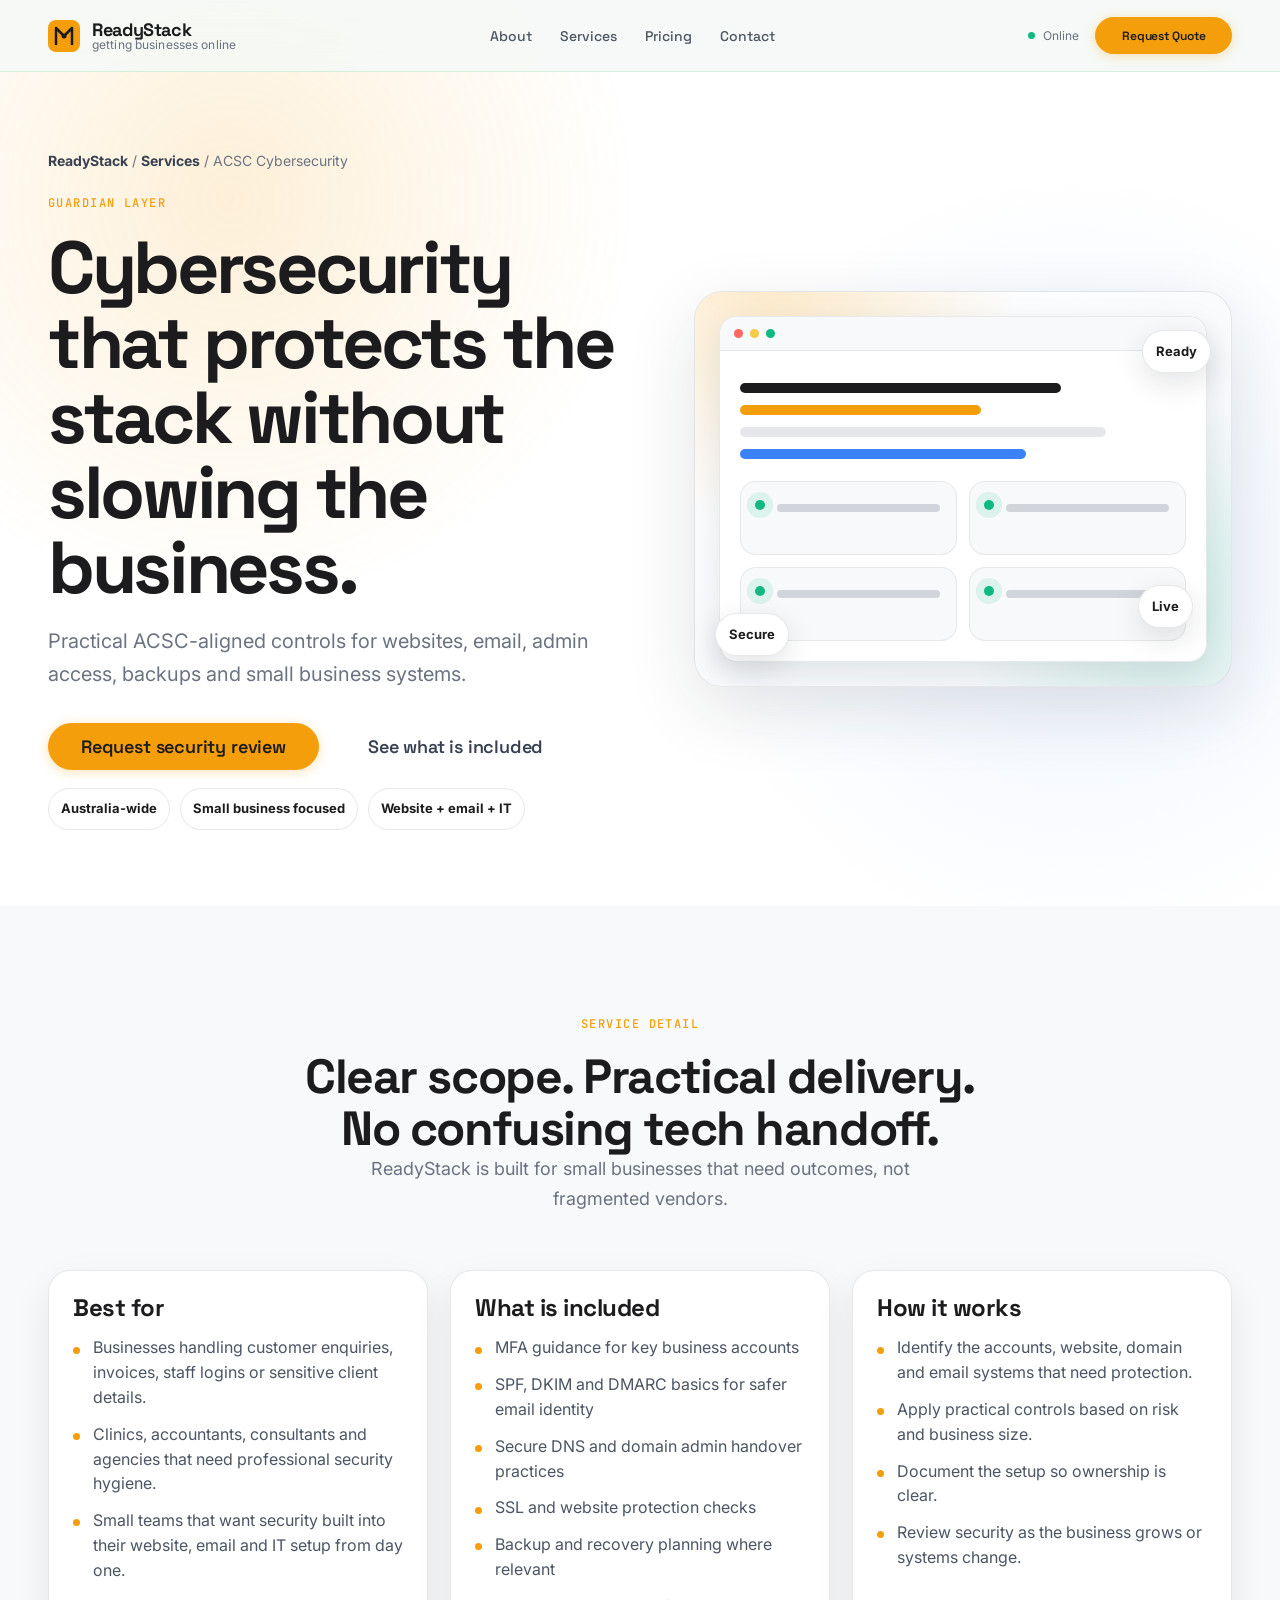
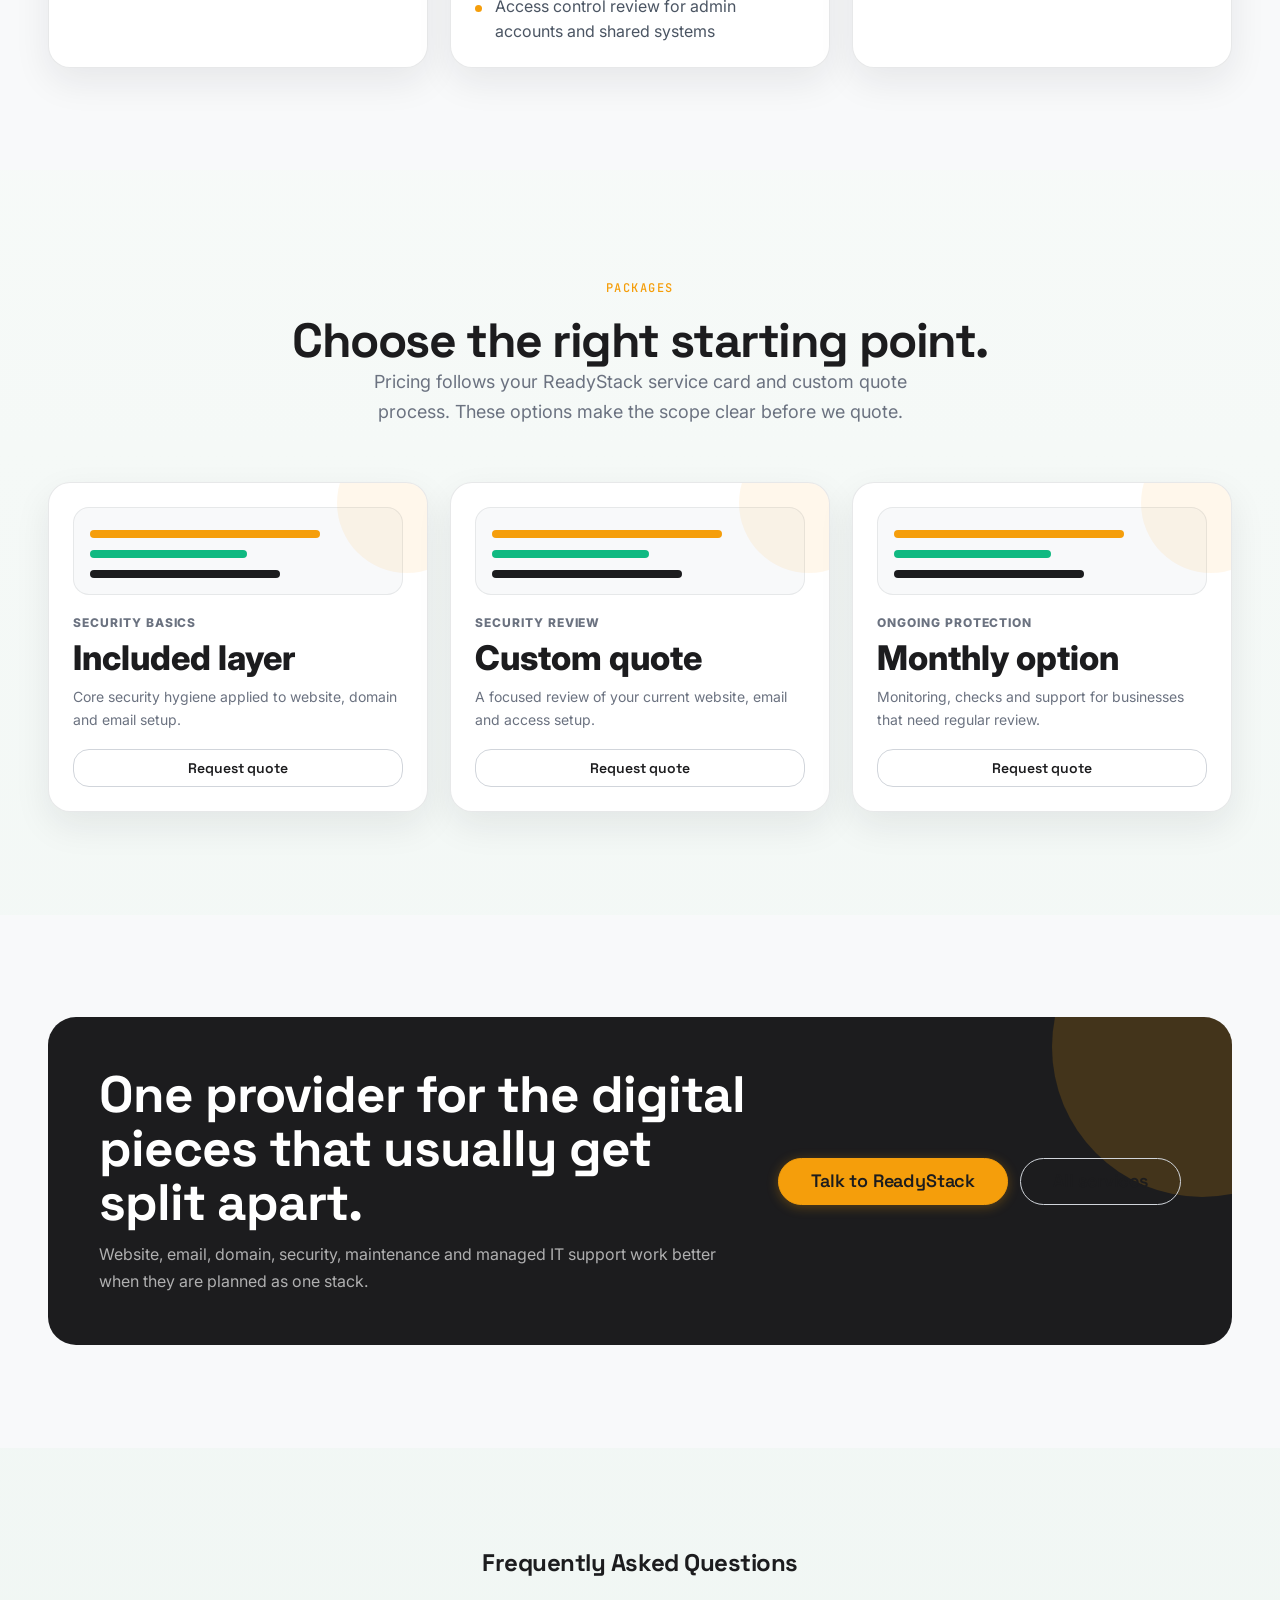
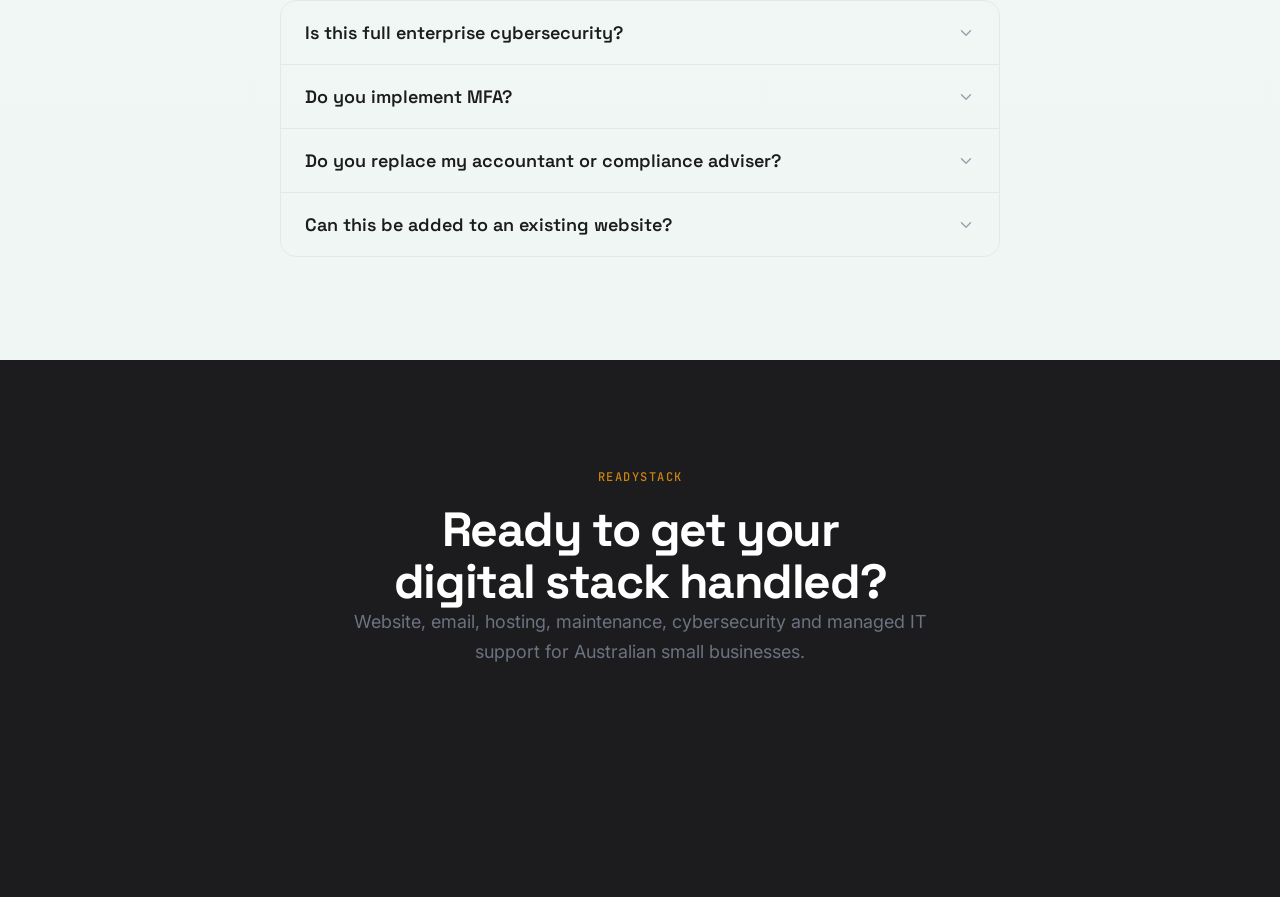
<file: acsc-cybersecurity/index.html>
<!DOCTYPE html>
<html lang="en">
<head>
  <meta charset="UTF-8">
  <meta name="viewport" content="width=device-width, initial-scale=1.0">
  <title>ACSC Cybersecurity for Small Business Australia | ReadyStack</title>
  <meta name="description" content="ReadyStack applies practical ACSC-aligned cybersecurity for Australian small businesses, including MFA guidance, secure DNS, website protection, backups and access control.">
  <meta name="robots" content="index, follow">
  <link rel="canonical" href="https://readystack.com.au/acsc-cybersecurity/">
  <meta property="og:title" content="ACSC Cybersecurity for Small Business Australia | ReadyStack">
  <meta property="og:description" content="ReadyStack applies practical ACSC-aligned cybersecurity for Australian small businesses, including MFA guidance, secure DNS, website protection, backups and access control.">
  <meta property="og:type" content="website">
  <meta property="og:url" content="https://readystack.com.au/acsc-cybersecurity/">
  <meta property="og:image" content="https://readystack.com.au/og-image.jpg">
  <meta name="theme-color" content="#F59E0B">
  <link rel="icon" href="../assets/icons/favicon.png" type="image/png">
  <link rel="preconnect" href="https://fonts.googleapis.com">
  <link rel="preconnect" href="https://fonts.gstatic.com" crossorigin>
  <link href="https://fonts.googleapis.com/css2?family=Space+Grotesk:wght@300;400;500;600;700&family=Inter:wght@300;400;500;600&family=JetBrains+Mono:wght@400;500&display=swap" rel="stylesheet">
  <link rel="stylesheet" href="../css/base.css">
  <link rel="stylesheet" href="../css/layout.css">
  <link rel="stylesheet" href="../css/components.css">
  <link rel="stylesheet" href="../css/animations.css">

  <style>
    .service-page-hero{position:relative;min-height:78svh;display:flex;align-items:center;padding-top:var(--nav-h);background:var(--white);overflow:hidden;}
    .service-page-hero:before{content:"";position:absolute;inset:0;background:radial-gradient(circle at 18% 22%,rgba(245,158,11,.16),transparent 32%),radial-gradient(circle at 84% 62%,rgba(59,130,246,.09),transparent 32%);pointer-events:none;}
    .service-page-grid{position:relative;z-index:1;display:grid;grid-template-columns:1.05fr .95fr;gap:clamp(2rem,4vw,4rem);align-items:center;max-width:var(--container);margin-inline:auto;padding:clamp(3rem,6vw,5rem) var(--gutter);width:100%;}
    .service-breadcrumb{font-size:var(--text-sm);color:var(--charcoal-500);margin-bottom:var(--space-4);}
    .service-breadcrumb a{color:var(--charcoal-700);font-weight:700;}
    .service-page-title{font-size:clamp(2.6rem,1.8rem + 3.8vw,4.6rem);line-height:1.02;letter-spacing:-.045em;color:var(--charcoal-900);font-family:var(--font-display);font-weight:var(--weight-bold);margin-bottom:var(--space-5);}
    .service-page-sub{font-size:var(--text-lg);line-height:1.65;color:var(--charcoal-500);max-width:56ch;margin-bottom:var(--space-8);}
    .page-pill-row{display:flex;flex-wrap:wrap;gap:10px;margin-top:18px}.page-pill{padding:9px 12px;border-radius:999px;background:#fff;border:1px solid rgba(24,29,38,.1);font-size:13px;color:#1C1C1E;font-weight:700;}
    .motion-card{position:relative;min-height:390px;border-radius:28px;background:linear-gradient(145deg,#ffffff,#f4f7fb);border:1px solid rgba(24,29,38,.1);box-shadow:0 22px 70px rgba(24,29,38,.12);padding:24px;overflow:hidden;}
    .motion-card:before{content:"";position:absolute;inset:-40%;background:radial-gradient(circle at 30% 20%,rgba(245,158,11,.22),transparent 28%),radial-gradient(circle at 70% 65%,rgba(16,185,129,.16),transparent 24%);animation:floatGlow 8s ease-in-out infinite alternate;}
    .motion-window{position:relative;z-index:1;background:#fff;border:1px solid rgba(24,29,38,.1);border-radius:18px;box-shadow:0 12px 34px rgba(24,29,38,.1);overflow:hidden;}
    .mock-top{display:flex;gap:7px;align-items:center;padding:12px 14px;background:#F8F9FA;border-bottom:1px solid rgba(24,29,38,.08);}
    .mock-dot{width:9px;height:9px;border-radius:999px;background:#E5E7EB;}.mock-dot:nth-child(1){background:#ff6961}.mock-dot:nth-child(2){background:#f7c948}.mock-dot:nth-child(3){background:#10B981}
    .mock-body{padding:20px;min-height:230px;}
    .mock-line{height:10px;border-radius:999px;background:#E5E7EB;margin:12px 0;width:82%;animation:pulseLine 2.6s ease-in-out infinite;}.mock-line.short{width:54%;background:#F59E0B}.mock-line.dark{width:72%;background:#1C1C1E}.mock-line.green{width:42%;background:#10B981}.mock-line.blue{width:64%;background:#3B82F6}
    .motion-nodes{display:grid;grid-template-columns:repeat(2,1fr);gap:12px;margin-top:22px}.motion-node{height:74px;border-radius:16px;background:#F8F9FA;border:1px solid rgba(24,29,38,.08);position:relative;overflow:hidden}.motion-node:before{content:"";position:absolute;left:14px;top:18px;width:10px;height:10px;border-radius:50%;background:#10B981;box-shadow:0 0 0 8px rgba(16,185,129,.12);animation:pulseDot 2.2s infinite}.motion-node:after{content:"";position:absolute;left:36px;right:16px;top:22px;height:8px;border-radius:999px;background:#D1D5DB;}
    .floating-chip{position:absolute;z-index:2;background:#fff;border:1px solid rgba(24,29,38,.1);border-radius:999px;padding:10px 13px;font-size:13px;font-weight:700;color:#1C1C1E;box-shadow:0 10px 30px rgba(24,29,38,.12);animation:floatChip 4.5s ease-in-out infinite;}.chip-a{left:20px;bottom:30px}.chip-b{right:20px;top:38px;animation-delay:.8s}.chip-c{right:38px;bottom:58px;animation-delay:1.4s}
    .content-grid-3{display:grid;grid-template-columns:repeat(3,minmax(0,1fr));gap:22px;}.info-card{background:#fff;border:1px solid rgba(24,29,38,.1);border-radius:22px;box-shadow:0 14px 36px rgba(24,29,38,.08);padding:24px;}.info-card h3{font-family:var(--font-display);font-size:var(--text-xl);margin-bottom:14px;color:var(--charcoal-900)}.info-card ul{display:grid;gap:12px;color:var(--charcoal-600);line-height:1.55}.info-card li{position:relative;padding-left:20px}.info-card li:before{content:"";position:absolute;left:0;top:.7em;width:7px;height:7px;border-radius:999px;background:var(--amber)}
    .offer-grid{display:grid;grid-template-columns:repeat(3,minmax(0,1fr));gap:22px;margin-top:34px;}.offer-card{position:relative;border-radius:22px;background:#fff;border:1px solid rgba(24,29,38,.1);box-shadow:0 14px 36px rgba(24,29,38,.08);padding:24px;overflow:hidden;}.offer-card:after{content:"";position:absolute;right:-50px;top:-50px;width:140px;height:140px;border-radius:999px;background:rgba(245,158,11,.08)}.offer-kicker{font-size:12px;letter-spacing:.08em;text-transform:uppercase;color:#6B7280;font-weight:800;margin-bottom:8px}.offer-price{font-size:34px;line-height:1;font-weight:800;color:#1C1C1E;margin-bottom:10px}.offer-note{color:#6B7280;font-size:14px;margin-bottom:18px}.mini-graphic{height:88px;border-radius:16px;background:#F8F9FA;border:1px solid rgba(24,29,38,.08);position:relative;overflow:hidden;margin-bottom:18px}.mini-graphic .bar{position:absolute;height:8px;border-radius:999px;background:#F59E0B;left:16px;animation:barGrow 3s ease-in-out infinite}.mini-graphic .bar:nth-child(1){top:22px;width:70%;}.mini-graphic .bar:nth-child(2){top:42px;width:48%;background:#10B981;animation-delay:.4s}.mini-graphic .bar:nth-child(3){top:62px;width:58%;background:#1C1C1E;animation-delay:.8s}
    .service-cta-strip{border-radius:28px;background:var(--charcoal-900);color:#fff;padding:clamp(2rem,4vw,3.5rem);display:grid;grid-template-columns:1.4fr auto;gap:24px;align-items:center;overflow:hidden;position:relative}.service-cta-strip:before{content:"";position:absolute;right:-120px;top:-120px;width:300px;height:300px;border-radius:50%;background:rgba(245,158,11,.18)}.service-cta-strip>*{position:relative;z-index:1}.service-cta-strip h2{font-size:clamp(2rem,1.2rem + 2.5vw,3.4rem);line-height:1.05;color:#fff;margin:0}.service-cta-strip p{color:rgba(255,255,255,.65);margin-top:12px;max-width:62ch}.service-cta-actions{display:flex;gap:12px;flex-wrap:wrap;justify-content:flex-end;}
    @keyframes floatGlow{to{transform:translate3d(30px,20px,0) rotate(8deg)}}@keyframes pulseLine{50%{opacity:.55;transform:scaleX(.94);transform-origin:left}}@keyframes pulseDot{50%{box-shadow:0 0 0 16px rgba(16,185,129,0)}}@keyframes floatChip{50%{transform:translateY(-10px)}}@keyframes barGrow{50%{transform:scaleX(.72);transform-origin:left}}
    @media(max-width:900px){.service-page-grid,.content-grid-3,.offer-grid,.service-cta-strip{grid-template-columns:1fr}.service-cta-actions{justify-content:flex-start}.service-page-hero{min-height:auto}.motion-card{min-height:330px}}
  </style>

  <script type="application/ld+json">{"@context": "https://schema.org", "@type": "ProfessionalService", "name": "ReadyStack", "url": "https://readystack.com.au/acsc-cybersecurity/", "description": "ReadyStack applies practical ACSC-aligned cybersecurity for Australian small businesses, including MFA guidance, secure DNS, website protection, backups and access control.", "areaServed": "AU", "provider": {"@type": "Organization", "name": "ReadyStack", "url": "https://readystack.com.au"}}</script>
  <script type="application/ld+json">{"@context": "https://schema.org", "@type": "FAQPage", "mainEntity": [{"@type": "Question", "name": "Is this full enterprise cybersecurity?", "acceptedAnswer": {"@type": "Answer", "text": "No. It is practical cybersecurity for small businesses, aligned with ACSC principles where appropriate."}}, {"@type": "Question", "name": "Do you implement MFA?", "acceptedAnswer": {"@type": "Answer", "text": "We can guide and configure MFA for supported systems such as email and admin accounts."}}, {"@type": "Question", "name": "Do you replace my accountant or compliance adviser?", "acceptedAnswer": {"@type": "Answer", "text": "No. ReadyStack handles technical setup and security hygiene, not legal or financial advice."}}, {"@type": "Question", "name": "Can this be added to an existing website?", "acceptedAnswer": {"@type": "Answer", "text": "Yes. We can review and improve existing websites, domains and email setups."}}]}</script>
</head>
<body>
<header id="site-header">
  <nav id="nav" role="navigation" aria-label="Primary navigation">
    <div class="nav-inner">
      <a href="../index.html" class="nav-logo" aria-label="ReadyStack home">
        <div class="logo-mark" aria-hidden="true"><svg width="32" height="32" viewBox="0 0 32 32" fill="none"><rect width="32" height="32" rx="8" fill="#F59E0B"/><path d="M8 24V8l8 8 8-8v16" stroke="#1C1C1E" stroke-width="2.5" stroke-linecap="round" stroke-linejoin="round"/><circle cx="16" cy="16" r="2.5" fill="#1C1C1E"/></svg></div>
        <div class="logo-text"><span class="logo-adc">ReadyStack</span><span class="logo-full">getting businesses online</span></div>
      </a>
      <ul class="nav-links" role="list">
        <li><a href="../index.html#about" class="nav-link">About</a></li>
        <li><a href="../index.html#services" class="nav-link">Services</a></li>
        <li><a href="../index.html#pricing" class="nav-link">Pricing</a></li>
        <li><a href="../index.html#contact" class="nav-link">Contact</a></li>
      </ul>
      <div class="nav-actions"><div class="nav-status" title="All systems operational"><span class="status-dot" aria-hidden="true"></span><span class="status-text">Online</span></div><a href="../index.html#contact" class="btn btn-amber btn-sm">Request Quote</a><button class="nav-hamburger" id="nav-toggle" aria-label="Open navigation menu" aria-expanded="false" aria-controls="mobile-menu"><span></span><span></span><span></span></button></div>
    </div>
  </nav>
  <div id="mobile-menu" class="mobile-menu" aria-hidden="true" role="dialog" aria-label="Mobile navigation"><div class="mobile-menu-inner"><nav aria-label="Mobile navigation links"><ul role="list"><li><a href="../index.html#about" class="mobile-link">About</a></li><li><a href="../index.html#services" class="mobile-link">Services</a></li><li><a href="../index.html#pricing" class="mobile-link">Pricing</a></li><li><a href="../index.html#contact" class="mobile-link">Contact</a></li></ul></nav><a href="../index.html#contact" class="btn btn-amber btn-full">Request quote</a></div></div>
</header>
<main>
  <section class="service-page-hero" aria-labelledby="service-heading">
    <div class="service-page-grid">
      <div class="reveal">
        <div class="service-breadcrumb"><a href="../index.html">ReadyStack</a> / <a href="../index.html#services">Services</a> / ACSC Cybersecurity</div>
        <div class="eyebrow">Guardian Layer</div>
        <h1 id="service-heading" class="service-page-title">Cybersecurity that protects the stack without slowing the business.</h1>
        <p class="service-page-sub">Practical ACSC-aligned controls for websites, email, admin access, backups and small business systems.</p>
        <div class="hero-ctas"><a href="../index.html#contact" class="btn btn-amber btn-lg magnetic"><span>Request security review</span></a><a href="#packages" class="btn btn-ghost btn-lg"><span>See what is included</span></a></div>
        <div class="page-pill-row"><span class="page-pill">Australia-wide</span><span class="page-pill">Small business focused</span><span class="page-pill">Website + email + IT</span></div>
      </div>
      <div class="motion-card reveal reveal-delay-1" aria-hidden="true">
        <div class="motion-window"><div class="mock-top"><span class="mock-dot"></span><span class="mock-dot"></span><span class="mock-dot"></span></div><div class="mock-body"><div class="mock-line dark"></div><div class="mock-line short"></div><div class="mock-line"></div><div class="mock-line blue"></div><div class="motion-nodes"><div class="motion-node"></div><div class="motion-node"></div><div class="motion-node"></div><div class="motion-node"></div></div></div></div>
        <span class="floating-chip chip-a">Secure</span><span class="floating-chip chip-b">Ready</span><span class="floating-chip chip-c">Live</span>
      </div>
    </div>
  </section>
  <section class="section section-tinted" aria-labelledby="details-heading"><div class="container"><div class="section-head reveal"><div class="eyebrow">Service Detail</div><h2 id="details-heading" class="section-h2">Clear scope. Practical delivery. No confusing tech handoff.</h2><p class="section-subline">ReadyStack is built for small businesses that need outcomes, not fragmented vendors.</p></div><div class="content-grid-3"><article class="info-card reveal"><h3>Best for</h3><ul><li>Businesses handling customer enquiries, invoices, staff logins or sensitive client details.</li><li>Clinics, accountants, consultants and agencies that need professional security hygiene.</li><li>Small teams that want security built into their website, email and IT setup from day one.</li></ul></article><article class="info-card reveal reveal-delay-1"><h3>What is included</h3><ul><li>MFA guidance for key business accounts</li><li>SPF, DKIM and DMARC basics for safer email identity</li><li>Secure DNS and domain admin handover practices</li><li>SSL and website protection checks</li><li>Backup and recovery planning where relevant</li><li>Access control review for admin accounts and shared systems</li></ul></article><article class="info-card reveal reveal-delay-2"><h3>How it works</h3><ul><li>Identify the accounts, website, domain and email systems that need protection.</li><li>Apply practical controls based on risk and business size.</li><li>Document the setup so ownership is clear.</li><li>Review security as the business grows or systems change.</li></ul></article></div></div></section>
  <section id="packages" class="section" aria-labelledby="packages-heading"><div class="container"><div class="section-head reveal"><div class="eyebrow">Packages</div><h2 id="packages-heading" class="section-h2">Choose the right starting point.</h2><p class="section-subline">Pricing follows your ReadyStack service card and custom quote process. These options make the scope clear before we quote.</p></div><div class="offer-grid"><article class="offer-card reveal"><div class="mini-graphic"><span class="bar"></span><span class="bar"></span><span class="bar"></span></div><div class="offer-kicker">Security Basics</div><div class="offer-price">Included layer</div><p class="offer-note">Core security hygiene applied to website, domain and email setup.</p><a href="../index.html#contact" class="btn btn-outline btn-full">Request quote</a></article><article class="offer-card reveal"><div class="mini-graphic"><span class="bar"></span><span class="bar"></span><span class="bar"></span></div><div class="offer-kicker">Security Review</div><div class="offer-price">Custom quote</div><p class="offer-note">A focused review of your current website, email and access setup.</p><a href="../index.html#contact" class="btn btn-outline btn-full">Request quote</a></article><article class="offer-card reveal"><div class="mini-graphic"><span class="bar"></span><span class="bar"></span><span class="bar"></span></div><div class="offer-kicker">Ongoing Protection</div><div class="offer-price">Monthly option</div><p class="offer-note">Monitoring, checks and support for businesses that need regular review.</p><a href="../index.html#contact" class="btn btn-outline btn-full">Request quote</a></article></div></div></section>
  <section class="section section-tinted" aria-labelledby="why-heading"><div class="container"><div class="service-cta-strip reveal"><div><h2 id="why-heading">One provider for the digital pieces that usually get split apart.</h2><p>Website, email, domain, security, maintenance and managed IT support work better when they are planned as one stack.</p></div><div class="service-cta-actions"><a href="../index.html#contact" class="btn btn-amber btn-lg">Talk to ReadyStack</a><a href="../index.html#services" class="btn btn-outline btn-lg">All services</a></div></div></div></section>
  <section class="section" aria-labelledby="faq-heading"><div class="container"><div class="faq-wrap reveal"><h2 id="faq-heading" class="faq-title">Frequently Asked Questions</h2><div class="faq-list" id="faq-list"><div class="faq-item"><button class="faq-q" aria-expanded="false"><span>Is this full enterprise cybersecurity?</span><svg class="faq-arrow" width="18" height="18" viewBox="0 0 18 18" fill="none" aria-hidden="true"><path d="M4.5 6.75L9 11.25l4.5-4.5" stroke="currentColor" stroke-width="1.5" stroke-linecap="round" stroke-linejoin="round"/></svg></button><div class="faq-a"><p>No. It is practical cybersecurity for small businesses, aligned with ACSC principles where appropriate.</p></div></div><div class="faq-item"><button class="faq-q" aria-expanded="false"><span>Do you implement MFA?</span><svg class="faq-arrow" width="18" height="18" viewBox="0 0 18 18" fill="none" aria-hidden="true"><path d="M4.5 6.75L9 11.25l4.5-4.5" stroke="currentColor" stroke-width="1.5" stroke-linecap="round" stroke-linejoin="round"/></svg></button><div class="faq-a"><p>We can guide and configure MFA for supported systems such as email and admin accounts.</p></div></div><div class="faq-item"><button class="faq-q" aria-expanded="false"><span>Do you replace my accountant or compliance adviser?</span><svg class="faq-arrow" width="18" height="18" viewBox="0 0 18 18" fill="none" aria-hidden="true"><path d="M4.5 6.75L9 11.25l4.5-4.5" stroke="currentColor" stroke-width="1.5" stroke-linecap="round" stroke-linejoin="round"/></svg></button><div class="faq-a"><p>No. ReadyStack handles technical setup and security hygiene, not legal or financial advice.</p></div></div><div class="faq-item"><button class="faq-q" aria-expanded="false"><span>Can this be added to an existing website?</span><svg class="faq-arrow" width="18" height="18" viewBox="0 0 18 18" fill="none" aria-hidden="true"><path d="M4.5 6.75L9 11.25l4.5-4.5" stroke="currentColor" stroke-width="1.5" stroke-linecap="round" stroke-linejoin="round"/></svg></button><div class="faq-a"><p>Yes. We can review and improve existing websites, domains and email setups.</p></div></div></div></div></div></section>
</main>
<footer class="section section-dark" aria-label="ReadyStack footer"><div class="container"><div class="section-head reveal"><div class="eyebrow eyebrow-light">ReadyStack</div><h2 class="section-h2 section-h2-light">Ready to get your digital stack handled?</h2><p class="section-subline">Website, email, hosting, maintenance, cybersecurity and managed IT support for Australian small businesses.</p><div class="hero-ctas" style="justify-content:center; margin-top:24px;"><a href="../index.html#contact" class="btn btn-amber btn-lg">Request a quote</a><a href="../index.html#services" class="btn btn-ghost btn-lg">View all services</a></div></div></div></footer>
<script src="../js/main.js" defer></script>
<script src="../js/animations.js" defer></script>
</body>
</html>
</file>
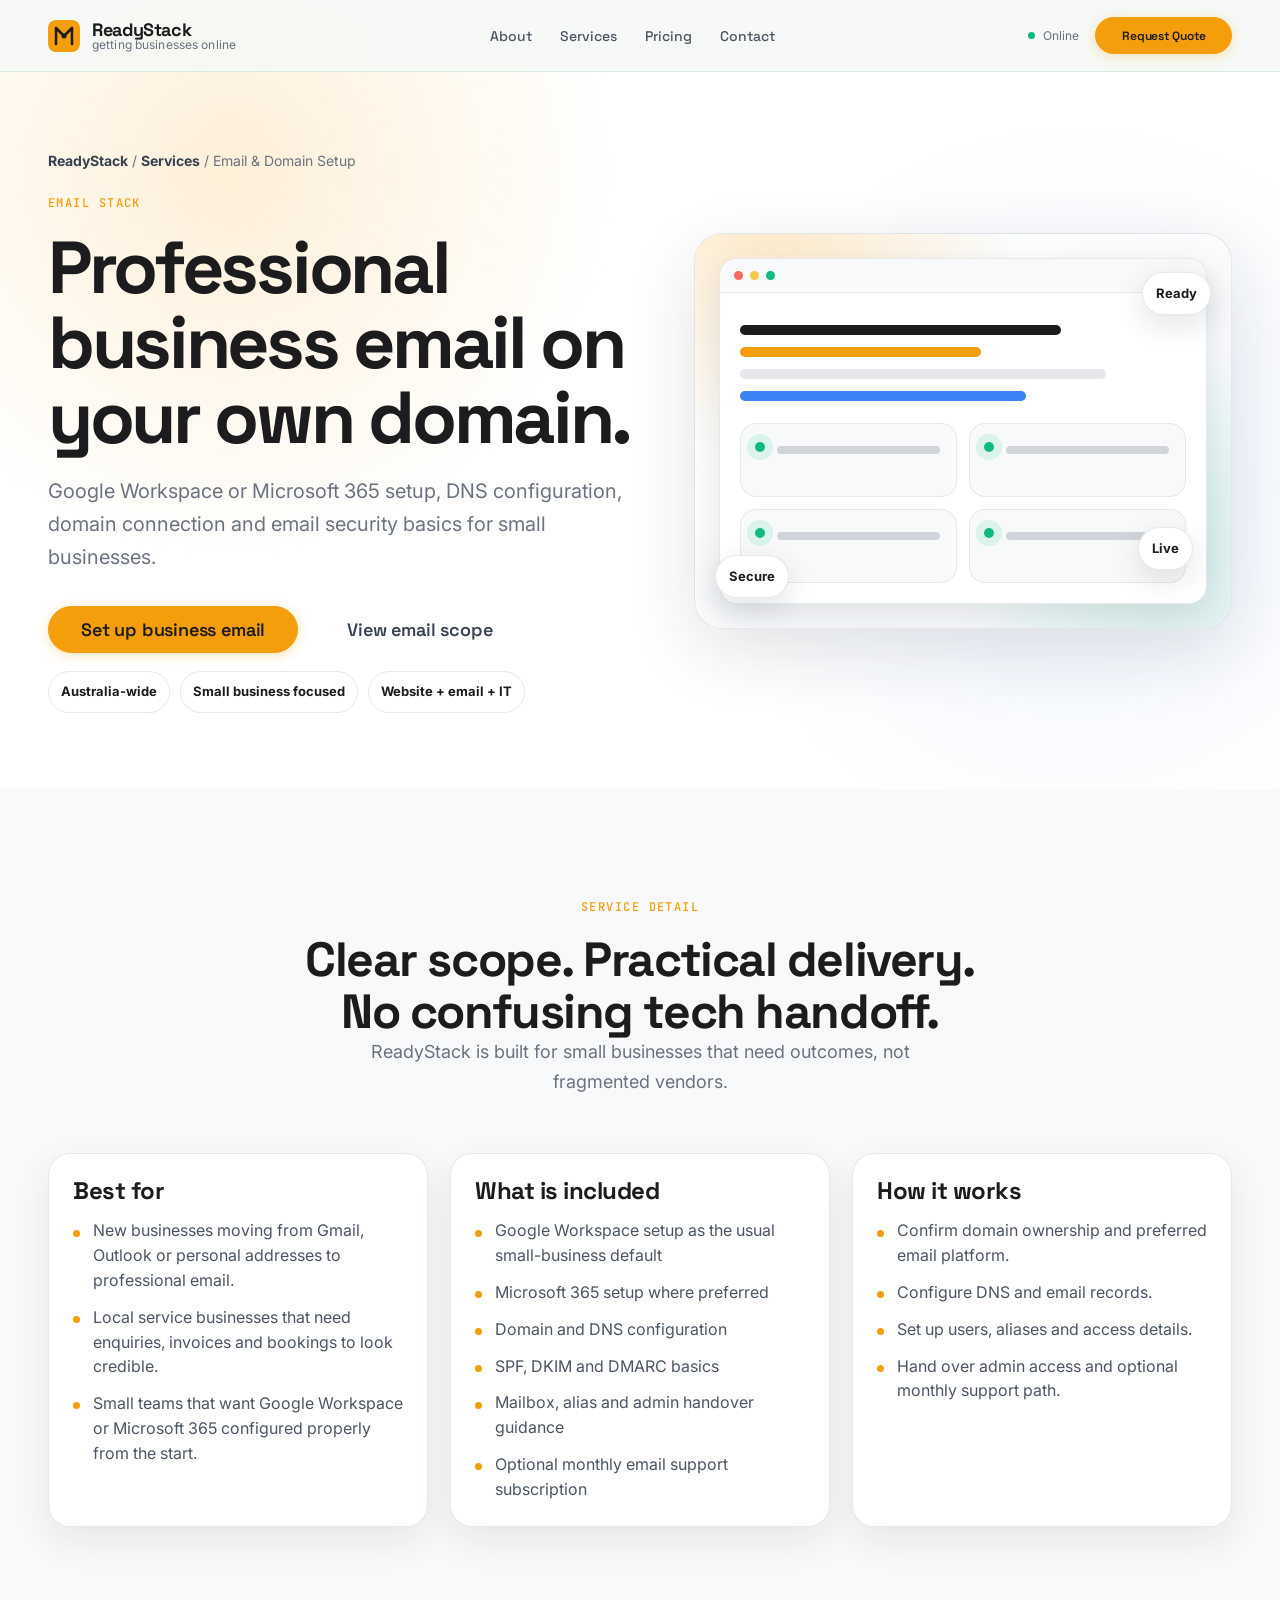
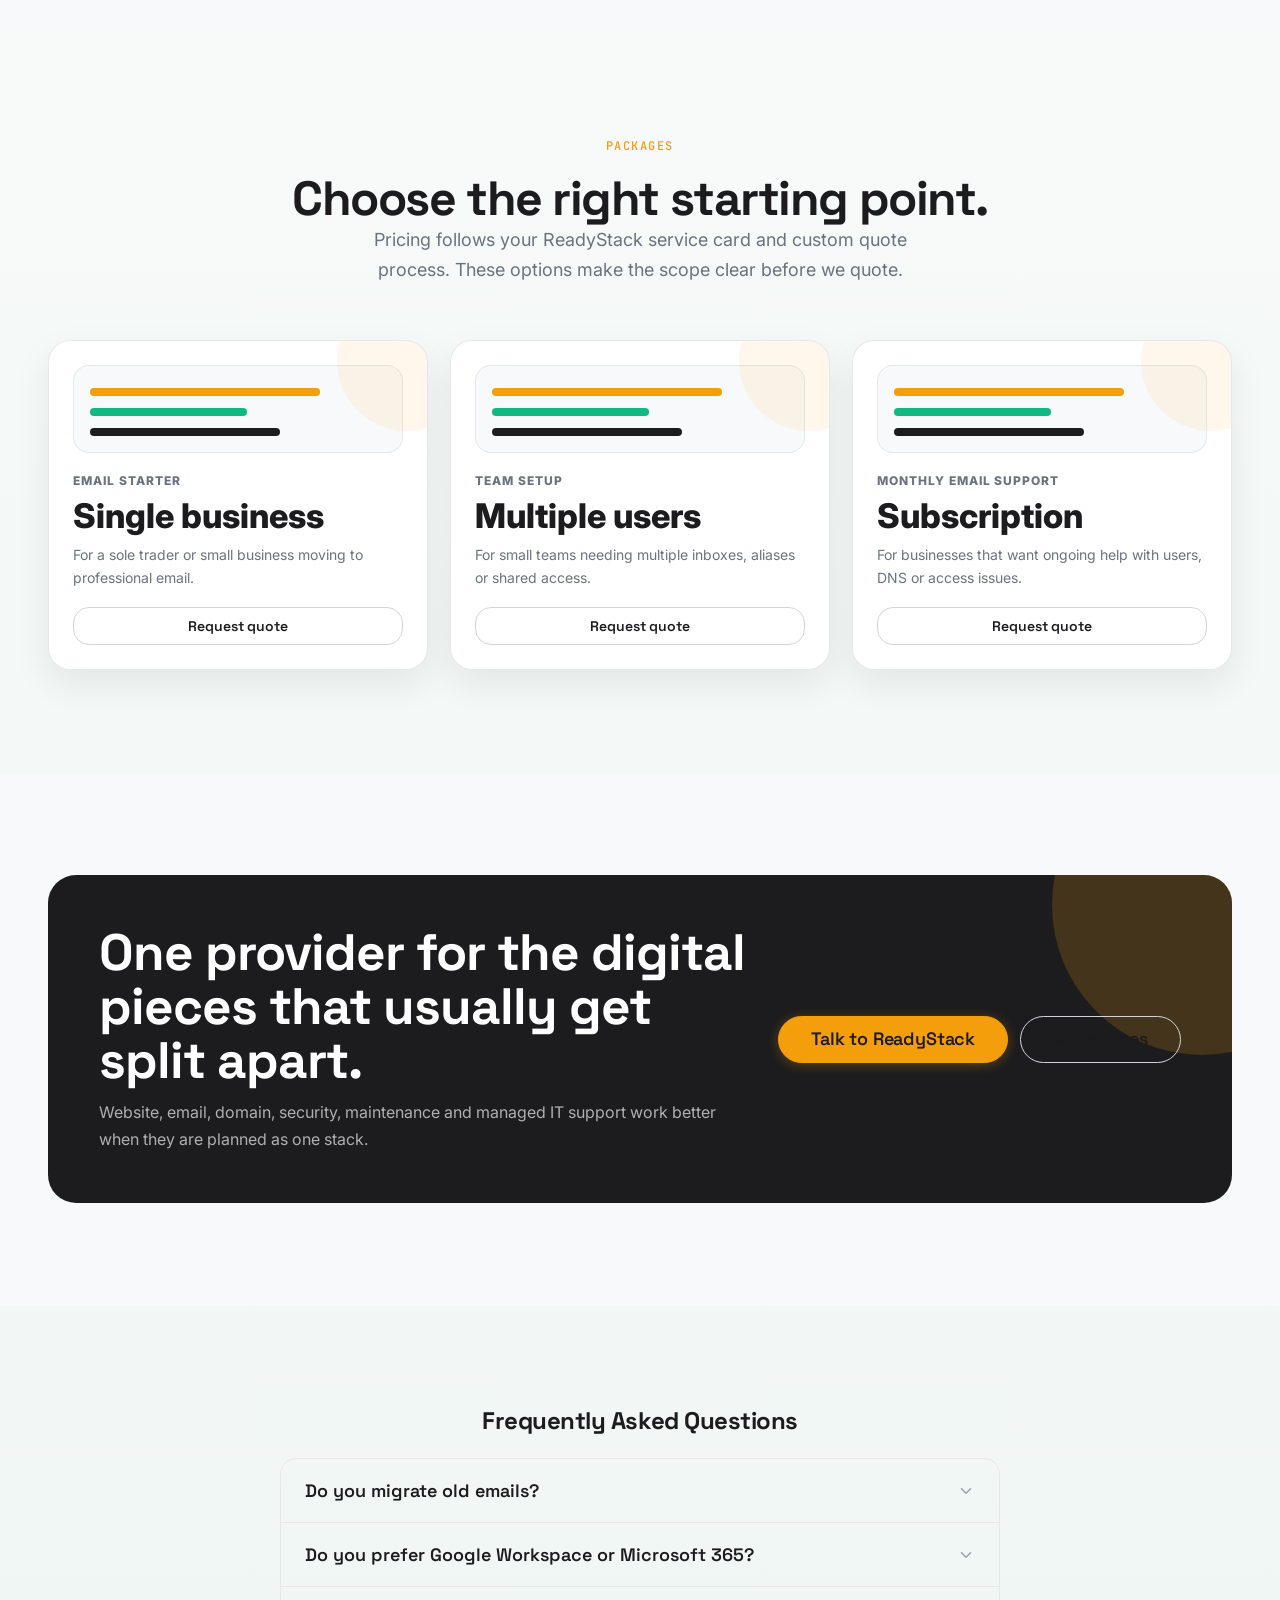
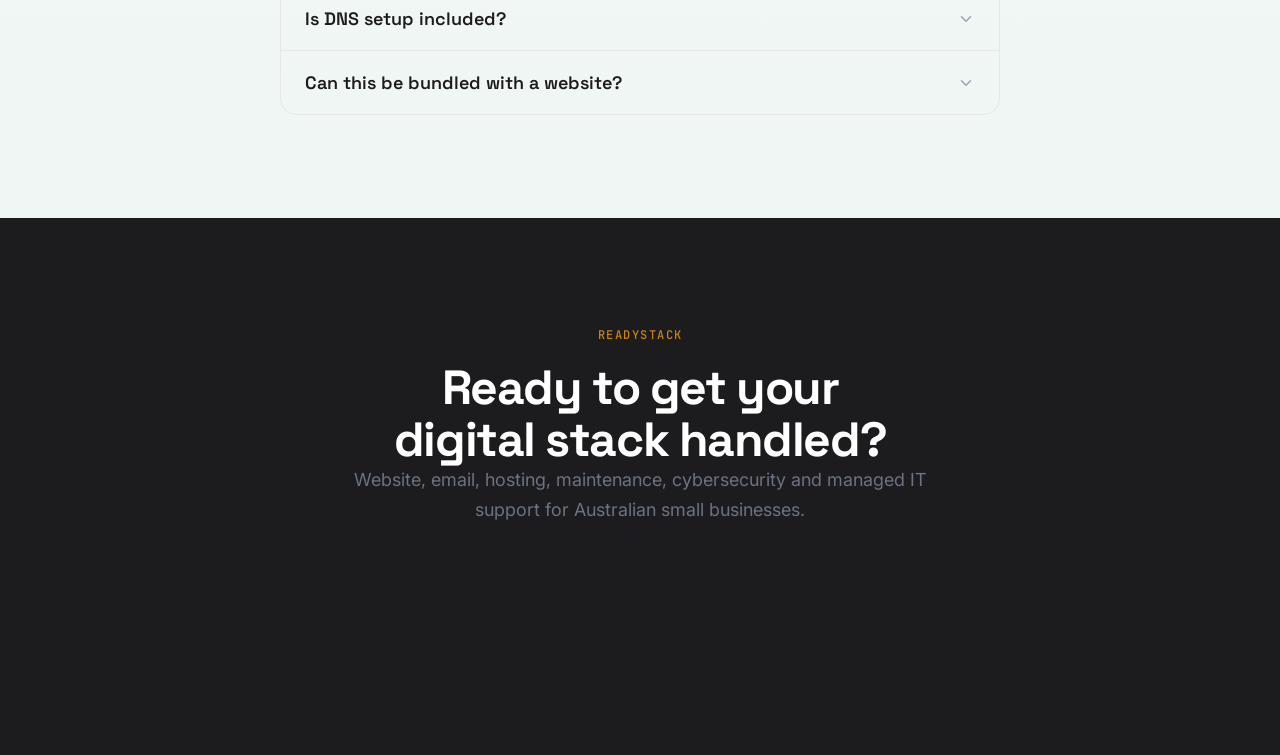
<file: email-domain-setup/index.html>
<!DOCTYPE html>
<html lang="en">
<head>
  <meta charset="UTF-8">
  <meta name="viewport" content="width=device-width, initial-scale=1.0">
  <title>Business Email & Domain Setup Australia | ReadyStack</title>
  <meta name="description" content="ReadyStack sets up professional business email and domains for Australian small businesses using Google Workspace or Microsoft 365 with DNS, SPF, DKIM and DMARC basics.">
  <meta name="robots" content="index, follow">
  <link rel="canonical" href="https://readystack.com.au/email-domain-setup/">
  <meta property="og:title" content="Business Email & Domain Setup Australia | ReadyStack">
  <meta property="og:description" content="ReadyStack sets up professional business email and domains for Australian small businesses using Google Workspace or Microsoft 365 with DNS, SPF, DKIM and DMARC basics.">
  <meta property="og:type" content="website">
  <meta property="og:url" content="https://readystack.com.au/email-domain-setup/">
  <meta property="og:image" content="https://readystack.com.au/og-image.jpg">
  <meta name="theme-color" content="#F59E0B">
  <link rel="icon" href="../assets/icons/favicon.png" type="image/png">
  <link rel="preconnect" href="https://fonts.googleapis.com">
  <link rel="preconnect" href="https://fonts.gstatic.com" crossorigin>
  <link href="https://fonts.googleapis.com/css2?family=Space+Grotesk:wght@300;400;500;600;700&family=Inter:wght@300;400;500;600&family=JetBrains+Mono:wght@400;500&display=swap" rel="stylesheet">
  <link rel="stylesheet" href="../css/base.css">
  <link rel="stylesheet" href="../css/layout.css">
  <link rel="stylesheet" href="../css/components.css">
  <link rel="stylesheet" href="../css/animations.css">

  <style>
    .service-page-hero{position:relative;min-height:78svh;display:flex;align-items:center;padding-top:var(--nav-h);background:var(--white);overflow:hidden;}
    .service-page-hero:before{content:"";position:absolute;inset:0;background:radial-gradient(circle at 18% 22%,rgba(245,158,11,.16),transparent 32%),radial-gradient(circle at 84% 62%,rgba(59,130,246,.09),transparent 32%);pointer-events:none;}
    .service-page-grid{position:relative;z-index:1;display:grid;grid-template-columns:1.05fr .95fr;gap:clamp(2rem,4vw,4rem);align-items:center;max-width:var(--container);margin-inline:auto;padding:clamp(3rem,6vw,5rem) var(--gutter);width:100%;}
    .service-breadcrumb{font-size:var(--text-sm);color:var(--charcoal-500);margin-bottom:var(--space-4);}
    .service-breadcrumb a{color:var(--charcoal-700);font-weight:700;}
    .service-page-title{font-size:clamp(2.6rem,1.8rem + 3.8vw,4.6rem);line-height:1.02;letter-spacing:-.045em;color:var(--charcoal-900);font-family:var(--font-display);font-weight:var(--weight-bold);margin-bottom:var(--space-5);}
    .service-page-sub{font-size:var(--text-lg);line-height:1.65;color:var(--charcoal-500);max-width:56ch;margin-bottom:var(--space-8);}
    .page-pill-row{display:flex;flex-wrap:wrap;gap:10px;margin-top:18px}.page-pill{padding:9px 12px;border-radius:999px;background:#fff;border:1px solid rgba(24,29,38,.1);font-size:13px;color:#1C1C1E;font-weight:700;}
    .motion-card{position:relative;min-height:390px;border-radius:28px;background:linear-gradient(145deg,#ffffff,#f4f7fb);border:1px solid rgba(24,29,38,.1);box-shadow:0 22px 70px rgba(24,29,38,.12);padding:24px;overflow:hidden;}
    .motion-card:before{content:"";position:absolute;inset:-40%;background:radial-gradient(circle at 30% 20%,rgba(245,158,11,.22),transparent 28%),radial-gradient(circle at 70% 65%,rgba(16,185,129,.16),transparent 24%);animation:floatGlow 8s ease-in-out infinite alternate;}
    .motion-window{position:relative;z-index:1;background:#fff;border:1px solid rgba(24,29,38,.1);border-radius:18px;box-shadow:0 12px 34px rgba(24,29,38,.1);overflow:hidden;}
    .mock-top{display:flex;gap:7px;align-items:center;padding:12px 14px;background:#F8F9FA;border-bottom:1px solid rgba(24,29,38,.08);}
    .mock-dot{width:9px;height:9px;border-radius:999px;background:#E5E7EB;}.mock-dot:nth-child(1){background:#ff6961}.mock-dot:nth-child(2){background:#f7c948}.mock-dot:nth-child(3){background:#10B981}
    .mock-body{padding:20px;min-height:230px;}
    .mock-line{height:10px;border-radius:999px;background:#E5E7EB;margin:12px 0;width:82%;animation:pulseLine 2.6s ease-in-out infinite;}.mock-line.short{width:54%;background:#F59E0B}.mock-line.dark{width:72%;background:#1C1C1E}.mock-line.green{width:42%;background:#10B981}.mock-line.blue{width:64%;background:#3B82F6}
    .motion-nodes{display:grid;grid-template-columns:repeat(2,1fr);gap:12px;margin-top:22px}.motion-node{height:74px;border-radius:16px;background:#F8F9FA;border:1px solid rgba(24,29,38,.08);position:relative;overflow:hidden}.motion-node:before{content:"";position:absolute;left:14px;top:18px;width:10px;height:10px;border-radius:50%;background:#10B981;box-shadow:0 0 0 8px rgba(16,185,129,.12);animation:pulseDot 2.2s infinite}.motion-node:after{content:"";position:absolute;left:36px;right:16px;top:22px;height:8px;border-radius:999px;background:#D1D5DB;}
    .floating-chip{position:absolute;z-index:2;background:#fff;border:1px solid rgba(24,29,38,.1);border-radius:999px;padding:10px 13px;font-size:13px;font-weight:700;color:#1C1C1E;box-shadow:0 10px 30px rgba(24,29,38,.12);animation:floatChip 4.5s ease-in-out infinite;}.chip-a{left:20px;bottom:30px}.chip-b{right:20px;top:38px;animation-delay:.8s}.chip-c{right:38px;bottom:58px;animation-delay:1.4s}
    .content-grid-3{display:grid;grid-template-columns:repeat(3,minmax(0,1fr));gap:22px;}.info-card{background:#fff;border:1px solid rgba(24,29,38,.1);border-radius:22px;box-shadow:0 14px 36px rgba(24,29,38,.08);padding:24px;}.info-card h3{font-family:var(--font-display);font-size:var(--text-xl);margin-bottom:14px;color:var(--charcoal-900)}.info-card ul{display:grid;gap:12px;color:var(--charcoal-600);line-height:1.55}.info-card li{position:relative;padding-left:20px}.info-card li:before{content:"";position:absolute;left:0;top:.7em;width:7px;height:7px;border-radius:999px;background:var(--amber)}
    .offer-grid{display:grid;grid-template-columns:repeat(3,minmax(0,1fr));gap:22px;margin-top:34px;}.offer-card{position:relative;border-radius:22px;background:#fff;border:1px solid rgba(24,29,38,.1);box-shadow:0 14px 36px rgba(24,29,38,.08);padding:24px;overflow:hidden;}.offer-card:after{content:"";position:absolute;right:-50px;top:-50px;width:140px;height:140px;border-radius:999px;background:rgba(245,158,11,.08)}.offer-kicker{font-size:12px;letter-spacing:.08em;text-transform:uppercase;color:#6B7280;font-weight:800;margin-bottom:8px}.offer-price{font-size:34px;line-height:1;font-weight:800;color:#1C1C1E;margin-bottom:10px}.offer-note{color:#6B7280;font-size:14px;margin-bottom:18px}.mini-graphic{height:88px;border-radius:16px;background:#F8F9FA;border:1px solid rgba(24,29,38,.08);position:relative;overflow:hidden;margin-bottom:18px}.mini-graphic .bar{position:absolute;height:8px;border-radius:999px;background:#F59E0B;left:16px;animation:barGrow 3s ease-in-out infinite}.mini-graphic .bar:nth-child(1){top:22px;width:70%;}.mini-graphic .bar:nth-child(2){top:42px;width:48%;background:#10B981;animation-delay:.4s}.mini-graphic .bar:nth-child(3){top:62px;width:58%;background:#1C1C1E;animation-delay:.8s}
    .service-cta-strip{border-radius:28px;background:var(--charcoal-900);color:#fff;padding:clamp(2rem,4vw,3.5rem);display:grid;grid-template-columns:1.4fr auto;gap:24px;align-items:center;overflow:hidden;position:relative}.service-cta-strip:before{content:"";position:absolute;right:-120px;top:-120px;width:300px;height:300px;border-radius:50%;background:rgba(245,158,11,.18)}.service-cta-strip>*{position:relative;z-index:1}.service-cta-strip h2{font-size:clamp(2rem,1.2rem + 2.5vw,3.4rem);line-height:1.05;color:#fff;margin:0}.service-cta-strip p{color:rgba(255,255,255,.65);margin-top:12px;max-width:62ch}.service-cta-actions{display:flex;gap:12px;flex-wrap:wrap;justify-content:flex-end;}
    @keyframes floatGlow{to{transform:translate3d(30px,20px,0) rotate(8deg)}}@keyframes pulseLine{50%{opacity:.55;transform:scaleX(.94);transform-origin:left}}@keyframes pulseDot{50%{box-shadow:0 0 0 16px rgba(16,185,129,0)}}@keyframes floatChip{50%{transform:translateY(-10px)}}@keyframes barGrow{50%{transform:scaleX(.72);transform-origin:left}}
    @media(max-width:900px){.service-page-grid,.content-grid-3,.offer-grid,.service-cta-strip{grid-template-columns:1fr}.service-cta-actions{justify-content:flex-start}.service-page-hero{min-height:auto}.motion-card{min-height:330px}}
  </style>

  <script type="application/ld+json">{"@context": "https://schema.org", "@type": "ProfessionalService", "name": "ReadyStack", "url": "https://readystack.com.au/email-domain-setup/", "description": "ReadyStack sets up professional business email and domains for Australian small businesses using Google Workspace or Microsoft 365 with DNS, SPF, DKIM and DMARC basics.", "areaServed": "AU", "provider": {"@type": "Organization", "name": "ReadyStack", "url": "https://readystack.com.au"}}</script>
  <script type="application/ld+json">{"@context": "https://schema.org", "@type": "FAQPage", "mainEntity": [{"@type": "Question", "name": "Do you migrate old emails?", "acceptedAnswer": {"@type": "Answer", "text": "No. Migration from old email accounts is not included in the standard setup."}}, {"@type": "Question", "name": "Do you prefer Google Workspace or Microsoft 365?", "acceptedAnswer": {"@type": "Answer", "text": "Most small businesses prefer Google Workspace, but Microsoft 365 is available depending on preference."}}, {"@type": "Question", "name": "Is DNS setup included?", "acceptedAnswer": {"@type": "Answer", "text": "Yes. DNS records are included as part of the email/domain setup."}}, {"@type": "Question", "name": "Can this be bundled with a website?", "acceptedAnswer": {"@type": "Answer", "text": "Yes. Email and domain setup pairs well with website design, hosting and maintenance."}}]}</script>
</head>
<body>
<header id="site-header">
  <nav id="nav" role="navigation" aria-label="Primary navigation">
    <div class="nav-inner">
      <a href="../index.html" class="nav-logo" aria-label="ReadyStack home">
        <div class="logo-mark" aria-hidden="true"><svg width="32" height="32" viewBox="0 0 32 32" fill="none"><rect width="32" height="32" rx="8" fill="#F59E0B"/><path d="M8 24V8l8 8 8-8v16" stroke="#1C1C1E" stroke-width="2.5" stroke-linecap="round" stroke-linejoin="round"/><circle cx="16" cy="16" r="2.5" fill="#1C1C1E"/></svg></div>
        <div class="logo-text"><span class="logo-adc">ReadyStack</span><span class="logo-full">getting businesses online</span></div>
      </a>
      <ul class="nav-links" role="list">
        <li><a href="../index.html#about" class="nav-link">About</a></li>
        <li><a href="../index.html#services" class="nav-link">Services</a></li>
        <li><a href="../index.html#pricing" class="nav-link">Pricing</a></li>
        <li><a href="../index.html#contact" class="nav-link">Contact</a></li>
      </ul>
      <div class="nav-actions"><div class="nav-status" title="All systems operational"><span class="status-dot" aria-hidden="true"></span><span class="status-text">Online</span></div><a href="../index.html#contact" class="btn btn-amber btn-sm">Request Quote</a><button class="nav-hamburger" id="nav-toggle" aria-label="Open navigation menu" aria-expanded="false" aria-controls="mobile-menu"><span></span><span></span><span></span></button></div>
    </div>
  </nav>
  <div id="mobile-menu" class="mobile-menu" aria-hidden="true" role="dialog" aria-label="Mobile navigation"><div class="mobile-menu-inner"><nav aria-label="Mobile navigation links"><ul role="list"><li><a href="../index.html#about" class="mobile-link">About</a></li><li><a href="../index.html#services" class="mobile-link">Services</a></li><li><a href="../index.html#pricing" class="mobile-link">Pricing</a></li><li><a href="../index.html#contact" class="mobile-link">Contact</a></li></ul></nav><a href="../index.html#contact" class="btn btn-amber btn-full">Request quote</a></div></div>
</header>
<main>
  <section class="service-page-hero" aria-labelledby="service-heading">
    <div class="service-page-grid">
      <div class="reveal">
        <div class="service-breadcrumb"><a href="../index.html">ReadyStack</a> / <a href="../index.html#services">Services</a> / Email & Domain Setup</div>
        <div class="eyebrow">Email Stack</div>
        <h1 id="service-heading" class="service-page-title">Professional business email on your own domain.</h1>
        <p class="service-page-sub">Google Workspace or Microsoft 365 setup, DNS configuration, domain connection and email security basics for small businesses.</p>
        <div class="hero-ctas"><a href="../index.html#contact" class="btn btn-amber btn-lg magnetic"><span>Set up business email</span></a><a href="#packages" class="btn btn-ghost btn-lg"><span>View email scope</span></a></div>
        <div class="page-pill-row"><span class="page-pill">Australia-wide</span><span class="page-pill">Small business focused</span><span class="page-pill">Website + email + IT</span></div>
      </div>
      <div class="motion-card reveal reveal-delay-1" aria-hidden="true">
        <div class="motion-window"><div class="mock-top"><span class="mock-dot"></span><span class="mock-dot"></span><span class="mock-dot"></span></div><div class="mock-body"><div class="mock-line dark"></div><div class="mock-line short"></div><div class="mock-line"></div><div class="mock-line blue"></div><div class="motion-nodes"><div class="motion-node"></div><div class="motion-node"></div><div class="motion-node"></div><div class="motion-node"></div></div></div></div>
        <span class="floating-chip chip-a">Secure</span><span class="floating-chip chip-b">Ready</span><span class="floating-chip chip-c">Live</span>
      </div>
    </div>
  </section>
  <section class="section section-tinted" aria-labelledby="details-heading"><div class="container"><div class="section-head reveal"><div class="eyebrow">Service Detail</div><h2 id="details-heading" class="section-h2">Clear scope. Practical delivery. No confusing tech handoff.</h2><p class="section-subline">ReadyStack is built for small businesses that need outcomes, not fragmented vendors.</p></div><div class="content-grid-3"><article class="info-card reveal"><h3>Best for</h3><ul><li>New businesses moving from Gmail, Outlook or personal addresses to professional email.</li><li>Local service businesses that need enquiries, invoices and bookings to look credible.</li><li>Small teams that want Google Workspace or Microsoft 365 configured properly from the start.</li></ul></article><article class="info-card reveal reveal-delay-1"><h3>What is included</h3><ul><li>Google Workspace setup as the usual small-business default</li><li>Microsoft 365 setup where preferred</li><li>Domain and DNS configuration</li><li>SPF, DKIM and DMARC basics</li><li>Mailbox, alias and admin handover guidance</li><li>Optional monthly email support subscription</li></ul></article><article class="info-card reveal reveal-delay-2"><h3>How it works</h3><ul><li>Confirm domain ownership and preferred email platform.</li><li>Configure DNS and email records.</li><li>Set up users, aliases and access details.</li><li>Hand over admin access and optional monthly support path.</li></ul></article></div></div></section>
  <section id="packages" class="section" aria-labelledby="packages-heading"><div class="container"><div class="section-head reveal"><div class="eyebrow">Packages</div><h2 id="packages-heading" class="section-h2">Choose the right starting point.</h2><p class="section-subline">Pricing follows your ReadyStack service card and custom quote process. These options make the scope clear before we quote.</p></div><div class="offer-grid"><article class="offer-card reveal"><div class="mini-graphic"><span class="bar"></span><span class="bar"></span><span class="bar"></span></div><div class="offer-kicker">Email Starter</div><div class="offer-price">Single business</div><p class="offer-note">For a sole trader or small business moving to professional email.</p><a href="../index.html#contact" class="btn btn-outline btn-full">Request quote</a></article><article class="offer-card reveal"><div class="mini-graphic"><span class="bar"></span><span class="bar"></span><span class="bar"></span></div><div class="offer-kicker">Team Setup</div><div class="offer-price">Multiple users</div><p class="offer-note">For small teams needing multiple inboxes, aliases or shared access.</p><a href="../index.html#contact" class="btn btn-outline btn-full">Request quote</a></article><article class="offer-card reveal"><div class="mini-graphic"><span class="bar"></span><span class="bar"></span><span class="bar"></span></div><div class="offer-kicker">Monthly Email Support</div><div class="offer-price">Subscription</div><p class="offer-note">For businesses that want ongoing help with users, DNS or access issues.</p><a href="../index.html#contact" class="btn btn-outline btn-full">Request quote</a></article></div></div></section>
  <section class="section section-tinted" aria-labelledby="why-heading"><div class="container"><div class="service-cta-strip reveal"><div><h2 id="why-heading">One provider for the digital pieces that usually get split apart.</h2><p>Website, email, domain, security, maintenance and managed IT support work better when they are planned as one stack.</p></div><div class="service-cta-actions"><a href="../index.html#contact" class="btn btn-amber btn-lg">Talk to ReadyStack</a><a href="../index.html#services" class="btn btn-outline btn-lg">All services</a></div></div></div></section>
  <section class="section" aria-labelledby="faq-heading"><div class="container"><div class="faq-wrap reveal"><h2 id="faq-heading" class="faq-title">Frequently Asked Questions</h2><div class="faq-list" id="faq-list"><div class="faq-item"><button class="faq-q" aria-expanded="false"><span>Do you migrate old emails?</span><svg class="faq-arrow" width="18" height="18" viewBox="0 0 18 18" fill="none" aria-hidden="true"><path d="M4.5 6.75L9 11.25l4.5-4.5" stroke="currentColor" stroke-width="1.5" stroke-linecap="round" stroke-linejoin="round"/></svg></button><div class="faq-a"><p>No. Migration from old email accounts is not included in the standard setup.</p></div></div><div class="faq-item"><button class="faq-q" aria-expanded="false"><span>Do you prefer Google Workspace or Microsoft 365?</span><svg class="faq-arrow" width="18" height="18" viewBox="0 0 18 18" fill="none" aria-hidden="true"><path d="M4.5 6.75L9 11.25l4.5-4.5" stroke="currentColor" stroke-width="1.5" stroke-linecap="round" stroke-linejoin="round"/></svg></button><div class="faq-a"><p>Most small businesses prefer Google Workspace, but Microsoft 365 is available depending on preference.</p></div></div><div class="faq-item"><button class="faq-q" aria-expanded="false"><span>Is DNS setup included?</span><svg class="faq-arrow" width="18" height="18" viewBox="0 0 18 18" fill="none" aria-hidden="true"><path d="M4.5 6.75L9 11.25l4.5-4.5" stroke="currentColor" stroke-width="1.5" stroke-linecap="round" stroke-linejoin="round"/></svg></button><div class="faq-a"><p>Yes. DNS records are included as part of the email/domain setup.</p></div></div><div class="faq-item"><button class="faq-q" aria-expanded="false"><span>Can this be bundled with a website?</span><svg class="faq-arrow" width="18" height="18" viewBox="0 0 18 18" fill="none" aria-hidden="true"><path d="M4.5 6.75L9 11.25l4.5-4.5" stroke="currentColor" stroke-width="1.5" stroke-linecap="round" stroke-linejoin="round"/></svg></button><div class="faq-a"><p>Yes. Email and domain setup pairs well with website design, hosting and maintenance.</p></div></div></div></div></div></section>
</main>
<footer class="section section-dark" aria-label="ReadyStack footer"><div class="container"><div class="section-head reveal"><div class="eyebrow eyebrow-light">ReadyStack</div><h2 class="section-h2 section-h2-light">Ready to get your digital stack handled?</h2><p class="section-subline">Website, email, hosting, maintenance, cybersecurity and managed IT support for Australian small businesses.</p><div class="hero-ctas" style="justify-content:center; margin-top:24px;"><a href="../index.html#contact" class="btn btn-amber btn-lg">Request a quote</a><a href="../index.html#services" class="btn btn-ghost btn-lg">View all services</a></div></div></div></footer>
<script src="../js/main.js" defer></script>
<script src="../js/animations.js" defer></script>
</body>
</html>
</file>
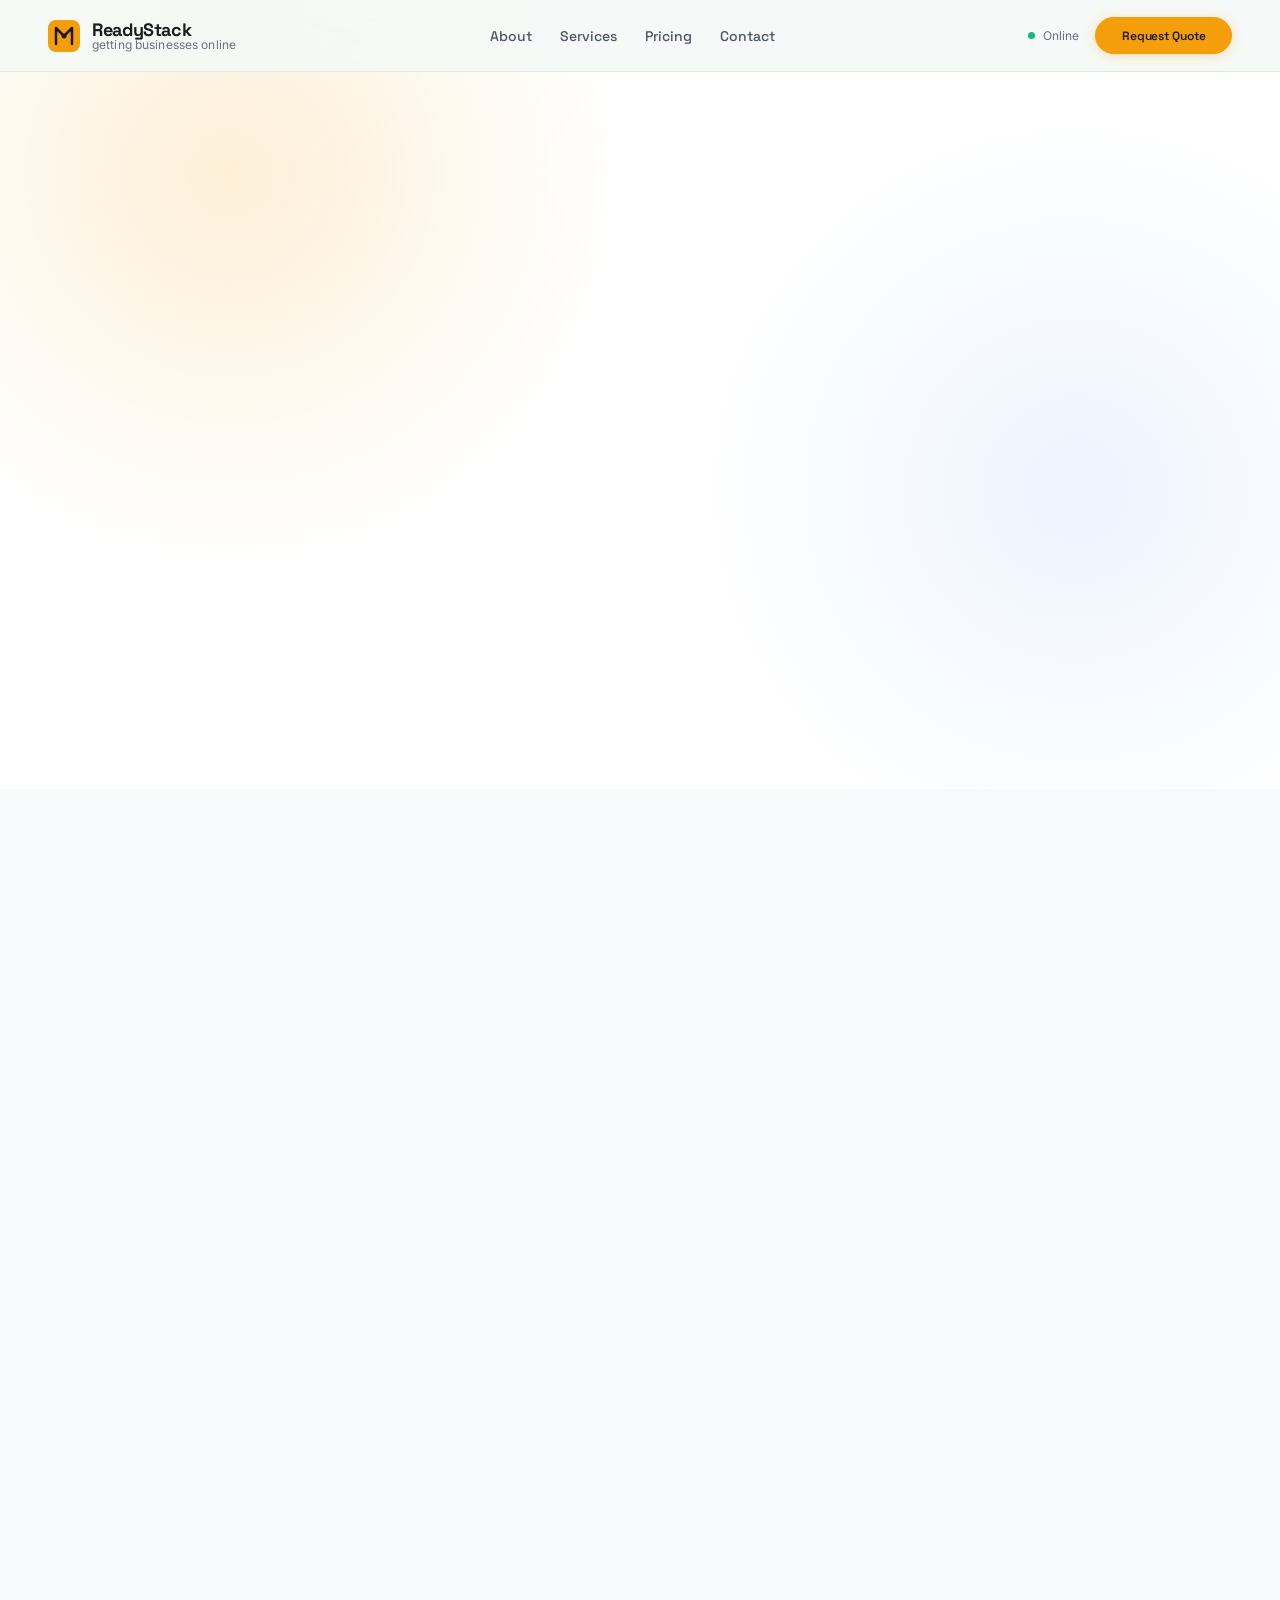
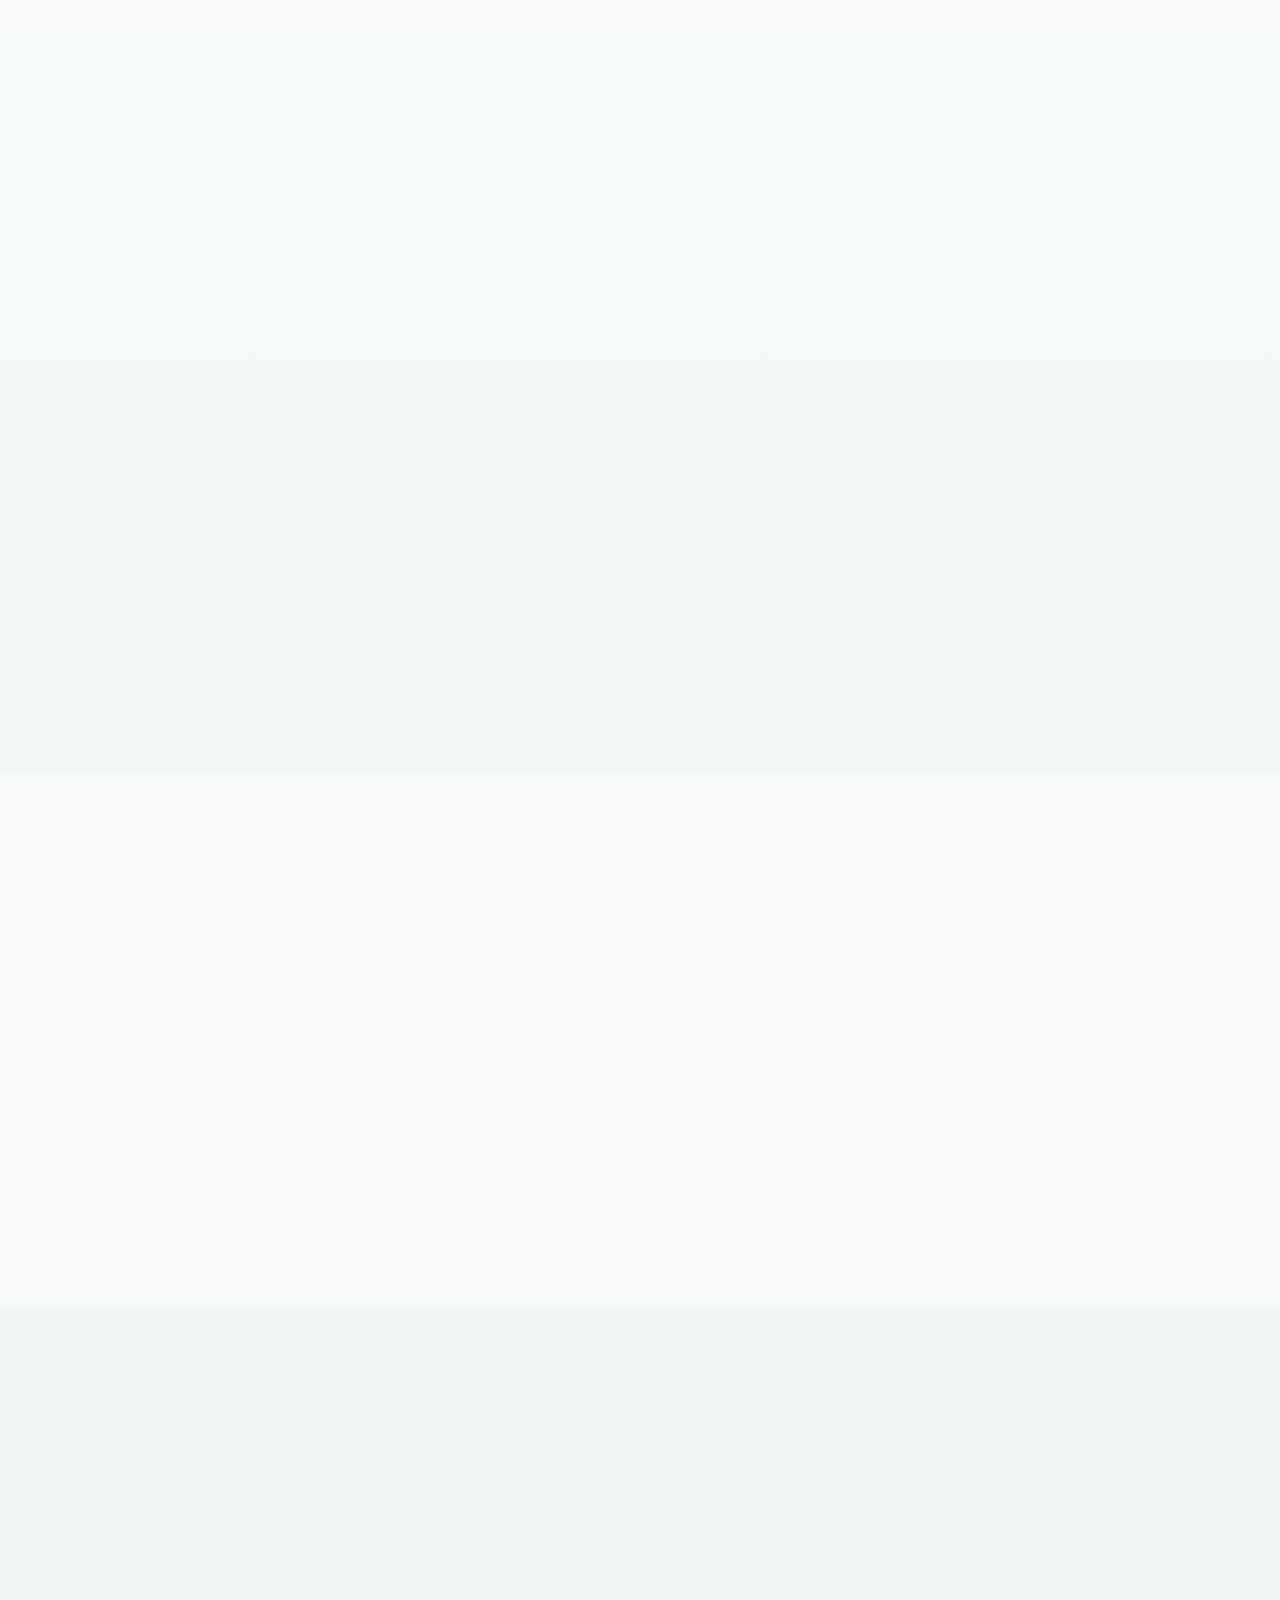
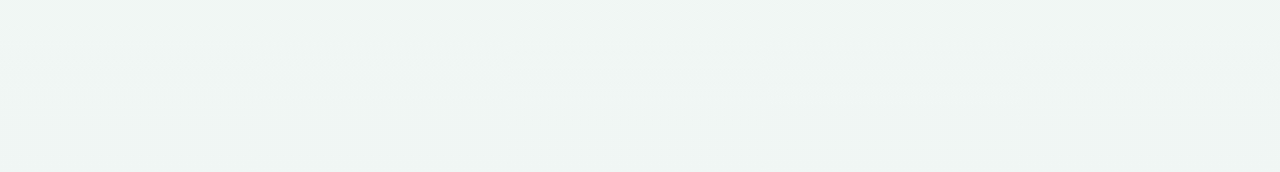
<file: email-setup/index.html>
<!DOCTYPE html><html lang="en"><head><meta charset="UTF-8"><meta name="viewport" content="width=device-width, initial-scale=1.0"><meta http-equiv="refresh" content="0; url=../email-domain-setup/index.html"><title>Redirecting | ReadyStack</title><link rel="canonical" href="https://readystack.com.au/email-domain-setup/"></head><body><p>Redirecting to <a href="../email-domain-setup/index.html">ReadyStack service page</a>.</p></body></html>
</file>
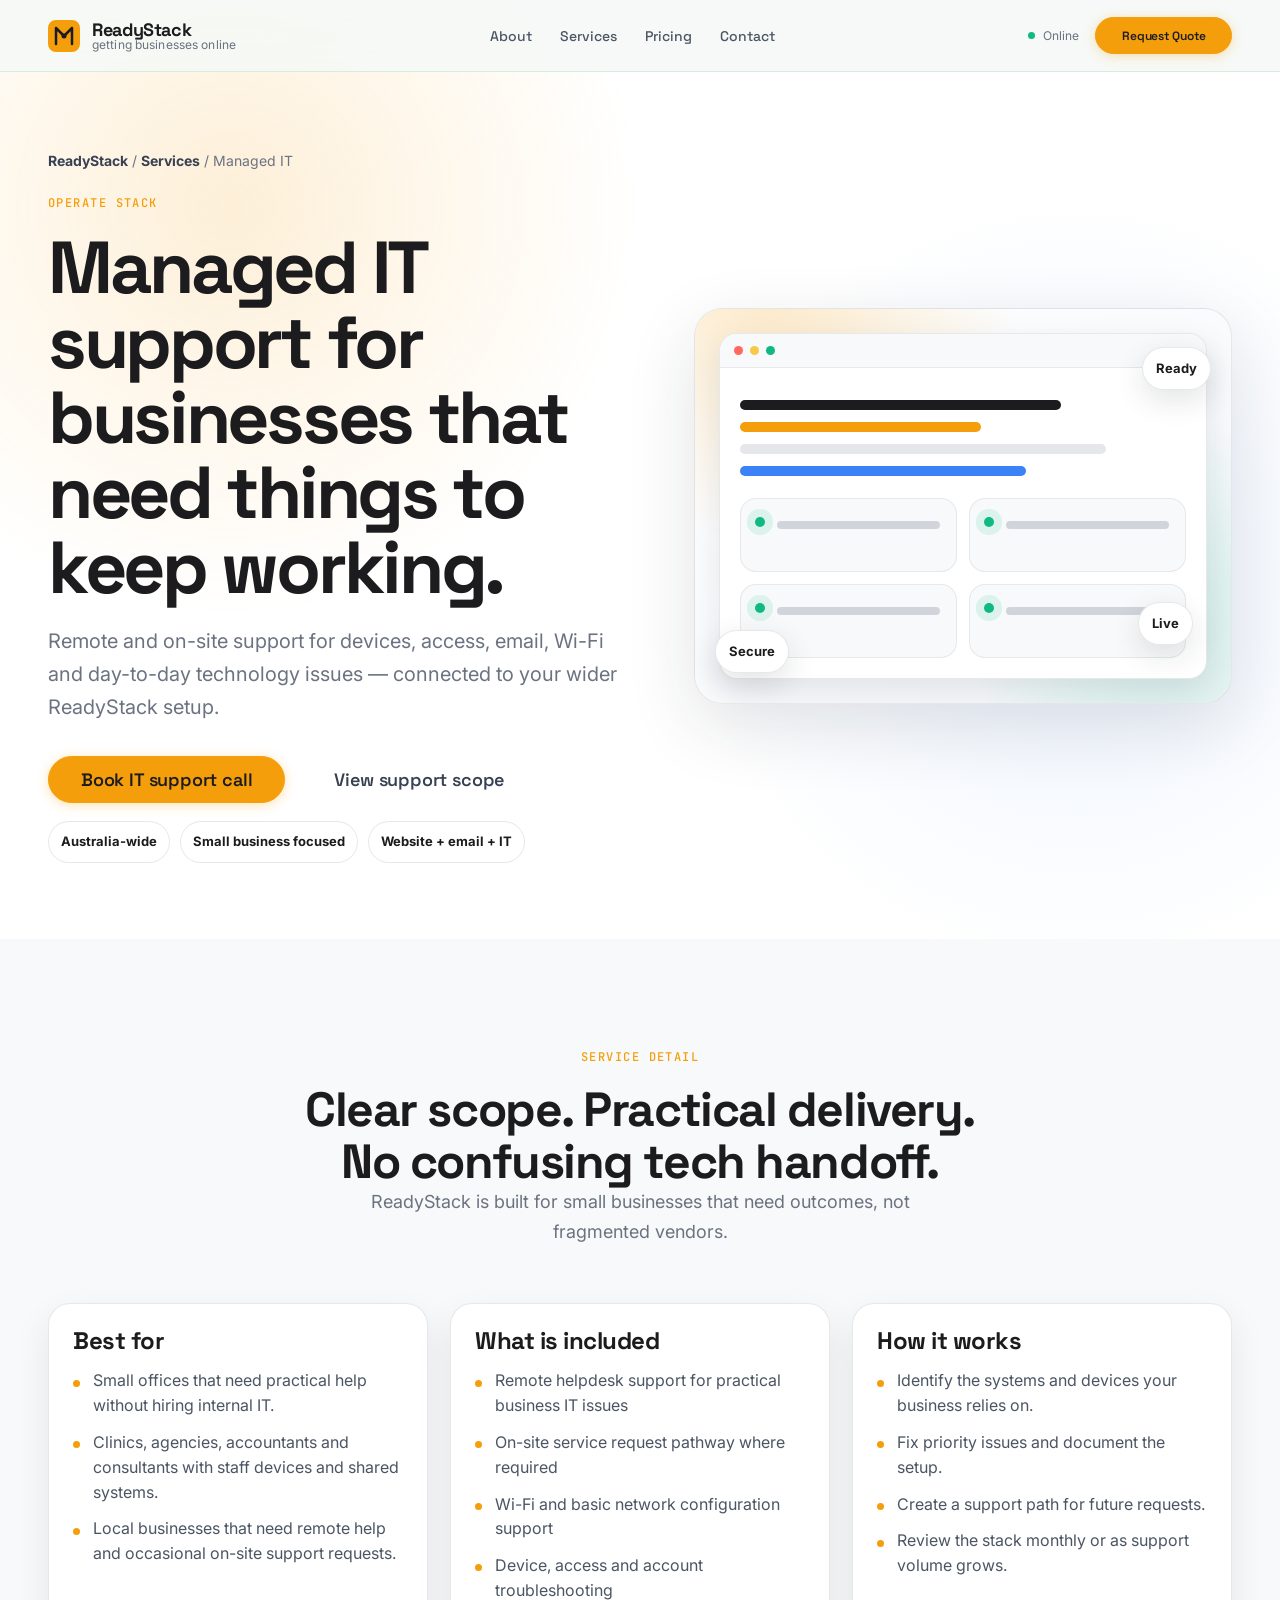
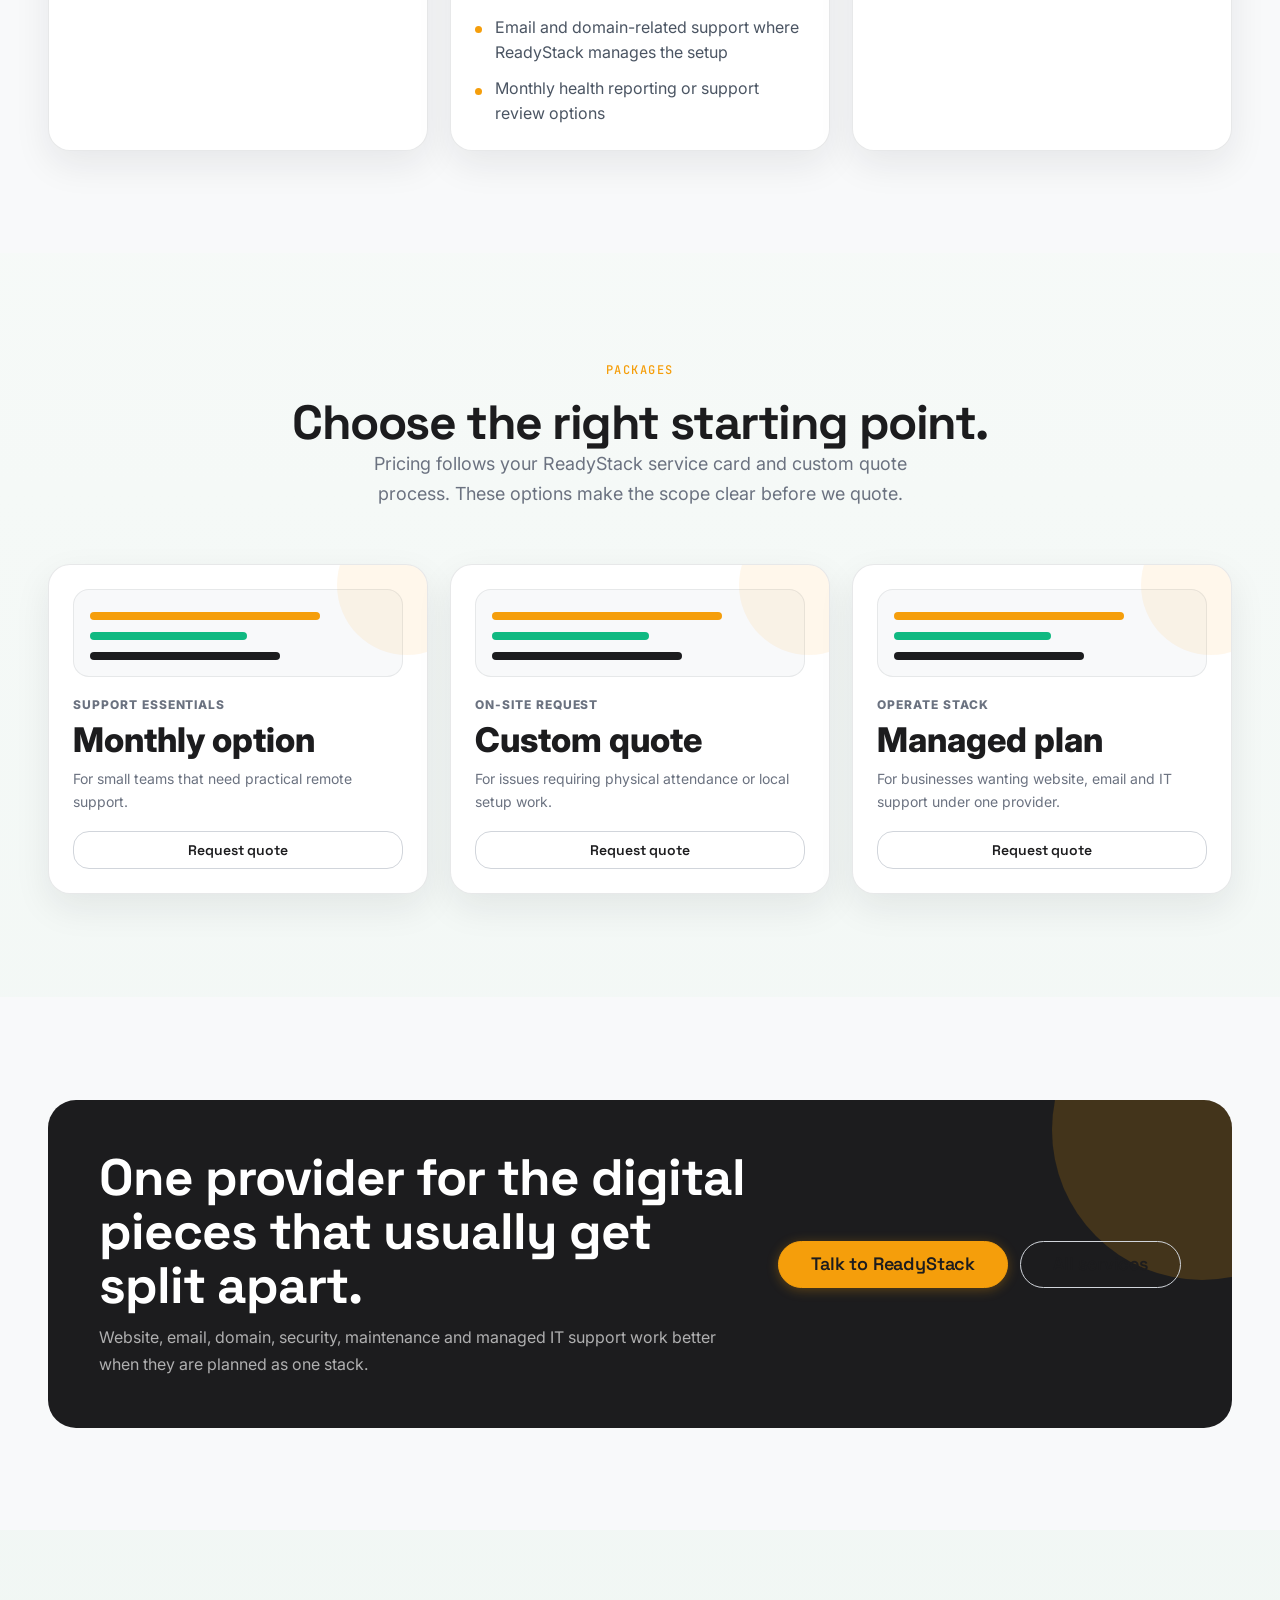
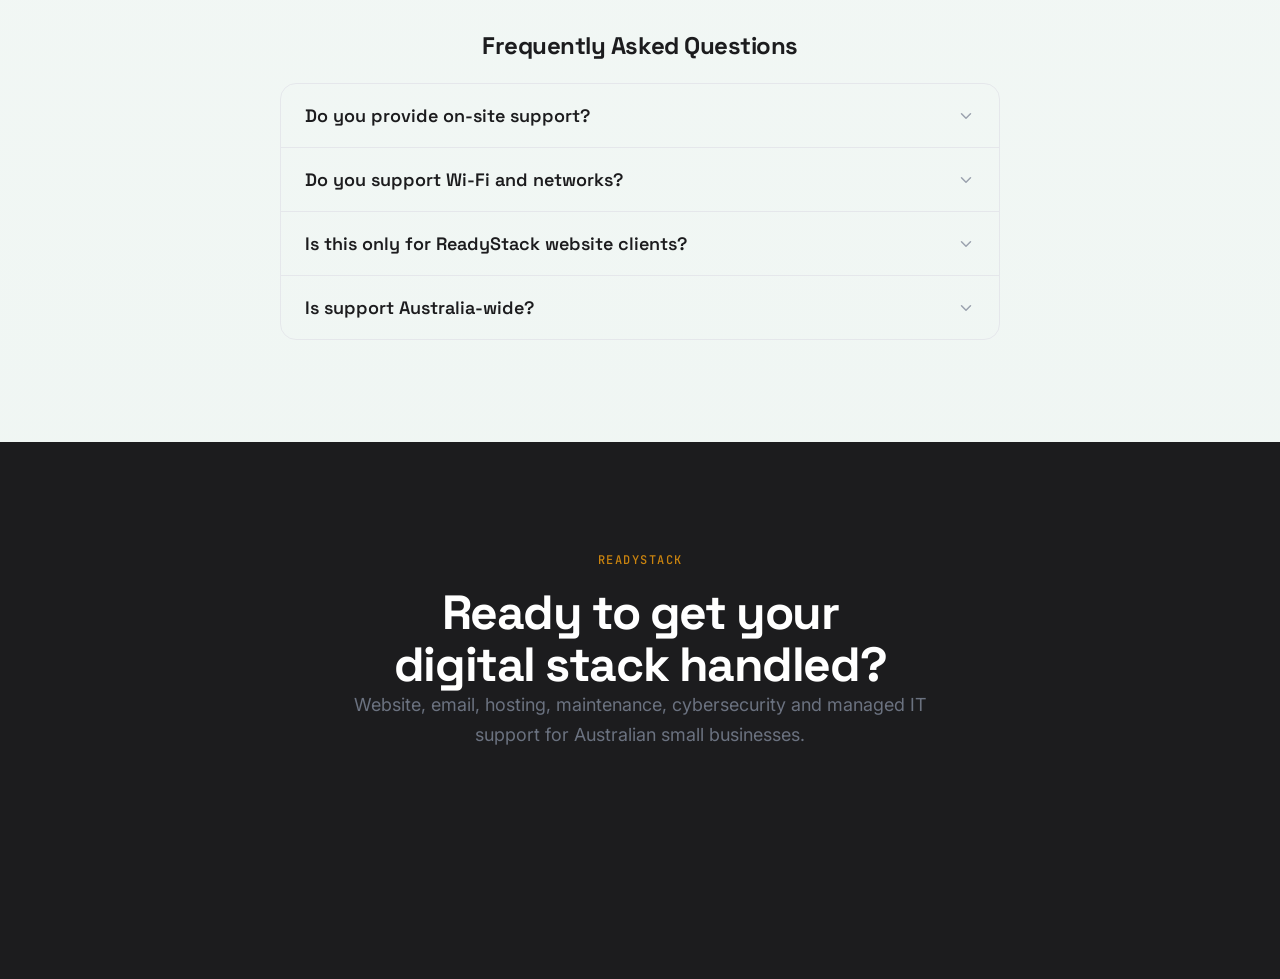
<file: managed-it/index.html>
<!DOCTYPE html>
<html lang="en">
<head>
  <meta charset="UTF-8">
  <meta name="viewport" content="width=device-width, initial-scale=1.0">
  <title>Managed IT Support for Small Business Australia | ReadyStack</title>
  <meta name="description" content="ReadyStack provides managed IT support for Australian small businesses, including remote help, on-site service requests, devices, access, email and network support.">
  <meta name="robots" content="index, follow">
  <link rel="canonical" href="https://readystack.com.au/managed-it/">
  <meta property="og:title" content="Managed IT Support for Small Business Australia | ReadyStack">
  <meta property="og:description" content="ReadyStack provides managed IT support for Australian small businesses, including remote help, on-site service requests, devices, access, email and network support.">
  <meta property="og:type" content="website">
  <meta property="og:url" content="https://readystack.com.au/managed-it/">
  <meta property="og:image" content="https://readystack.com.au/og-image.jpg">
  <meta name="theme-color" content="#F59E0B">
  <link rel="icon" href="../assets/icons/favicon.png" type="image/png">
  <link rel="preconnect" href="https://fonts.googleapis.com">
  <link rel="preconnect" href="https://fonts.gstatic.com" crossorigin>
  <link href="https://fonts.googleapis.com/css2?family=Space+Grotesk:wght@300;400;500;600;700&family=Inter:wght@300;400;500;600&family=JetBrains+Mono:wght@400;500&display=swap" rel="stylesheet">
  <link rel="stylesheet" href="../css/base.css">
  <link rel="stylesheet" href="../css/layout.css">
  <link rel="stylesheet" href="../css/components.css">
  <link rel="stylesheet" href="../css/animations.css">

  <style>
    .service-page-hero{position:relative;min-height:78svh;display:flex;align-items:center;padding-top:var(--nav-h);background:var(--white);overflow:hidden;}
    .service-page-hero:before{content:"";position:absolute;inset:0;background:radial-gradient(circle at 18% 22%,rgba(245,158,11,.16),transparent 32%),radial-gradient(circle at 84% 62%,rgba(59,130,246,.09),transparent 32%);pointer-events:none;}
    .service-page-grid{position:relative;z-index:1;display:grid;grid-template-columns:1.05fr .95fr;gap:clamp(2rem,4vw,4rem);align-items:center;max-width:var(--container);margin-inline:auto;padding:clamp(3rem,6vw,5rem) var(--gutter);width:100%;}
    .service-breadcrumb{font-size:var(--text-sm);color:var(--charcoal-500);margin-bottom:var(--space-4);}
    .service-breadcrumb a{color:var(--charcoal-700);font-weight:700;}
    .service-page-title{font-size:clamp(2.6rem,1.8rem + 3.8vw,4.6rem);line-height:1.02;letter-spacing:-.045em;color:var(--charcoal-900);font-family:var(--font-display);font-weight:var(--weight-bold);margin-bottom:var(--space-5);}
    .service-page-sub{font-size:var(--text-lg);line-height:1.65;color:var(--charcoal-500);max-width:56ch;margin-bottom:var(--space-8);}
    .page-pill-row{display:flex;flex-wrap:wrap;gap:10px;margin-top:18px}.page-pill{padding:9px 12px;border-radius:999px;background:#fff;border:1px solid rgba(24,29,38,.1);font-size:13px;color:#1C1C1E;font-weight:700;}
    .motion-card{position:relative;min-height:390px;border-radius:28px;background:linear-gradient(145deg,#ffffff,#f4f7fb);border:1px solid rgba(24,29,38,.1);box-shadow:0 22px 70px rgba(24,29,38,.12);padding:24px;overflow:hidden;}
    .motion-card:before{content:"";position:absolute;inset:-40%;background:radial-gradient(circle at 30% 20%,rgba(245,158,11,.22),transparent 28%),radial-gradient(circle at 70% 65%,rgba(16,185,129,.16),transparent 24%);animation:floatGlow 8s ease-in-out infinite alternate;}
    .motion-window{position:relative;z-index:1;background:#fff;border:1px solid rgba(24,29,38,.1);border-radius:18px;box-shadow:0 12px 34px rgba(24,29,38,.1);overflow:hidden;}
    .mock-top{display:flex;gap:7px;align-items:center;padding:12px 14px;background:#F8F9FA;border-bottom:1px solid rgba(24,29,38,.08);}
    .mock-dot{width:9px;height:9px;border-radius:999px;background:#E5E7EB;}.mock-dot:nth-child(1){background:#ff6961}.mock-dot:nth-child(2){background:#f7c948}.mock-dot:nth-child(3){background:#10B981}
    .mock-body{padding:20px;min-height:230px;}
    .mock-line{height:10px;border-radius:999px;background:#E5E7EB;margin:12px 0;width:82%;animation:pulseLine 2.6s ease-in-out infinite;}.mock-line.short{width:54%;background:#F59E0B}.mock-line.dark{width:72%;background:#1C1C1E}.mock-line.green{width:42%;background:#10B981}.mock-line.blue{width:64%;background:#3B82F6}
    .motion-nodes{display:grid;grid-template-columns:repeat(2,1fr);gap:12px;margin-top:22px}.motion-node{height:74px;border-radius:16px;background:#F8F9FA;border:1px solid rgba(24,29,38,.08);position:relative;overflow:hidden}.motion-node:before{content:"";position:absolute;left:14px;top:18px;width:10px;height:10px;border-radius:50%;background:#10B981;box-shadow:0 0 0 8px rgba(16,185,129,.12);animation:pulseDot 2.2s infinite}.motion-node:after{content:"";position:absolute;left:36px;right:16px;top:22px;height:8px;border-radius:999px;background:#D1D5DB;}
    .floating-chip{position:absolute;z-index:2;background:#fff;border:1px solid rgba(24,29,38,.1);border-radius:999px;padding:10px 13px;font-size:13px;font-weight:700;color:#1C1C1E;box-shadow:0 10px 30px rgba(24,29,38,.12);animation:floatChip 4.5s ease-in-out infinite;}.chip-a{left:20px;bottom:30px}.chip-b{right:20px;top:38px;animation-delay:.8s}.chip-c{right:38px;bottom:58px;animation-delay:1.4s}
    .content-grid-3{display:grid;grid-template-columns:repeat(3,minmax(0,1fr));gap:22px;}.info-card{background:#fff;border:1px solid rgba(24,29,38,.1);border-radius:22px;box-shadow:0 14px 36px rgba(24,29,38,.08);padding:24px;}.info-card h3{font-family:var(--font-display);font-size:var(--text-xl);margin-bottom:14px;color:var(--charcoal-900)}.info-card ul{display:grid;gap:12px;color:var(--charcoal-600);line-height:1.55}.info-card li{position:relative;padding-left:20px}.info-card li:before{content:"";position:absolute;left:0;top:.7em;width:7px;height:7px;border-radius:999px;background:var(--amber)}
    .offer-grid{display:grid;grid-template-columns:repeat(3,minmax(0,1fr));gap:22px;margin-top:34px;}.offer-card{position:relative;border-radius:22px;background:#fff;border:1px solid rgba(24,29,38,.1);box-shadow:0 14px 36px rgba(24,29,38,.08);padding:24px;overflow:hidden;}.offer-card:after{content:"";position:absolute;right:-50px;top:-50px;width:140px;height:140px;border-radius:999px;background:rgba(245,158,11,.08)}.offer-kicker{font-size:12px;letter-spacing:.08em;text-transform:uppercase;color:#6B7280;font-weight:800;margin-bottom:8px}.offer-price{font-size:34px;line-height:1;font-weight:800;color:#1C1C1E;margin-bottom:10px}.offer-note{color:#6B7280;font-size:14px;margin-bottom:18px}.mini-graphic{height:88px;border-radius:16px;background:#F8F9FA;border:1px solid rgba(24,29,38,.08);position:relative;overflow:hidden;margin-bottom:18px}.mini-graphic .bar{position:absolute;height:8px;border-radius:999px;background:#F59E0B;left:16px;animation:barGrow 3s ease-in-out infinite}.mini-graphic .bar:nth-child(1){top:22px;width:70%;}.mini-graphic .bar:nth-child(2){top:42px;width:48%;background:#10B981;animation-delay:.4s}.mini-graphic .bar:nth-child(3){top:62px;width:58%;background:#1C1C1E;animation-delay:.8s}
    .service-cta-strip{border-radius:28px;background:var(--charcoal-900);color:#fff;padding:clamp(2rem,4vw,3.5rem);display:grid;grid-template-columns:1.4fr auto;gap:24px;align-items:center;overflow:hidden;position:relative}.service-cta-strip:before{content:"";position:absolute;right:-120px;top:-120px;width:300px;height:300px;border-radius:50%;background:rgba(245,158,11,.18)}.service-cta-strip>*{position:relative;z-index:1}.service-cta-strip h2{font-size:clamp(2rem,1.2rem + 2.5vw,3.4rem);line-height:1.05;color:#fff;margin:0}.service-cta-strip p{color:rgba(255,255,255,.65);margin-top:12px;max-width:62ch}.service-cta-actions{display:flex;gap:12px;flex-wrap:wrap;justify-content:flex-end;}
    @keyframes floatGlow{to{transform:translate3d(30px,20px,0) rotate(8deg)}}@keyframes pulseLine{50%{opacity:.55;transform:scaleX(.94);transform-origin:left}}@keyframes pulseDot{50%{box-shadow:0 0 0 16px rgba(16,185,129,0)}}@keyframes floatChip{50%{transform:translateY(-10px)}}@keyframes barGrow{50%{transform:scaleX(.72);transform-origin:left}}
    @media(max-width:900px){.service-page-grid,.content-grid-3,.offer-grid,.service-cta-strip{grid-template-columns:1fr}.service-cta-actions{justify-content:flex-start}.service-page-hero{min-height:auto}.motion-card{min-height:330px}}
  </style>

  <script type="application/ld+json">{"@context": "https://schema.org", "@type": "ProfessionalService", "name": "ReadyStack", "url": "https://readystack.com.au/managed-it/", "description": "ReadyStack provides managed IT support for Australian small businesses, including remote help, on-site service requests, devices, access, email and network support.", "areaServed": "AU", "provider": {"@type": "Organization", "name": "ReadyStack", "url": "https://readystack.com.au"}}</script>
  <script type="application/ld+json">{"@context": "https://schema.org", "@type": "FAQPage", "mainEntity": [{"@type": "Question", "name": "Do you provide on-site support?", "acceptedAnswer": {"@type": "Answer", "text": "Yes. On-site service requests can be arranged depending on location, scope and availability."}}, {"@type": "Question", "name": "Do you support Wi-Fi and networks?", "acceptedAnswer": {"@type": "Answer", "text": "Yes. Basic Wi-Fi and network configuration support is part of the managed IT scope."}}, {"@type": "Question", "name": "Is this only for ReadyStack website clients?", "acceptedAnswer": {"@type": "Answer", "text": "No, but support is smoother when ReadyStack also manages your website, domain or email setup."}}, {"@type": "Question", "name": "Is support Australia-wide?", "acceptedAnswer": {"@type": "Answer", "text": "Remote support is Australia-wide. On-site work depends on location and request type."}}]}</script>
</head>
<body>
<header id="site-header">
  <nav id="nav" role="navigation" aria-label="Primary navigation">
    <div class="nav-inner">
      <a href="../index.html" class="nav-logo" aria-label="ReadyStack home">
        <div class="logo-mark" aria-hidden="true"><svg width="32" height="32" viewBox="0 0 32 32" fill="none"><rect width="32" height="32" rx="8" fill="#F59E0B"/><path d="M8 24V8l8 8 8-8v16" stroke="#1C1C1E" stroke-width="2.5" stroke-linecap="round" stroke-linejoin="round"/><circle cx="16" cy="16" r="2.5" fill="#1C1C1E"/></svg></div>
        <div class="logo-text"><span class="logo-adc">ReadyStack</span><span class="logo-full">getting businesses online</span></div>
      </a>
      <ul class="nav-links" role="list">
        <li><a href="../index.html#about" class="nav-link">About</a></li>
        <li><a href="../index.html#services" class="nav-link">Services</a></li>
        <li><a href="../index.html#pricing" class="nav-link">Pricing</a></li>
        <li><a href="../index.html#contact" class="nav-link">Contact</a></li>
      </ul>
      <div class="nav-actions"><div class="nav-status" title="All systems operational"><span class="status-dot" aria-hidden="true"></span><span class="status-text">Online</span></div><a href="../index.html#contact" class="btn btn-amber btn-sm">Request Quote</a><button class="nav-hamburger" id="nav-toggle" aria-label="Open navigation menu" aria-expanded="false" aria-controls="mobile-menu"><span></span><span></span><span></span></button></div>
    </div>
  </nav>
  <div id="mobile-menu" class="mobile-menu" aria-hidden="true" role="dialog" aria-label="Mobile navigation"><div class="mobile-menu-inner"><nav aria-label="Mobile navigation links"><ul role="list"><li><a href="../index.html#about" class="mobile-link">About</a></li><li><a href="../index.html#services" class="mobile-link">Services</a></li><li><a href="../index.html#pricing" class="mobile-link">Pricing</a></li><li><a href="../index.html#contact" class="mobile-link">Contact</a></li></ul></nav><a href="../index.html#contact" class="btn btn-amber btn-full">Request quote</a></div></div>
</header>
<main>
  <section class="service-page-hero" aria-labelledby="service-heading">
    <div class="service-page-grid">
      <div class="reveal">
        <div class="service-breadcrumb"><a href="../index.html">ReadyStack</a> / <a href="../index.html#services">Services</a> / Managed IT</div>
        <div class="eyebrow">Operate Stack</div>
        <h1 id="service-heading" class="service-page-title">Managed IT support for businesses that need things to keep working.</h1>
        <p class="service-page-sub">Remote and on-site support for devices, access, email, Wi-Fi and day-to-day technology issues — connected to your wider ReadyStack setup.</p>
        <div class="hero-ctas"><a href="../index.html#contact" class="btn btn-amber btn-lg magnetic"><span>Book IT support call</span></a><a href="#packages" class="btn btn-ghost btn-lg"><span>View support scope</span></a></div>
        <div class="page-pill-row"><span class="page-pill">Australia-wide</span><span class="page-pill">Small business focused</span><span class="page-pill">Website + email + IT</span></div>
      </div>
      <div class="motion-card reveal reveal-delay-1" aria-hidden="true">
        <div class="motion-window"><div class="mock-top"><span class="mock-dot"></span><span class="mock-dot"></span><span class="mock-dot"></span></div><div class="mock-body"><div class="mock-line dark"></div><div class="mock-line short"></div><div class="mock-line"></div><div class="mock-line blue"></div><div class="motion-nodes"><div class="motion-node"></div><div class="motion-node"></div><div class="motion-node"></div><div class="motion-node"></div></div></div></div>
        <span class="floating-chip chip-a">Secure</span><span class="floating-chip chip-b">Ready</span><span class="floating-chip chip-c">Live</span>
      </div>
    </div>
  </section>
  <section class="section section-tinted" aria-labelledby="details-heading"><div class="container"><div class="section-head reveal"><div class="eyebrow">Service Detail</div><h2 id="details-heading" class="section-h2">Clear scope. Practical delivery. No confusing tech handoff.</h2><p class="section-subline">ReadyStack is built for small businesses that need outcomes, not fragmented vendors.</p></div><div class="content-grid-3"><article class="info-card reveal"><h3>Best for</h3><ul><li>Small offices that need practical help without hiring internal IT.</li><li>Clinics, agencies, accountants and consultants with staff devices and shared systems.</li><li>Local businesses that need remote help and occasional on-site support requests.</li></ul></article><article class="info-card reveal reveal-delay-1"><h3>What is included</h3><ul><li>Remote helpdesk support for practical business IT issues</li><li>On-site service request pathway where required</li><li>Wi-Fi and basic network configuration support</li><li>Device, access and account troubleshooting</li><li>Email and domain-related support where ReadyStack manages the setup</li><li>Monthly health reporting or support review options</li></ul></article><article class="info-card reveal reveal-delay-2"><h3>How it works</h3><ul><li>Identify the systems and devices your business relies on.</li><li>Fix priority issues and document the setup.</li><li>Create a support path for future requests.</li><li>Review the stack monthly or as support volume grows.</li></ul></article></div></div></section>
  <section id="packages" class="section" aria-labelledby="packages-heading"><div class="container"><div class="section-head reveal"><div class="eyebrow">Packages</div><h2 id="packages-heading" class="section-h2">Choose the right starting point.</h2><p class="section-subline">Pricing follows your ReadyStack service card and custom quote process. These options make the scope clear before we quote.</p></div><div class="offer-grid"><article class="offer-card reveal"><div class="mini-graphic"><span class="bar"></span><span class="bar"></span><span class="bar"></span></div><div class="offer-kicker">Support Essentials</div><div class="offer-price">Monthly option</div><p class="offer-note">For small teams that need practical remote support.</p><a href="../index.html#contact" class="btn btn-outline btn-full">Request quote</a></article><article class="offer-card reveal"><div class="mini-graphic"><span class="bar"></span><span class="bar"></span><span class="bar"></span></div><div class="offer-kicker">On-Site Request</div><div class="offer-price">Custom quote</div><p class="offer-note">For issues requiring physical attendance or local setup work.</p><a href="../index.html#contact" class="btn btn-outline btn-full">Request quote</a></article><article class="offer-card reveal"><div class="mini-graphic"><span class="bar"></span><span class="bar"></span><span class="bar"></span></div><div class="offer-kicker">Operate Stack</div><div class="offer-price">Managed plan</div><p class="offer-note">For businesses wanting website, email and IT support under one provider.</p><a href="../index.html#contact" class="btn btn-outline btn-full">Request quote</a></article></div></div></section>
  <section class="section section-tinted" aria-labelledby="why-heading"><div class="container"><div class="service-cta-strip reveal"><div><h2 id="why-heading">One provider for the digital pieces that usually get split apart.</h2><p>Website, email, domain, security, maintenance and managed IT support work better when they are planned as one stack.</p></div><div class="service-cta-actions"><a href="../index.html#contact" class="btn btn-amber btn-lg">Talk to ReadyStack</a><a href="../index.html#services" class="btn btn-outline btn-lg">All services</a></div></div></div></section>
  <section class="section" aria-labelledby="faq-heading"><div class="container"><div class="faq-wrap reveal"><h2 id="faq-heading" class="faq-title">Frequently Asked Questions</h2><div class="faq-list" id="faq-list"><div class="faq-item"><button class="faq-q" aria-expanded="false"><span>Do you provide on-site support?</span><svg class="faq-arrow" width="18" height="18" viewBox="0 0 18 18" fill="none" aria-hidden="true"><path d="M4.5 6.75L9 11.25l4.5-4.5" stroke="currentColor" stroke-width="1.5" stroke-linecap="round" stroke-linejoin="round"/></svg></button><div class="faq-a"><p>Yes. On-site service requests can be arranged depending on location, scope and availability.</p></div></div><div class="faq-item"><button class="faq-q" aria-expanded="false"><span>Do you support Wi-Fi and networks?</span><svg class="faq-arrow" width="18" height="18" viewBox="0 0 18 18" fill="none" aria-hidden="true"><path d="M4.5 6.75L9 11.25l4.5-4.5" stroke="currentColor" stroke-width="1.5" stroke-linecap="round" stroke-linejoin="round"/></svg></button><div class="faq-a"><p>Yes. Basic Wi-Fi and network configuration support is part of the managed IT scope.</p></div></div><div class="faq-item"><button class="faq-q" aria-expanded="false"><span>Is this only for ReadyStack website clients?</span><svg class="faq-arrow" width="18" height="18" viewBox="0 0 18 18" fill="none" aria-hidden="true"><path d="M4.5 6.75L9 11.25l4.5-4.5" stroke="currentColor" stroke-width="1.5" stroke-linecap="round" stroke-linejoin="round"/></svg></button><div class="faq-a"><p>No, but support is smoother when ReadyStack also manages your website, domain or email setup.</p></div></div><div class="faq-item"><button class="faq-q" aria-expanded="false"><span>Is support Australia-wide?</span><svg class="faq-arrow" width="18" height="18" viewBox="0 0 18 18" fill="none" aria-hidden="true"><path d="M4.5 6.75L9 11.25l4.5-4.5" stroke="currentColor" stroke-width="1.5" stroke-linecap="round" stroke-linejoin="round"/></svg></button><div class="faq-a"><p>Remote support is Australia-wide. On-site work depends on location and request type.</p></div></div></div></div></div></section>
</main>
<footer class="section section-dark" aria-label="ReadyStack footer"><div class="container"><div class="section-head reveal"><div class="eyebrow eyebrow-light">ReadyStack</div><h2 class="section-h2 section-h2-light">Ready to get your digital stack handled?</h2><p class="section-subline">Website, email, hosting, maintenance, cybersecurity and managed IT support for Australian small businesses.</p><div class="hero-ctas" style="justify-content:center; margin-top:24px;"><a href="../index.html#contact" class="btn btn-amber btn-lg">Request a quote</a><a href="../index.html#services" class="btn btn-ghost btn-lg">View all services</a></div></div></div></footer>
<script src="../js/main.js" defer></script>
<script src="../js/animations.js" defer></script>
</body>
</html>
</file>
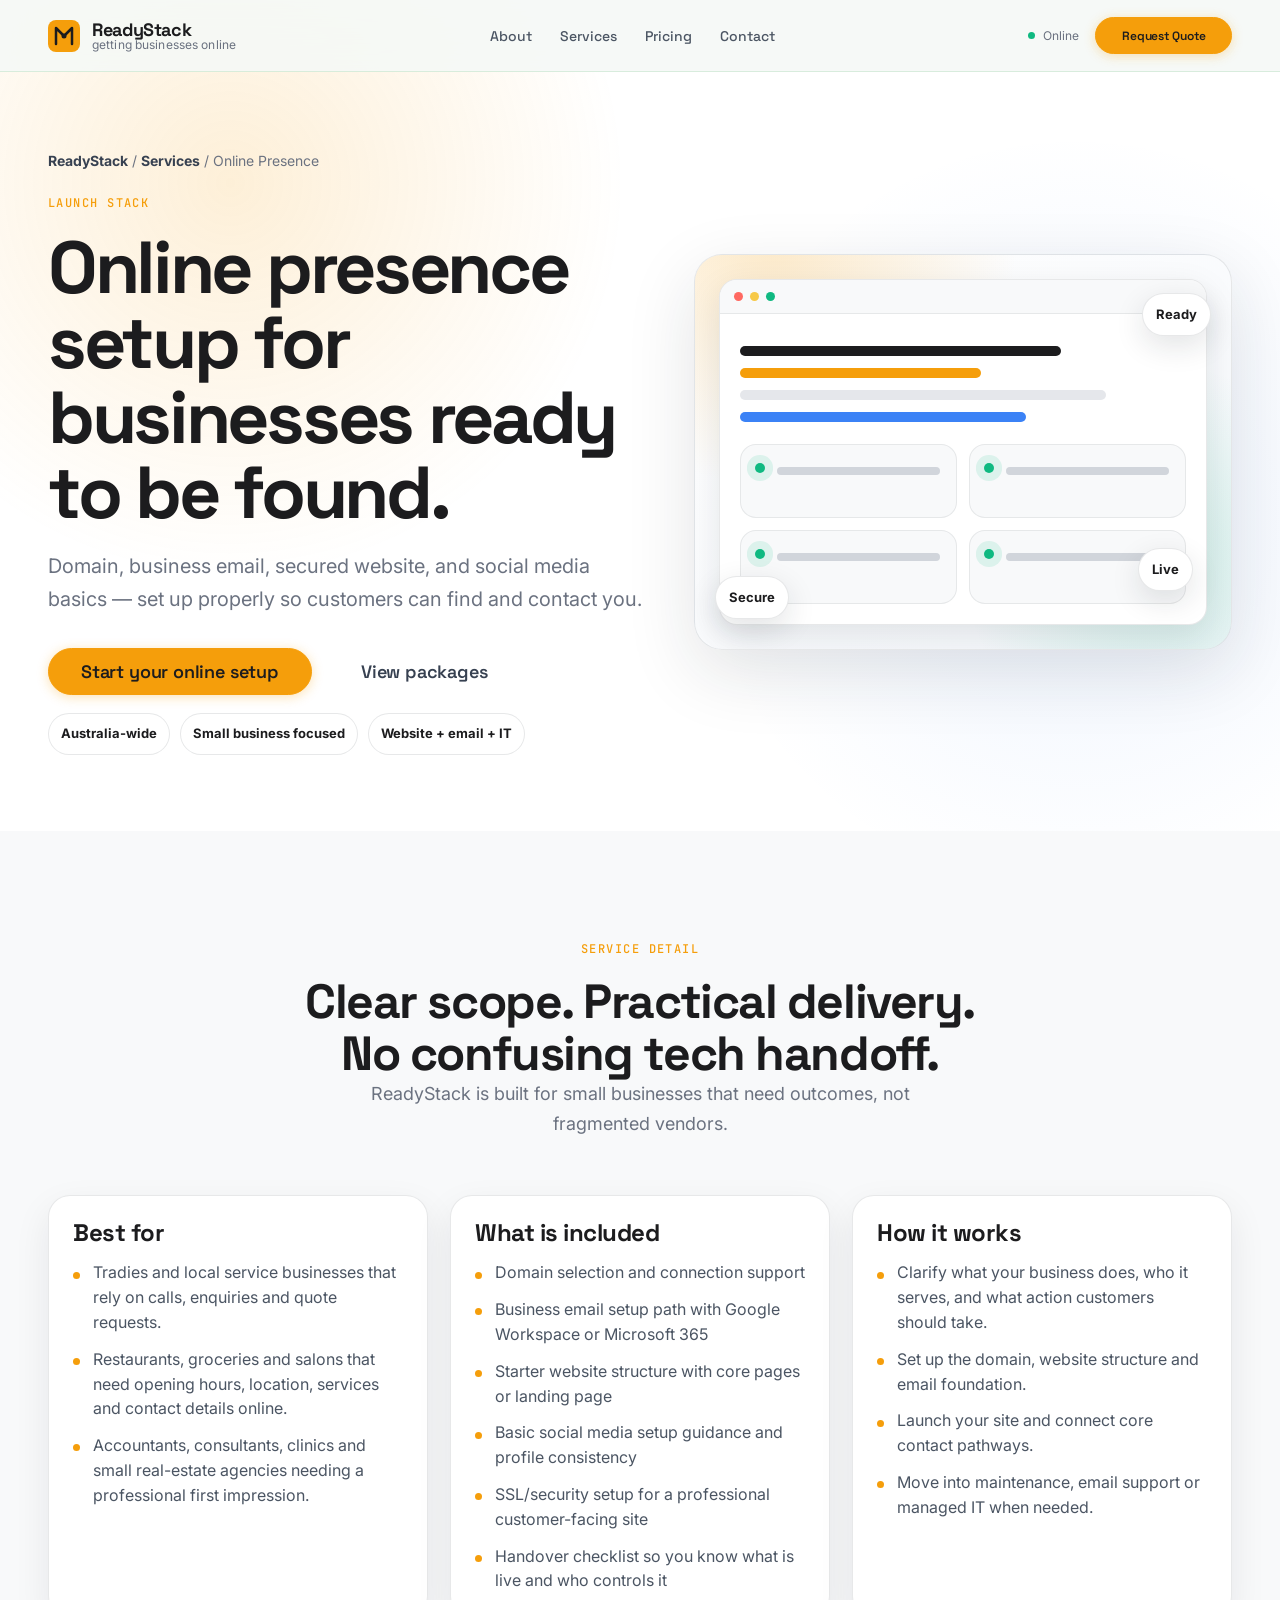
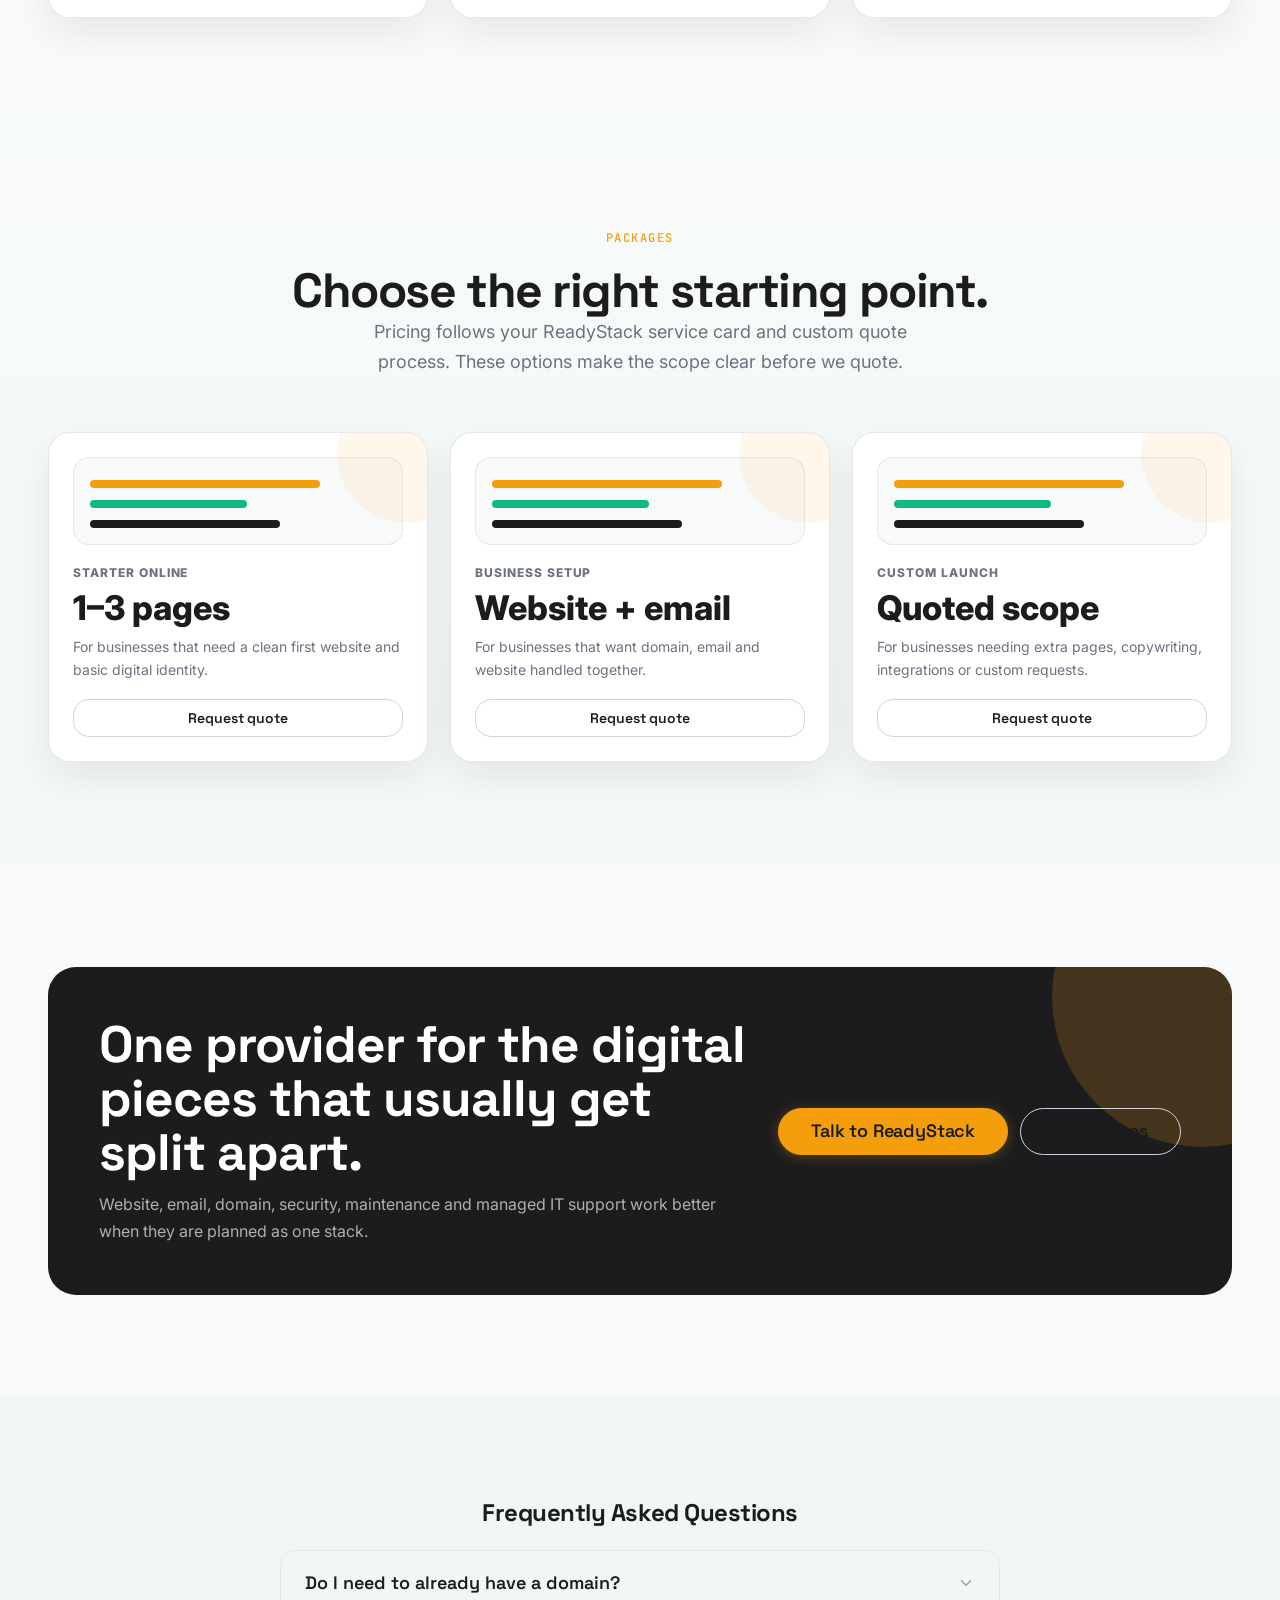
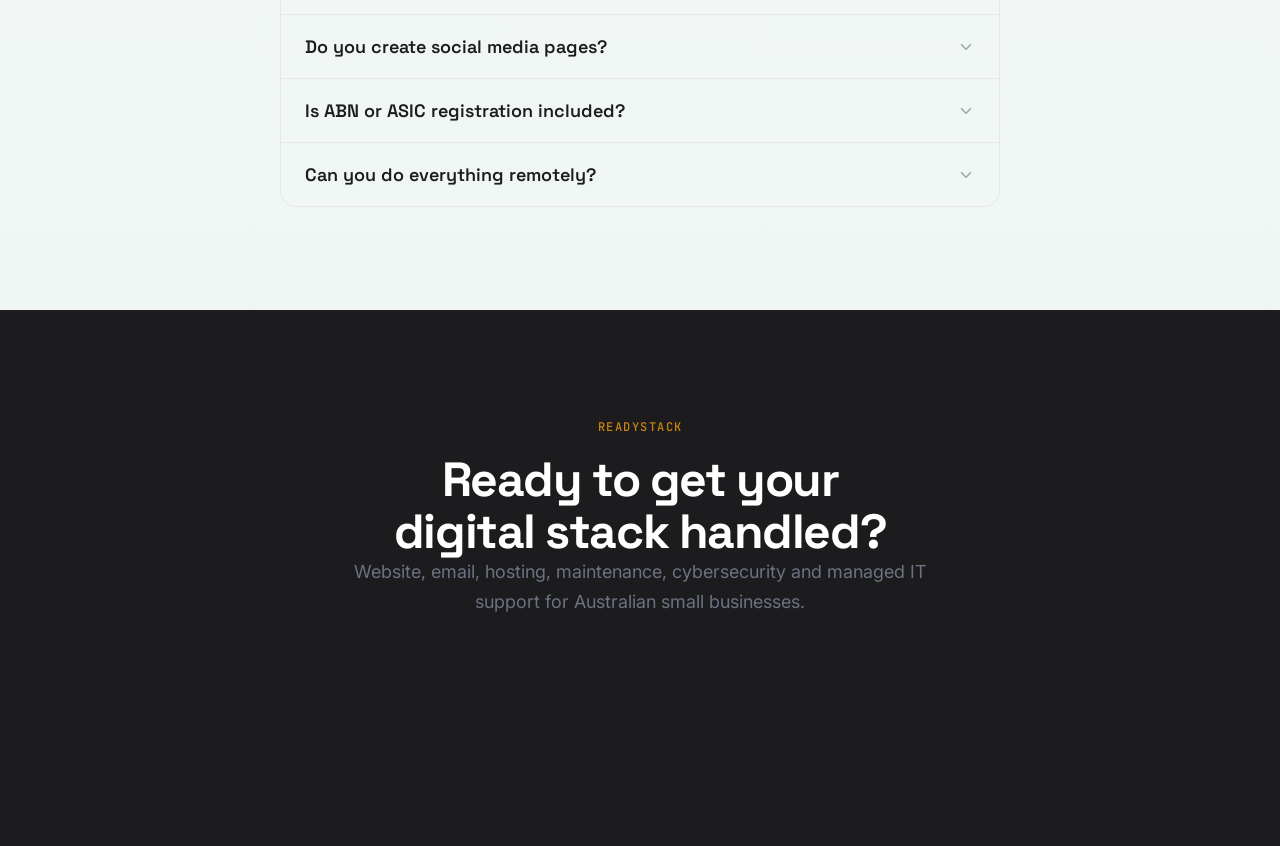
<file: online-presence/index.html>
<!DOCTYPE html>
<html lang="en">
<head>
  <meta charset="UTF-8">
  <meta name="viewport" content="width=device-width, initial-scale=1.0">
  <title>Online Presence Setup for Australian Small Business | ReadyStack</title>
  <meta name="description" content="ReadyStack sets up your business online with domain, business email, secured website, social media basics and practical launch support for Australian small businesses.">
  <meta name="robots" content="index, follow">
  <link rel="canonical" href="https://readystack.com.au/online-presence/">
  <meta property="og:title" content="Online Presence Setup for Australian Small Business | ReadyStack">
  <meta property="og:description" content="ReadyStack sets up your business online with domain, business email, secured website, social media basics and practical launch support for Australian small businesses.">
  <meta property="og:type" content="website">
  <meta property="og:url" content="https://readystack.com.au/online-presence/">
  <meta property="og:image" content="https://readystack.com.au/og-image.jpg">
  <meta name="theme-color" content="#F59E0B">
  <link rel="icon" href="../assets/icons/favicon.png" type="image/png">
  <link rel="preconnect" href="https://fonts.googleapis.com">
  <link rel="preconnect" href="https://fonts.gstatic.com" crossorigin>
  <link href="https://fonts.googleapis.com/css2?family=Space+Grotesk:wght@300;400;500;600;700&family=Inter:wght@300;400;500;600&family=JetBrains+Mono:wght@400;500&display=swap" rel="stylesheet">
  <link rel="stylesheet" href="../css/base.css">
  <link rel="stylesheet" href="../css/layout.css">
  <link rel="stylesheet" href="../css/components.css">
  <link rel="stylesheet" href="../css/animations.css">

  <style>
    .service-page-hero{position:relative;min-height:78svh;display:flex;align-items:center;padding-top:var(--nav-h);background:var(--white);overflow:hidden;}
    .service-page-hero:before{content:"";position:absolute;inset:0;background:radial-gradient(circle at 18% 22%,rgba(245,158,11,.16),transparent 32%),radial-gradient(circle at 84% 62%,rgba(59,130,246,.09),transparent 32%);pointer-events:none;}
    .service-page-grid{position:relative;z-index:1;display:grid;grid-template-columns:1.05fr .95fr;gap:clamp(2rem,4vw,4rem);align-items:center;max-width:var(--container);margin-inline:auto;padding:clamp(3rem,6vw,5rem) var(--gutter);width:100%;}
    .service-breadcrumb{font-size:var(--text-sm);color:var(--charcoal-500);margin-bottom:var(--space-4);}
    .service-breadcrumb a{color:var(--charcoal-700);font-weight:700;}
    .service-page-title{font-size:clamp(2.6rem,1.8rem + 3.8vw,4.6rem);line-height:1.02;letter-spacing:-.045em;color:var(--charcoal-900);font-family:var(--font-display);font-weight:var(--weight-bold);margin-bottom:var(--space-5);}
    .service-page-sub{font-size:var(--text-lg);line-height:1.65;color:var(--charcoal-500);max-width:56ch;margin-bottom:var(--space-8);}
    .page-pill-row{display:flex;flex-wrap:wrap;gap:10px;margin-top:18px}.page-pill{padding:9px 12px;border-radius:999px;background:#fff;border:1px solid rgba(24,29,38,.1);font-size:13px;color:#1C1C1E;font-weight:700;}
    .motion-card{position:relative;min-height:390px;border-radius:28px;background:linear-gradient(145deg,#ffffff,#f4f7fb);border:1px solid rgba(24,29,38,.1);box-shadow:0 22px 70px rgba(24,29,38,.12);padding:24px;overflow:hidden;}
    .motion-card:before{content:"";position:absolute;inset:-40%;background:radial-gradient(circle at 30% 20%,rgba(245,158,11,.22),transparent 28%),radial-gradient(circle at 70% 65%,rgba(16,185,129,.16),transparent 24%);animation:floatGlow 8s ease-in-out infinite alternate;}
    .motion-window{position:relative;z-index:1;background:#fff;border:1px solid rgba(24,29,38,.1);border-radius:18px;box-shadow:0 12px 34px rgba(24,29,38,.1);overflow:hidden;}
    .mock-top{display:flex;gap:7px;align-items:center;padding:12px 14px;background:#F8F9FA;border-bottom:1px solid rgba(24,29,38,.08);}
    .mock-dot{width:9px;height:9px;border-radius:999px;background:#E5E7EB;}.mock-dot:nth-child(1){background:#ff6961}.mock-dot:nth-child(2){background:#f7c948}.mock-dot:nth-child(3){background:#10B981}
    .mock-body{padding:20px;min-height:230px;}
    .mock-line{height:10px;border-radius:999px;background:#E5E7EB;margin:12px 0;width:82%;animation:pulseLine 2.6s ease-in-out infinite;}.mock-line.short{width:54%;background:#F59E0B}.mock-line.dark{width:72%;background:#1C1C1E}.mock-line.green{width:42%;background:#10B981}.mock-line.blue{width:64%;background:#3B82F6}
    .motion-nodes{display:grid;grid-template-columns:repeat(2,1fr);gap:12px;margin-top:22px}.motion-node{height:74px;border-radius:16px;background:#F8F9FA;border:1px solid rgba(24,29,38,.08);position:relative;overflow:hidden}.motion-node:before{content:"";position:absolute;left:14px;top:18px;width:10px;height:10px;border-radius:50%;background:#10B981;box-shadow:0 0 0 8px rgba(16,185,129,.12);animation:pulseDot 2.2s infinite}.motion-node:after{content:"";position:absolute;left:36px;right:16px;top:22px;height:8px;border-radius:999px;background:#D1D5DB;}
    .floating-chip{position:absolute;z-index:2;background:#fff;border:1px solid rgba(24,29,38,.1);border-radius:999px;padding:10px 13px;font-size:13px;font-weight:700;color:#1C1C1E;box-shadow:0 10px 30px rgba(24,29,38,.12);animation:floatChip 4.5s ease-in-out infinite;}.chip-a{left:20px;bottom:30px}.chip-b{right:20px;top:38px;animation-delay:.8s}.chip-c{right:38px;bottom:58px;animation-delay:1.4s}
    .content-grid-3{display:grid;grid-template-columns:repeat(3,minmax(0,1fr));gap:22px;}.info-card{background:#fff;border:1px solid rgba(24,29,38,.1);border-radius:22px;box-shadow:0 14px 36px rgba(24,29,38,.08);padding:24px;}.info-card h3{font-family:var(--font-display);font-size:var(--text-xl);margin-bottom:14px;color:var(--charcoal-900)}.info-card ul{display:grid;gap:12px;color:var(--charcoal-600);line-height:1.55}.info-card li{position:relative;padding-left:20px}.info-card li:before{content:"";position:absolute;left:0;top:.7em;width:7px;height:7px;border-radius:999px;background:var(--amber)}
    .offer-grid{display:grid;grid-template-columns:repeat(3,minmax(0,1fr));gap:22px;margin-top:34px;}.offer-card{position:relative;border-radius:22px;background:#fff;border:1px solid rgba(24,29,38,.1);box-shadow:0 14px 36px rgba(24,29,38,.08);padding:24px;overflow:hidden;}.offer-card:after{content:"";position:absolute;right:-50px;top:-50px;width:140px;height:140px;border-radius:999px;background:rgba(245,158,11,.08)}.offer-kicker{font-size:12px;letter-spacing:.08em;text-transform:uppercase;color:#6B7280;font-weight:800;margin-bottom:8px}.offer-price{font-size:34px;line-height:1;font-weight:800;color:#1C1C1E;margin-bottom:10px}.offer-note{color:#6B7280;font-size:14px;margin-bottom:18px}.mini-graphic{height:88px;border-radius:16px;background:#F8F9FA;border:1px solid rgba(24,29,38,.08);position:relative;overflow:hidden;margin-bottom:18px}.mini-graphic .bar{position:absolute;height:8px;border-radius:999px;background:#F59E0B;left:16px;animation:barGrow 3s ease-in-out infinite}.mini-graphic .bar:nth-child(1){top:22px;width:70%;}.mini-graphic .bar:nth-child(2){top:42px;width:48%;background:#10B981;animation-delay:.4s}.mini-graphic .bar:nth-child(3){top:62px;width:58%;background:#1C1C1E;animation-delay:.8s}
    .service-cta-strip{border-radius:28px;background:var(--charcoal-900);color:#fff;padding:clamp(2rem,4vw,3.5rem);display:grid;grid-template-columns:1.4fr auto;gap:24px;align-items:center;overflow:hidden;position:relative}.service-cta-strip:before{content:"";position:absolute;right:-120px;top:-120px;width:300px;height:300px;border-radius:50%;background:rgba(245,158,11,.18)}.service-cta-strip>*{position:relative;z-index:1}.service-cta-strip h2{font-size:clamp(2rem,1.2rem + 2.5vw,3.4rem);line-height:1.05;color:#fff;margin:0}.service-cta-strip p{color:rgba(255,255,255,.65);margin-top:12px;max-width:62ch}.service-cta-actions{display:flex;gap:12px;flex-wrap:wrap;justify-content:flex-end;}
    @keyframes floatGlow{to{transform:translate3d(30px,20px,0) rotate(8deg)}}@keyframes pulseLine{50%{opacity:.55;transform:scaleX(.94);transform-origin:left}}@keyframes pulseDot{50%{box-shadow:0 0 0 16px rgba(16,185,129,0)}}@keyframes floatChip{50%{transform:translateY(-10px)}}@keyframes barGrow{50%{transform:scaleX(.72);transform-origin:left}}
    @media(max-width:900px){.service-page-grid,.content-grid-3,.offer-grid,.service-cta-strip{grid-template-columns:1fr}.service-cta-actions{justify-content:flex-start}.service-page-hero{min-height:auto}.motion-card{min-height:330px}}
  </style>

  <script type="application/ld+json">{"@context": "https://schema.org", "@type": "ProfessionalService", "name": "ReadyStack", "url": "https://readystack.com.au/online-presence/", "description": "ReadyStack sets up your business online with domain, business email, secured website, social media basics and practical launch support for Australian small businesses.", "areaServed": "AU", "provider": {"@type": "Organization", "name": "ReadyStack", "url": "https://readystack.com.au"}}</script>
  <script type="application/ld+json">{"@context": "https://schema.org", "@type": "FAQPage", "mainEntity": [{"@type": "Question", "name": "Do I need to already have a domain?", "acceptedAnswer": {"@type": "Answer", "text": "No. ReadyStack can help you choose and connect a suitable domain as part of the setup."}}, {"@type": "Question", "name": "Do you create social media pages?", "acceptedAnswer": {"@type": "Answer", "text": "We can support the basic setup and consistency of profiles, but ongoing social media management is treated separately."}}, {"@type": "Question", "name": "Is ABN or ASIC registration included?", "acceptedAnswer": {"@type": "Answer", "text": "We can guide the setup path and include it in the launch process where relevant, but exact registration requirements depend on the business."}}, {"@type": "Question", "name": "Can you do everything remotely?", "acceptedAnswer": {"@type": "Answer", "text": "Yes. ReadyStack supports Australian small businesses Australia-wide."}}]}</script>
</head>
<body>
<header id="site-header">
  <nav id="nav" role="navigation" aria-label="Primary navigation">
    <div class="nav-inner">
      <a href="../index.html" class="nav-logo" aria-label="ReadyStack home">
        <div class="logo-mark" aria-hidden="true"><svg width="32" height="32" viewBox="0 0 32 32" fill="none"><rect width="32" height="32" rx="8" fill="#F59E0B"/><path d="M8 24V8l8 8 8-8v16" stroke="#1C1C1E" stroke-width="2.5" stroke-linecap="round" stroke-linejoin="round"/><circle cx="16" cy="16" r="2.5" fill="#1C1C1E"/></svg></div>
        <div class="logo-text"><span class="logo-adc">ReadyStack</span><span class="logo-full">getting businesses online</span></div>
      </a>
      <ul class="nav-links" role="list">
        <li><a href="../index.html#about" class="nav-link">About</a></li>
        <li><a href="../index.html#services" class="nav-link">Services</a></li>
        <li><a href="../index.html#pricing" class="nav-link">Pricing</a></li>
        <li><a href="../index.html#contact" class="nav-link">Contact</a></li>
      </ul>
      <div class="nav-actions"><div class="nav-status" title="All systems operational"><span class="status-dot" aria-hidden="true"></span><span class="status-text">Online</span></div><a href="../index.html#contact" class="btn btn-amber btn-sm">Request Quote</a><button class="nav-hamburger" id="nav-toggle" aria-label="Open navigation menu" aria-expanded="false" aria-controls="mobile-menu"><span></span><span></span><span></span></button></div>
    </div>
  </nav>
  <div id="mobile-menu" class="mobile-menu" aria-hidden="true" role="dialog" aria-label="Mobile navigation"><div class="mobile-menu-inner"><nav aria-label="Mobile navigation links"><ul role="list"><li><a href="../index.html#about" class="mobile-link">About</a></li><li><a href="../index.html#services" class="mobile-link">Services</a></li><li><a href="../index.html#pricing" class="mobile-link">Pricing</a></li><li><a href="../index.html#contact" class="mobile-link">Contact</a></li></ul></nav><a href="../index.html#contact" class="btn btn-amber btn-full">Request quote</a></div></div>
</header>
<main>
  <section class="service-page-hero" aria-labelledby="service-heading">
    <div class="service-page-grid">
      <div class="reveal">
        <div class="service-breadcrumb"><a href="../index.html">ReadyStack</a> / <a href="../index.html#services">Services</a> / Online Presence</div>
        <div class="eyebrow">Launch Stack</div>
        <h1 id="service-heading" class="service-page-title">Online presence setup for businesses ready to be found.</h1>
        <p class="service-page-sub">Domain, business email, secured website, and social media basics — set up properly so customers can find and contact you.</p>
        <div class="hero-ctas"><a href="../index.html#contact" class="btn btn-amber btn-lg magnetic"><span>Start your online setup</span></a><a href="#packages" class="btn btn-ghost btn-lg"><span>View packages</span></a></div>
        <div class="page-pill-row"><span class="page-pill">Australia-wide</span><span class="page-pill">Small business focused</span><span class="page-pill">Website + email + IT</span></div>
      </div>
      <div class="motion-card reveal reveal-delay-1" aria-hidden="true">
        <div class="motion-window"><div class="mock-top"><span class="mock-dot"></span><span class="mock-dot"></span><span class="mock-dot"></span></div><div class="mock-body"><div class="mock-line dark"></div><div class="mock-line short"></div><div class="mock-line"></div><div class="mock-line blue"></div><div class="motion-nodes"><div class="motion-node"></div><div class="motion-node"></div><div class="motion-node"></div><div class="motion-node"></div></div></div></div>
        <span class="floating-chip chip-a">Secure</span><span class="floating-chip chip-b">Ready</span><span class="floating-chip chip-c">Live</span>
      </div>
    </div>
  </section>
  <section class="section section-tinted" aria-labelledby="details-heading"><div class="container"><div class="section-head reveal"><div class="eyebrow">Service Detail</div><h2 id="details-heading" class="section-h2">Clear scope. Practical delivery. No confusing tech handoff.</h2><p class="section-subline">ReadyStack is built for small businesses that need outcomes, not fragmented vendors.</p></div><div class="content-grid-3"><article class="info-card reveal"><h3>Best for</h3><ul><li>Tradies and local service businesses that rely on calls, enquiries and quote requests.</li><li>Restaurants, groceries and salons that need opening hours, location, services and contact details online.</li><li>Accountants, consultants, clinics and small real-estate agencies needing a professional first impression.</li></ul></article><article class="info-card reveal reveal-delay-1"><h3>What is included</h3><ul><li>Domain selection and connection support</li><li>Business email setup path with Google Workspace or Microsoft 365</li><li>Starter website structure with core pages or landing page</li><li>Basic social media setup guidance and profile consistency</li><li>SSL/security setup for a professional customer-facing site</li><li>Handover checklist so you know what is live and who controls it</li></ul></article><article class="info-card reveal reveal-delay-2"><h3>How it works</h3><ul><li>Clarify what your business does, who it serves, and what action customers should take.</li><li>Set up the domain, website structure and email foundation.</li><li>Launch your site and connect core contact pathways.</li><li>Move into maintenance, email support or managed IT when needed.</li></ul></article></div></div></section>
  <section id="packages" class="section" aria-labelledby="packages-heading"><div class="container"><div class="section-head reveal"><div class="eyebrow">Packages</div><h2 id="packages-heading" class="section-h2">Choose the right starting point.</h2><p class="section-subline">Pricing follows your ReadyStack service card and custom quote process. These options make the scope clear before we quote.</p></div><div class="offer-grid"><article class="offer-card reveal"><div class="mini-graphic"><span class="bar"></span><span class="bar"></span><span class="bar"></span></div><div class="offer-kicker">Starter Online</div><div class="offer-price">1–3 pages</div><p class="offer-note">For businesses that need a clean first website and basic digital identity.</p><a href="../index.html#contact" class="btn btn-outline btn-full">Request quote</a></article><article class="offer-card reveal"><div class="mini-graphic"><span class="bar"></span><span class="bar"></span><span class="bar"></span></div><div class="offer-kicker">Business Setup</div><div class="offer-price">Website + email</div><p class="offer-note">For businesses that want domain, email and website handled together.</p><a href="../index.html#contact" class="btn btn-outline btn-full">Request quote</a></article><article class="offer-card reveal"><div class="mini-graphic"><span class="bar"></span><span class="bar"></span><span class="bar"></span></div><div class="offer-kicker">Custom Launch</div><div class="offer-price">Quoted scope</div><p class="offer-note">For businesses needing extra pages, copywriting, integrations or custom requests.</p><a href="../index.html#contact" class="btn btn-outline btn-full">Request quote</a></article></div></div></section>
  <section class="section section-tinted" aria-labelledby="why-heading"><div class="container"><div class="service-cta-strip reveal"><div><h2 id="why-heading">One provider for the digital pieces that usually get split apart.</h2><p>Website, email, domain, security, maintenance and managed IT support work better when they are planned as one stack.</p></div><div class="service-cta-actions"><a href="../index.html#contact" class="btn btn-amber btn-lg">Talk to ReadyStack</a><a href="../index.html#services" class="btn btn-outline btn-lg">All services</a></div></div></div></section>
  <section class="section" aria-labelledby="faq-heading"><div class="container"><div class="faq-wrap reveal"><h2 id="faq-heading" class="faq-title">Frequently Asked Questions</h2><div class="faq-list" id="faq-list"><div class="faq-item"><button class="faq-q" aria-expanded="false"><span>Do I need to already have a domain?</span><svg class="faq-arrow" width="18" height="18" viewBox="0 0 18 18" fill="none" aria-hidden="true"><path d="M4.5 6.75L9 11.25l4.5-4.5" stroke="currentColor" stroke-width="1.5" stroke-linecap="round" stroke-linejoin="round"/></svg></button><div class="faq-a"><p>No. ReadyStack can help you choose and connect a suitable domain as part of the setup.</p></div></div><div class="faq-item"><button class="faq-q" aria-expanded="false"><span>Do you create social media pages?</span><svg class="faq-arrow" width="18" height="18" viewBox="0 0 18 18" fill="none" aria-hidden="true"><path d="M4.5 6.75L9 11.25l4.5-4.5" stroke="currentColor" stroke-width="1.5" stroke-linecap="round" stroke-linejoin="round"/></svg></button><div class="faq-a"><p>We can support the basic setup and consistency of profiles, but ongoing social media management is treated separately.</p></div></div><div class="faq-item"><button class="faq-q" aria-expanded="false"><span>Is ABN or ASIC registration included?</span><svg class="faq-arrow" width="18" height="18" viewBox="0 0 18 18" fill="none" aria-hidden="true"><path d="M4.5 6.75L9 11.25l4.5-4.5" stroke="currentColor" stroke-width="1.5" stroke-linecap="round" stroke-linejoin="round"/></svg></button><div class="faq-a"><p>We can guide the setup path and include it in the launch process where relevant, but exact registration requirements depend on the business.</p></div></div><div class="faq-item"><button class="faq-q" aria-expanded="false"><span>Can you do everything remotely?</span><svg class="faq-arrow" width="18" height="18" viewBox="0 0 18 18" fill="none" aria-hidden="true"><path d="M4.5 6.75L9 11.25l4.5-4.5" stroke="currentColor" stroke-width="1.5" stroke-linecap="round" stroke-linejoin="round"/></svg></button><div class="faq-a"><p>Yes. ReadyStack supports Australian small businesses Australia-wide.</p></div></div></div></div></div></section>
</main>
<footer class="section section-dark" aria-label="ReadyStack footer"><div class="container"><div class="section-head reveal"><div class="eyebrow eyebrow-light">ReadyStack</div><h2 class="section-h2 section-h2-light">Ready to get your digital stack handled?</h2><p class="section-subline">Website, email, hosting, maintenance, cybersecurity and managed IT support for Australian small businesses.</p><div class="hero-ctas" style="justify-content:center; margin-top:24px;"><a href="../index.html#contact" class="btn btn-amber btn-lg">Request a quote</a><a href="../index.html#services" class="btn btn-ghost btn-lg">View all services</a></div></div></div></footer>
<script src="../js/main.js" defer></script>
<script src="../js/animations.js" defer></script>
</body>
</html>
</file>
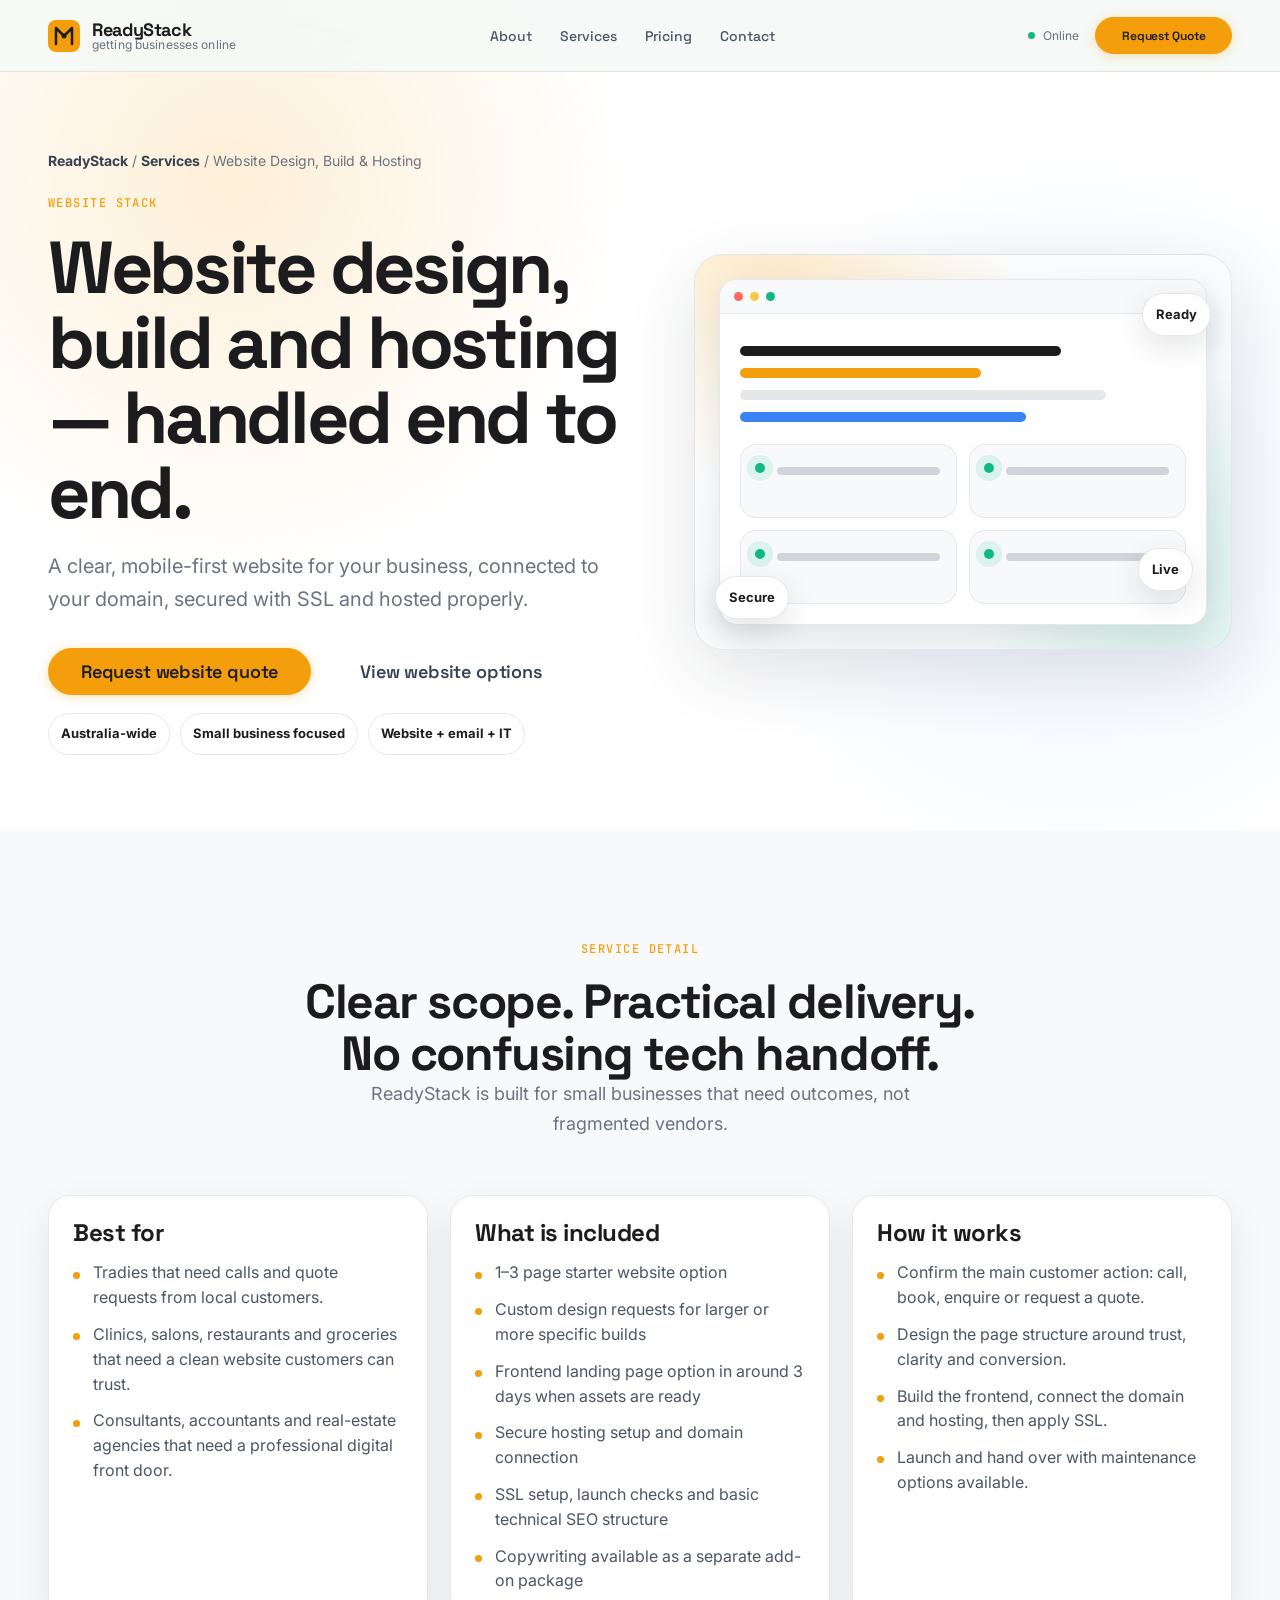
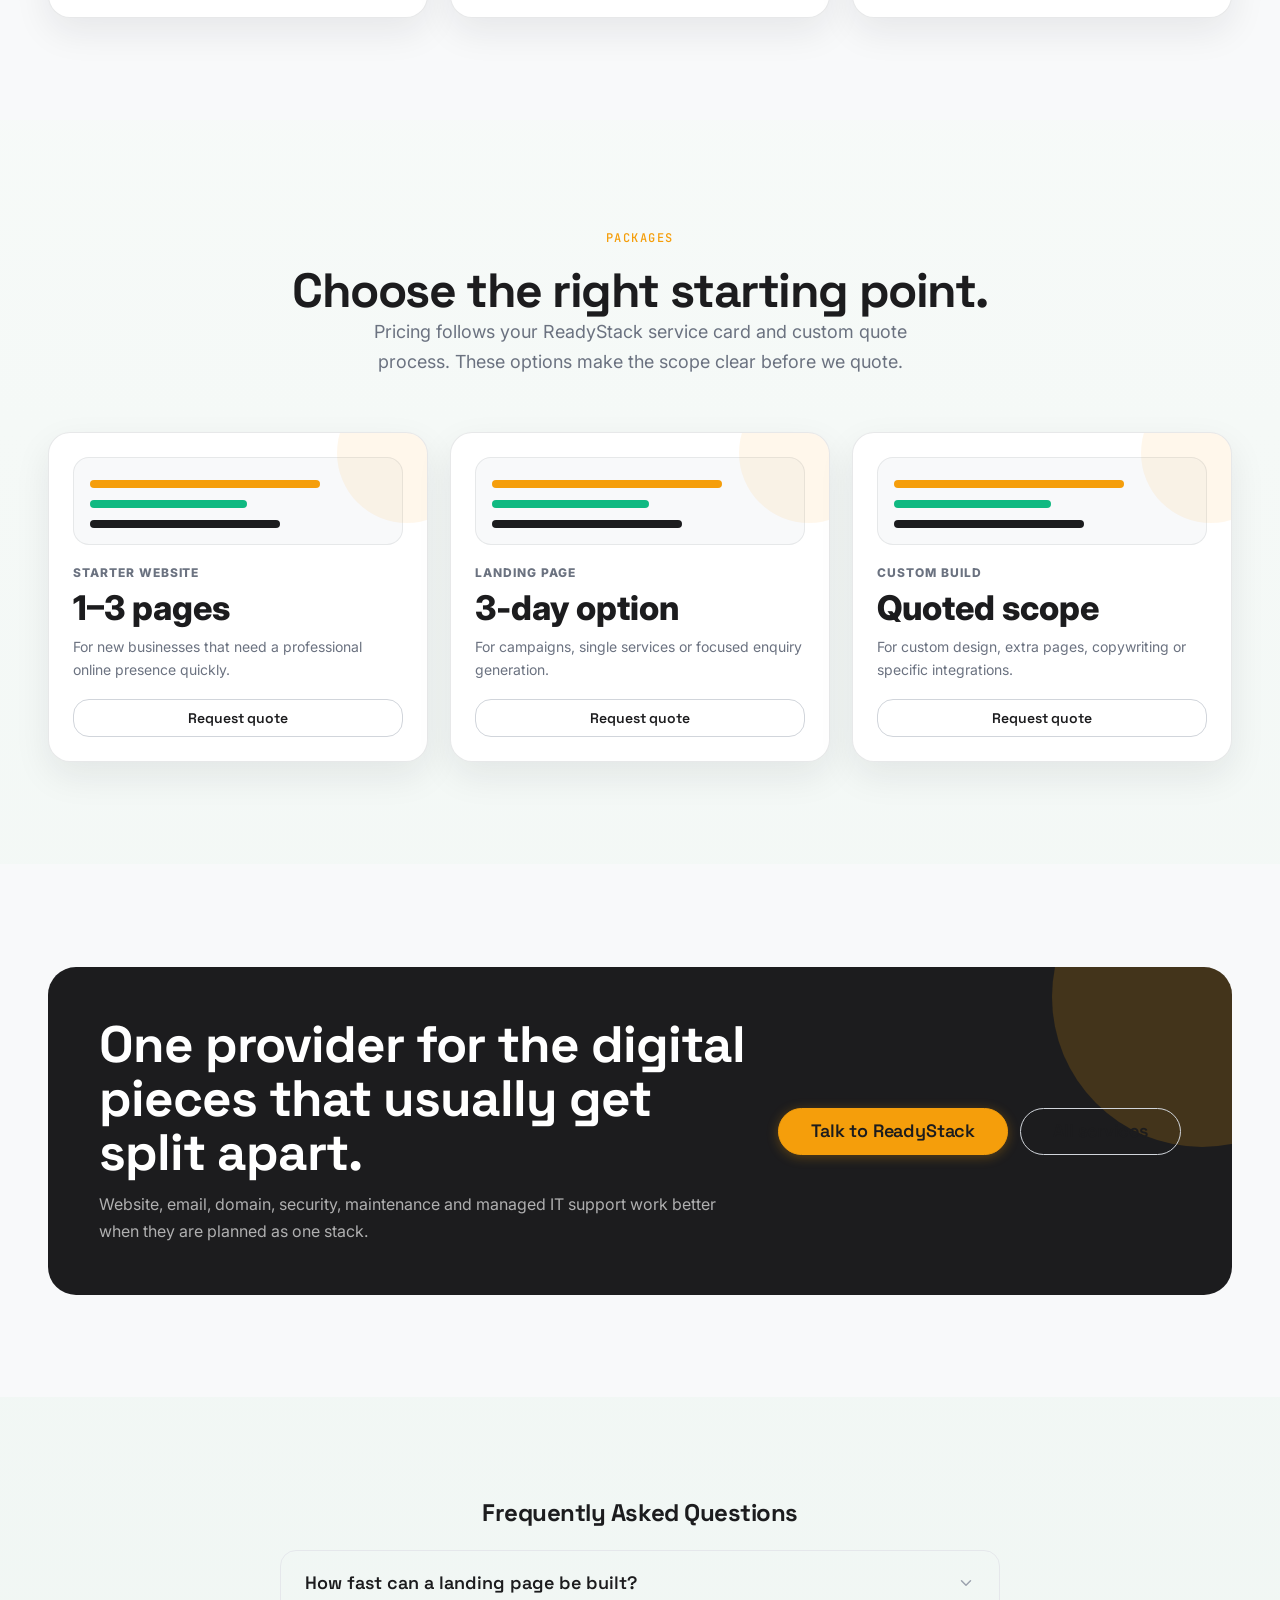
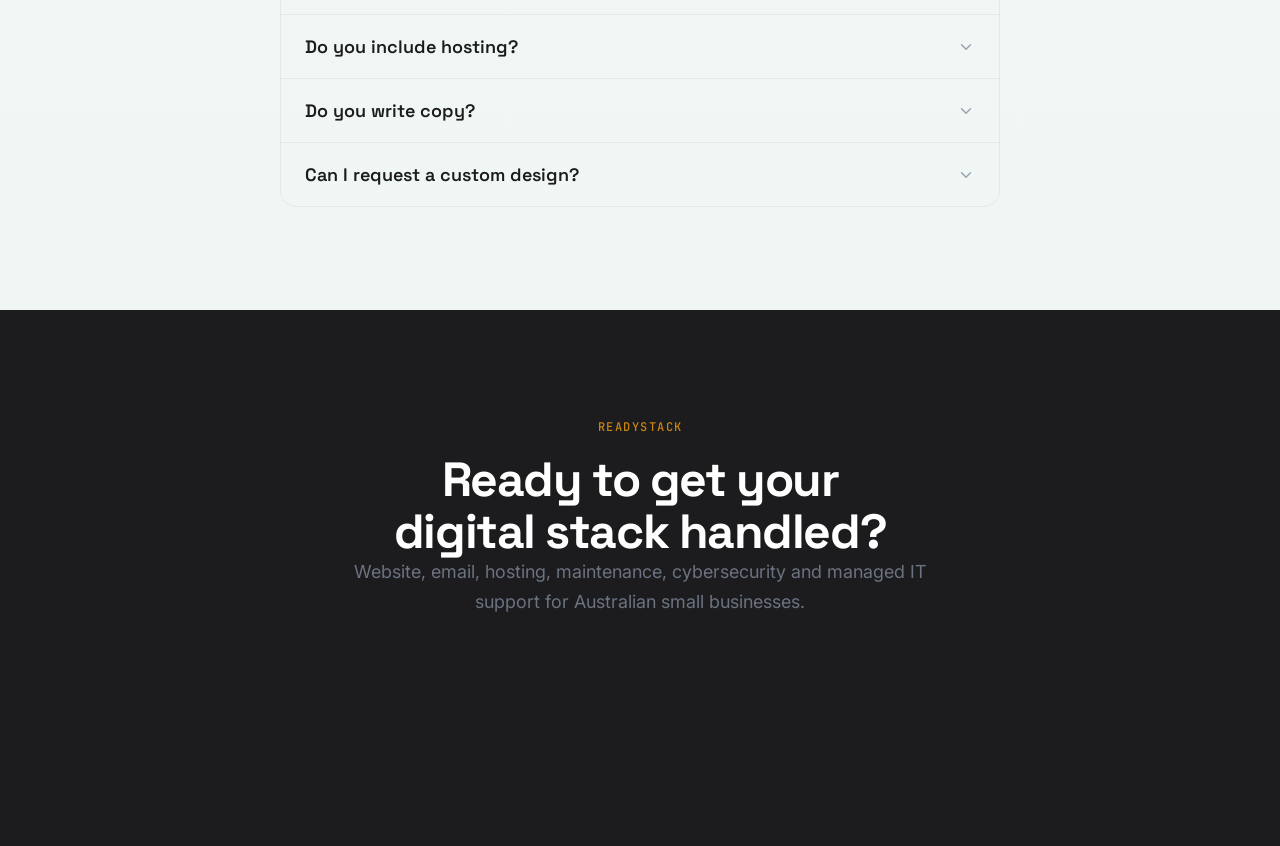
<file: website-design-build-hosting/index.html>
<!DOCTYPE html>
<html lang="en">
<head>
  <meta charset="UTF-8">
  <meta name="viewport" content="width=device-width, initial-scale=1.0">
  <title>Website Design, Build & Hosting Australia | ReadyStack</title>
  <meta name="description" content="ReadyStack designs, builds and hosts small business websites, starter sites and custom landing pages for Australian tradies, clinics, restaurants, consultants and local service businesses.">
  <meta name="robots" content="index, follow">
  <link rel="canonical" href="https://readystack.com.au/website-design-build-hosting/">
  <meta property="og:title" content="Website Design, Build & Hosting Australia | ReadyStack">
  <meta property="og:description" content="ReadyStack designs, builds and hosts small business websites, starter sites and custom landing pages for Australian tradies, clinics, restaurants, consultants and local service businesses.">
  <meta property="og:type" content="website">
  <meta property="og:url" content="https://readystack.com.au/website-design-build-hosting/">
  <meta property="og:image" content="https://readystack.com.au/og-image.jpg">
  <meta name="theme-color" content="#F59E0B">
  <link rel="icon" href="../assets/icons/favicon.png" type="image/png">
  <link rel="preconnect" href="https://fonts.googleapis.com">
  <link rel="preconnect" href="https://fonts.gstatic.com" crossorigin>
  <link href="https://fonts.googleapis.com/css2?family=Space+Grotesk:wght@300;400;500;600;700&family=Inter:wght@300;400;500;600&family=JetBrains+Mono:wght@400;500&display=swap" rel="stylesheet">
  <link rel="stylesheet" href="../css/base.css">
  <link rel="stylesheet" href="../css/layout.css">
  <link rel="stylesheet" href="../css/components.css">
  <link rel="stylesheet" href="../css/animations.css">

  <style>
    .service-page-hero{position:relative;min-height:78svh;display:flex;align-items:center;padding-top:var(--nav-h);background:var(--white);overflow:hidden;}
    .service-page-hero:before{content:"";position:absolute;inset:0;background:radial-gradient(circle at 18% 22%,rgba(245,158,11,.16),transparent 32%),radial-gradient(circle at 84% 62%,rgba(59,130,246,.09),transparent 32%);pointer-events:none;}
    .service-page-grid{position:relative;z-index:1;display:grid;grid-template-columns:1.05fr .95fr;gap:clamp(2rem,4vw,4rem);align-items:center;max-width:var(--container);margin-inline:auto;padding:clamp(3rem,6vw,5rem) var(--gutter);width:100%;}
    .service-breadcrumb{font-size:var(--text-sm);color:var(--charcoal-500);margin-bottom:var(--space-4);}
    .service-breadcrumb a{color:var(--charcoal-700);font-weight:700;}
    .service-page-title{font-size:clamp(2.6rem,1.8rem + 3.8vw,4.6rem);line-height:1.02;letter-spacing:-.045em;color:var(--charcoal-900);font-family:var(--font-display);font-weight:var(--weight-bold);margin-bottom:var(--space-5);}
    .service-page-sub{font-size:var(--text-lg);line-height:1.65;color:var(--charcoal-500);max-width:56ch;margin-bottom:var(--space-8);}
    .page-pill-row{display:flex;flex-wrap:wrap;gap:10px;margin-top:18px}.page-pill{padding:9px 12px;border-radius:999px;background:#fff;border:1px solid rgba(24,29,38,.1);font-size:13px;color:#1C1C1E;font-weight:700;}
    .motion-card{position:relative;min-height:390px;border-radius:28px;background:linear-gradient(145deg,#ffffff,#f4f7fb);border:1px solid rgba(24,29,38,.1);box-shadow:0 22px 70px rgba(24,29,38,.12);padding:24px;overflow:hidden;}
    .motion-card:before{content:"";position:absolute;inset:-40%;background:radial-gradient(circle at 30% 20%,rgba(245,158,11,.22),transparent 28%),radial-gradient(circle at 70% 65%,rgba(16,185,129,.16),transparent 24%);animation:floatGlow 8s ease-in-out infinite alternate;}
    .motion-window{position:relative;z-index:1;background:#fff;border:1px solid rgba(24,29,38,.1);border-radius:18px;box-shadow:0 12px 34px rgba(24,29,38,.1);overflow:hidden;}
    .mock-top{display:flex;gap:7px;align-items:center;padding:12px 14px;background:#F8F9FA;border-bottom:1px solid rgba(24,29,38,.08);}
    .mock-dot{width:9px;height:9px;border-radius:999px;background:#E5E7EB;}.mock-dot:nth-child(1){background:#ff6961}.mock-dot:nth-child(2){background:#f7c948}.mock-dot:nth-child(3){background:#10B981}
    .mock-body{padding:20px;min-height:230px;}
    .mock-line{height:10px;border-radius:999px;background:#E5E7EB;margin:12px 0;width:82%;animation:pulseLine 2.6s ease-in-out infinite;}.mock-line.short{width:54%;background:#F59E0B}.mock-line.dark{width:72%;background:#1C1C1E}.mock-line.green{width:42%;background:#10B981}.mock-line.blue{width:64%;background:#3B82F6}
    .motion-nodes{display:grid;grid-template-columns:repeat(2,1fr);gap:12px;margin-top:22px}.motion-node{height:74px;border-radius:16px;background:#F8F9FA;border:1px solid rgba(24,29,38,.08);position:relative;overflow:hidden}.motion-node:before{content:"";position:absolute;left:14px;top:18px;width:10px;height:10px;border-radius:50%;background:#10B981;box-shadow:0 0 0 8px rgba(16,185,129,.12);animation:pulseDot 2.2s infinite}.motion-node:after{content:"";position:absolute;left:36px;right:16px;top:22px;height:8px;border-radius:999px;background:#D1D5DB;}
    .floating-chip{position:absolute;z-index:2;background:#fff;border:1px solid rgba(24,29,38,.1);border-radius:999px;padding:10px 13px;font-size:13px;font-weight:700;color:#1C1C1E;box-shadow:0 10px 30px rgba(24,29,38,.12);animation:floatChip 4.5s ease-in-out infinite;}.chip-a{left:20px;bottom:30px}.chip-b{right:20px;top:38px;animation-delay:.8s}.chip-c{right:38px;bottom:58px;animation-delay:1.4s}
    .content-grid-3{display:grid;grid-template-columns:repeat(3,minmax(0,1fr));gap:22px;}.info-card{background:#fff;border:1px solid rgba(24,29,38,.1);border-radius:22px;box-shadow:0 14px 36px rgba(24,29,38,.08);padding:24px;}.info-card h3{font-family:var(--font-display);font-size:var(--text-xl);margin-bottom:14px;color:var(--charcoal-900)}.info-card ul{display:grid;gap:12px;color:var(--charcoal-600);line-height:1.55}.info-card li{position:relative;padding-left:20px}.info-card li:before{content:"";position:absolute;left:0;top:.7em;width:7px;height:7px;border-radius:999px;background:var(--amber)}
    .offer-grid{display:grid;grid-template-columns:repeat(3,minmax(0,1fr));gap:22px;margin-top:34px;}.offer-card{position:relative;border-radius:22px;background:#fff;border:1px solid rgba(24,29,38,.1);box-shadow:0 14px 36px rgba(24,29,38,.08);padding:24px;overflow:hidden;}.offer-card:after{content:"";position:absolute;right:-50px;top:-50px;width:140px;height:140px;border-radius:999px;background:rgba(245,158,11,.08)}.offer-kicker{font-size:12px;letter-spacing:.08em;text-transform:uppercase;color:#6B7280;font-weight:800;margin-bottom:8px}.offer-price{font-size:34px;line-height:1;font-weight:800;color:#1C1C1E;margin-bottom:10px}.offer-note{color:#6B7280;font-size:14px;margin-bottom:18px}.mini-graphic{height:88px;border-radius:16px;background:#F8F9FA;border:1px solid rgba(24,29,38,.08);position:relative;overflow:hidden;margin-bottom:18px}.mini-graphic .bar{position:absolute;height:8px;border-radius:999px;background:#F59E0B;left:16px;animation:barGrow 3s ease-in-out infinite}.mini-graphic .bar:nth-child(1){top:22px;width:70%;}.mini-graphic .bar:nth-child(2){top:42px;width:48%;background:#10B981;animation-delay:.4s}.mini-graphic .bar:nth-child(3){top:62px;width:58%;background:#1C1C1E;animation-delay:.8s}
    .service-cta-strip{border-radius:28px;background:var(--charcoal-900);color:#fff;padding:clamp(2rem,4vw,3.5rem);display:grid;grid-template-columns:1.4fr auto;gap:24px;align-items:center;overflow:hidden;position:relative}.service-cta-strip:before{content:"";position:absolute;right:-120px;top:-120px;width:300px;height:300px;border-radius:50%;background:rgba(245,158,11,.18)}.service-cta-strip>*{position:relative;z-index:1}.service-cta-strip h2{font-size:clamp(2rem,1.2rem + 2.5vw,3.4rem);line-height:1.05;color:#fff;margin:0}.service-cta-strip p{color:rgba(255,255,255,.65);margin-top:12px;max-width:62ch}.service-cta-actions{display:flex;gap:12px;flex-wrap:wrap;justify-content:flex-end;}
    @keyframes floatGlow{to{transform:translate3d(30px,20px,0) rotate(8deg)}}@keyframes pulseLine{50%{opacity:.55;transform:scaleX(.94);transform-origin:left}}@keyframes pulseDot{50%{box-shadow:0 0 0 16px rgba(16,185,129,0)}}@keyframes floatChip{50%{transform:translateY(-10px)}}@keyframes barGrow{50%{transform:scaleX(.72);transform-origin:left}}
    @media(max-width:900px){.service-page-grid,.content-grid-3,.offer-grid,.service-cta-strip{grid-template-columns:1fr}.service-cta-actions{justify-content:flex-start}.service-page-hero{min-height:auto}.motion-card{min-height:330px}}
  </style>

  <script type="application/ld+json">{"@context": "https://schema.org", "@type": "ProfessionalService", "name": "ReadyStack", "url": "https://readystack.com.au/website-design-build-hosting/", "description": "ReadyStack designs, builds and hosts small business websites, starter sites and custom landing pages for Australian tradies, clinics, restaurants, consultants and local service businesses.", "areaServed": "AU", "provider": {"@type": "Organization", "name": "ReadyStack", "url": "https://readystack.com.au"}}</script>
  <script type="application/ld+json">{"@context": "https://schema.org", "@type": "FAQPage", "mainEntity": [{"@type": "Question", "name": "How fast can a landing page be built?", "acceptedAnswer": {"@type": "Answer", "text": "A frontend landing page can be completed in around 3 days when content, branding and assets are ready."}}, {"@type": "Question", "name": "Do you include hosting?", "acceptedAnswer": {"@type": "Answer", "text": "Yes. Hosting setup, domain connection and SSL can be included."}}, {"@type": "Question", "name": "Do you write copy?", "acceptedAnswer": {"@type": "Answer", "text": "Yes, if requested. Copywriting is packaged separately as an add-on."}}, {"@type": "Question", "name": "Can I request a custom design?", "acceptedAnswer": {"@type": "Answer", "text": "Yes. Starter packages cover simple scope, while custom design requests are quoted separately."}}]}</script>
</head>
<body>
<header id="site-header">
  <nav id="nav" role="navigation" aria-label="Primary navigation">
    <div class="nav-inner">
      <a href="../index.html" class="nav-logo" aria-label="ReadyStack home">
        <div class="logo-mark" aria-hidden="true"><svg width="32" height="32" viewBox="0 0 32 32" fill="none"><rect width="32" height="32" rx="8" fill="#F59E0B"/><path d="M8 24V8l8 8 8-8v16" stroke="#1C1C1E" stroke-width="2.5" stroke-linecap="round" stroke-linejoin="round"/><circle cx="16" cy="16" r="2.5" fill="#1C1C1E"/></svg></div>
        <div class="logo-text"><span class="logo-adc">ReadyStack</span><span class="logo-full">getting businesses online</span></div>
      </a>
      <ul class="nav-links" role="list">
        <li><a href="../index.html#about" class="nav-link">About</a></li>
        <li><a href="../index.html#services" class="nav-link">Services</a></li>
        <li><a href="../index.html#pricing" class="nav-link">Pricing</a></li>
        <li><a href="../index.html#contact" class="nav-link">Contact</a></li>
      </ul>
      <div class="nav-actions"><div class="nav-status" title="All systems operational"><span class="status-dot" aria-hidden="true"></span><span class="status-text">Online</span></div><a href="../index.html#contact" class="btn btn-amber btn-sm">Request Quote</a><button class="nav-hamburger" id="nav-toggle" aria-label="Open navigation menu" aria-expanded="false" aria-controls="mobile-menu"><span></span><span></span><span></span></button></div>
    </div>
  </nav>
  <div id="mobile-menu" class="mobile-menu" aria-hidden="true" role="dialog" aria-label="Mobile navigation"><div class="mobile-menu-inner"><nav aria-label="Mobile navigation links"><ul role="list"><li><a href="../index.html#about" class="mobile-link">About</a></li><li><a href="../index.html#services" class="mobile-link">Services</a></li><li><a href="../index.html#pricing" class="mobile-link">Pricing</a></li><li><a href="../index.html#contact" class="mobile-link">Contact</a></li></ul></nav><a href="../index.html#contact" class="btn btn-amber btn-full">Request quote</a></div></div>
</header>
<main>
  <section class="service-page-hero" aria-labelledby="service-heading">
    <div class="service-page-grid">
      <div class="reveal">
        <div class="service-breadcrumb"><a href="../index.html">ReadyStack</a> / <a href="../index.html#services">Services</a> / Website Design, Build & Hosting</div>
        <div class="eyebrow">Website Stack</div>
        <h1 id="service-heading" class="service-page-title">Website design, build and hosting — handled end to end.</h1>
        <p class="service-page-sub">A clear, mobile-first website for your business, connected to your domain, secured with SSL and hosted properly.</p>
        <div class="hero-ctas"><a href="../index.html#contact" class="btn btn-amber btn-lg magnetic"><span>Request website quote</span></a><a href="#packages" class="btn btn-ghost btn-lg"><span>View website options</span></a></div>
        <div class="page-pill-row"><span class="page-pill">Australia-wide</span><span class="page-pill">Small business focused</span><span class="page-pill">Website + email + IT</span></div>
      </div>
      <div class="motion-card reveal reveal-delay-1" aria-hidden="true">
        <div class="motion-window"><div class="mock-top"><span class="mock-dot"></span><span class="mock-dot"></span><span class="mock-dot"></span></div><div class="mock-body"><div class="mock-line dark"></div><div class="mock-line short"></div><div class="mock-line"></div><div class="mock-line blue"></div><div class="motion-nodes"><div class="motion-node"></div><div class="motion-node"></div><div class="motion-node"></div><div class="motion-node"></div></div></div></div>
        <span class="floating-chip chip-a">Secure</span><span class="floating-chip chip-b">Ready</span><span class="floating-chip chip-c">Live</span>
      </div>
    </div>
  </section>
  <section class="section section-tinted" aria-labelledby="details-heading"><div class="container"><div class="section-head reveal"><div class="eyebrow">Service Detail</div><h2 id="details-heading" class="section-h2">Clear scope. Practical delivery. No confusing tech handoff.</h2><p class="section-subline">ReadyStack is built for small businesses that need outcomes, not fragmented vendors.</p></div><div class="content-grid-3"><article class="info-card reveal"><h3>Best for</h3><ul><li>Tradies that need calls and quote requests from local customers.</li><li>Clinics, salons, restaurants and groceries that need a clean website customers can trust.</li><li>Consultants, accountants and real-estate agencies that need a professional digital front door.</li></ul></article><article class="info-card reveal reveal-delay-1"><h3>What is included</h3><ul><li>1–3 page starter website option</li><li>Custom design requests for larger or more specific builds</li><li>Frontend landing page option in around 3 days when assets are ready</li><li>Secure hosting setup and domain connection</li><li>SSL setup, launch checks and basic technical SEO structure</li><li>Copywriting available as a separate add-on package</li></ul></article><article class="info-card reveal reveal-delay-2"><h3>How it works</h3><ul><li>Confirm the main customer action: call, book, enquire or request a quote.</li><li>Design the page structure around trust, clarity and conversion.</li><li>Build the frontend, connect the domain and hosting, then apply SSL.</li><li>Launch and hand over with maintenance options available.</li></ul></article></div></div></section>
  <section id="packages" class="section" aria-labelledby="packages-heading"><div class="container"><div class="section-head reveal"><div class="eyebrow">Packages</div><h2 id="packages-heading" class="section-h2">Choose the right starting point.</h2><p class="section-subline">Pricing follows your ReadyStack service card and custom quote process. These options make the scope clear before we quote.</p></div><div class="offer-grid"><article class="offer-card reveal"><div class="mini-graphic"><span class="bar"></span><span class="bar"></span><span class="bar"></span></div><div class="offer-kicker">Starter Website</div><div class="offer-price">1–3 pages</div><p class="offer-note">For new businesses that need a professional online presence quickly.</p><a href="../index.html#contact" class="btn btn-outline btn-full">Request quote</a></article><article class="offer-card reveal"><div class="mini-graphic"><span class="bar"></span><span class="bar"></span><span class="bar"></span></div><div class="offer-kicker">Landing Page</div><div class="offer-price">3-day option</div><p class="offer-note">For campaigns, single services or focused enquiry generation.</p><a href="../index.html#contact" class="btn btn-outline btn-full">Request quote</a></article><article class="offer-card reveal"><div class="mini-graphic"><span class="bar"></span><span class="bar"></span><span class="bar"></span></div><div class="offer-kicker">Custom Build</div><div class="offer-price">Quoted scope</div><p class="offer-note">For custom design, extra pages, copywriting or specific integrations.</p><a href="../index.html#contact" class="btn btn-outline btn-full">Request quote</a></article></div></div></section>
  <section class="section section-tinted" aria-labelledby="why-heading"><div class="container"><div class="service-cta-strip reveal"><div><h2 id="why-heading">One provider for the digital pieces that usually get split apart.</h2><p>Website, email, domain, security, maintenance and managed IT support work better when they are planned as one stack.</p></div><div class="service-cta-actions"><a href="../index.html#contact" class="btn btn-amber btn-lg">Talk to ReadyStack</a><a href="../index.html#services" class="btn btn-outline btn-lg">All services</a></div></div></div></section>
  <section class="section" aria-labelledby="faq-heading"><div class="container"><div class="faq-wrap reveal"><h2 id="faq-heading" class="faq-title">Frequently Asked Questions</h2><div class="faq-list" id="faq-list"><div class="faq-item"><button class="faq-q" aria-expanded="false"><span>How fast can a landing page be built?</span><svg class="faq-arrow" width="18" height="18" viewBox="0 0 18 18" fill="none" aria-hidden="true"><path d="M4.5 6.75L9 11.25l4.5-4.5" stroke="currentColor" stroke-width="1.5" stroke-linecap="round" stroke-linejoin="round"/></svg></button><div class="faq-a"><p>A frontend landing page can be completed in around 3 days when content, branding and assets are ready.</p></div></div><div class="faq-item"><button class="faq-q" aria-expanded="false"><span>Do you include hosting?</span><svg class="faq-arrow" width="18" height="18" viewBox="0 0 18 18" fill="none" aria-hidden="true"><path d="M4.5 6.75L9 11.25l4.5-4.5" stroke="currentColor" stroke-width="1.5" stroke-linecap="round" stroke-linejoin="round"/></svg></button><div class="faq-a"><p>Yes. Hosting setup, domain connection and SSL can be included.</p></div></div><div class="faq-item"><button class="faq-q" aria-expanded="false"><span>Do you write copy?</span><svg class="faq-arrow" width="18" height="18" viewBox="0 0 18 18" fill="none" aria-hidden="true"><path d="M4.5 6.75L9 11.25l4.5-4.5" stroke="currentColor" stroke-width="1.5" stroke-linecap="round" stroke-linejoin="round"/></svg></button><div class="faq-a"><p>Yes, if requested. Copywriting is packaged separately as an add-on.</p></div></div><div class="faq-item"><button class="faq-q" aria-expanded="false"><span>Can I request a custom design?</span><svg class="faq-arrow" width="18" height="18" viewBox="0 0 18 18" fill="none" aria-hidden="true"><path d="M4.5 6.75L9 11.25l4.5-4.5" stroke="currentColor" stroke-width="1.5" stroke-linecap="round" stroke-linejoin="round"/></svg></button><div class="faq-a"><p>Yes. Starter packages cover simple scope, while custom design requests are quoted separately.</p></div></div></div></div></div></section>
</main>
<footer class="section section-dark" aria-label="ReadyStack footer"><div class="container"><div class="section-head reveal"><div class="eyebrow eyebrow-light">ReadyStack</div><h2 class="section-h2 section-h2-light">Ready to get your digital stack handled?</h2><p class="section-subline">Website, email, hosting, maintenance, cybersecurity and managed IT support for Australian small businesses.</p><div class="hero-ctas" style="justify-content:center; margin-top:24px;"><a href="../index.html#contact" class="btn btn-amber btn-lg">Request a quote</a><a href="../index.html#services" class="btn btn-ghost btn-lg">View all services</a></div></div></div></footer>
<script src="../js/main.js" defer></script>
<script src="../js/animations.js" defer></script>
</body>
</html>
</file>
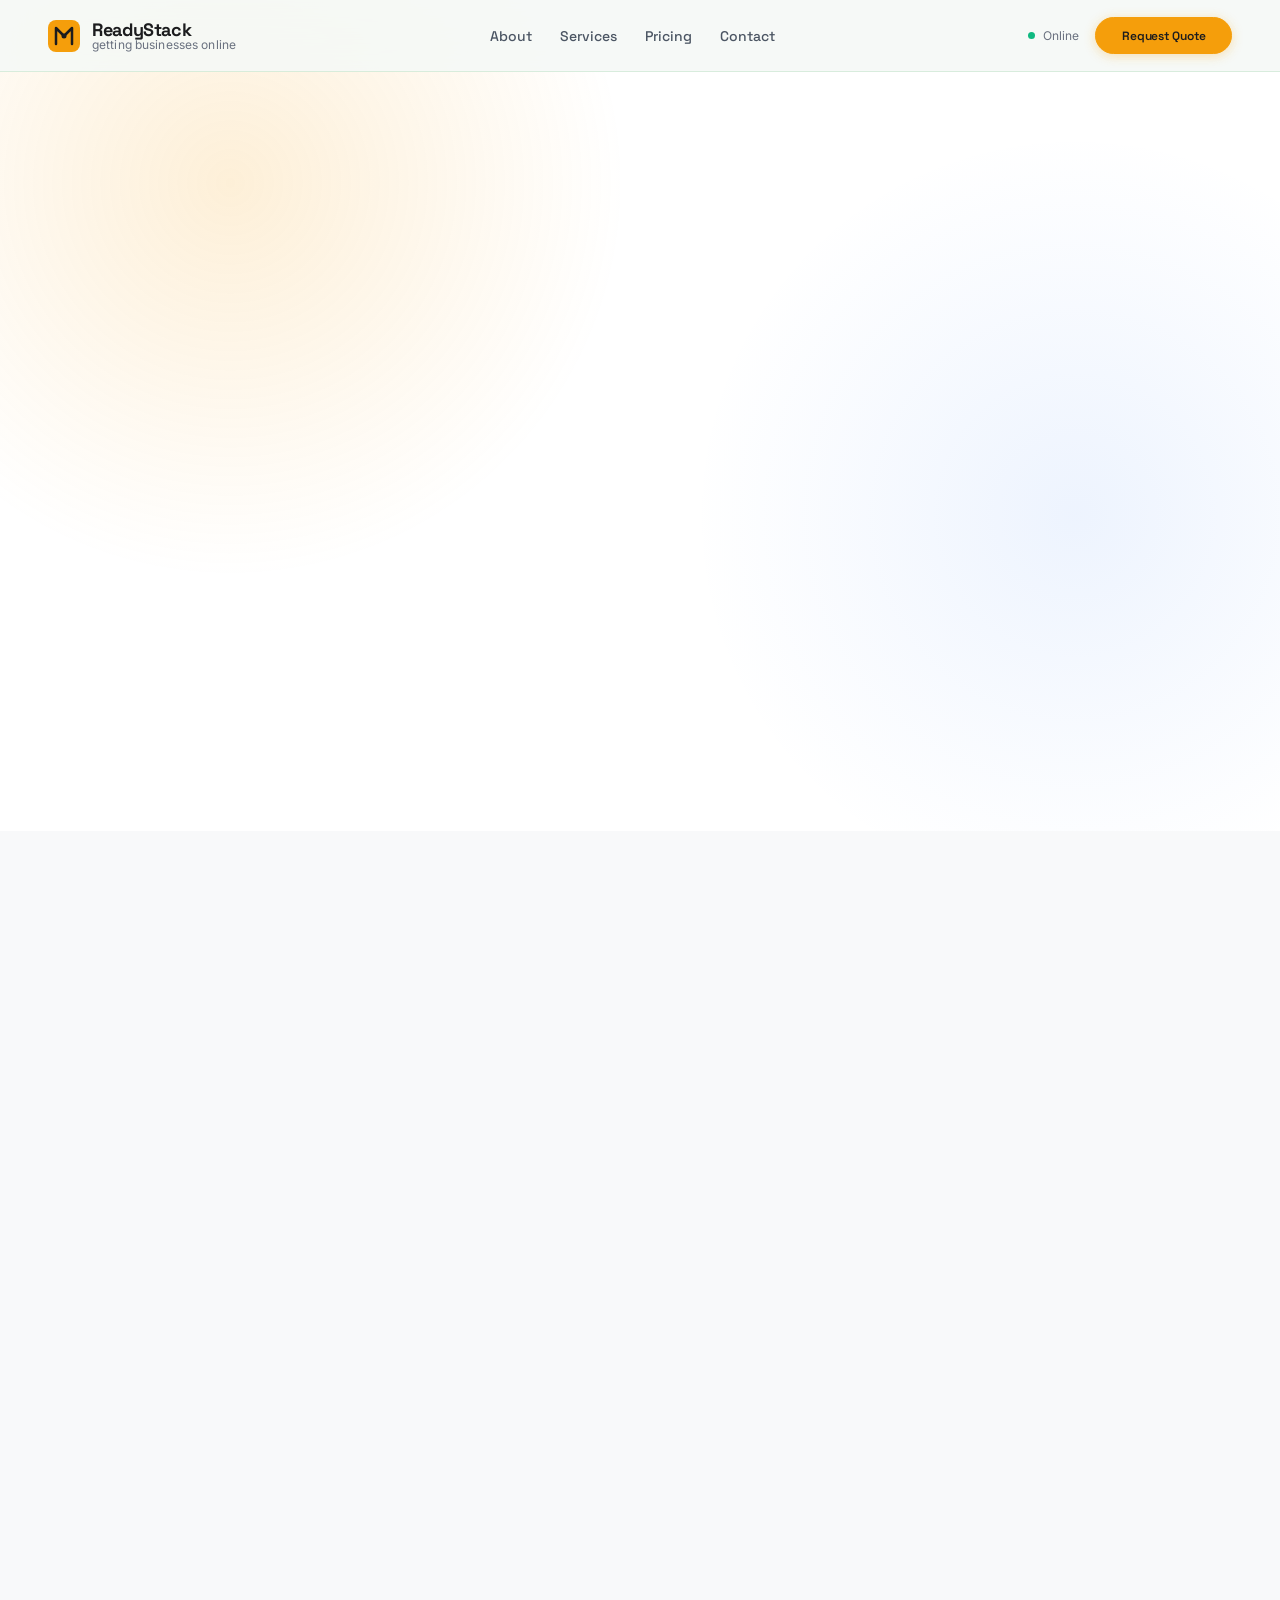
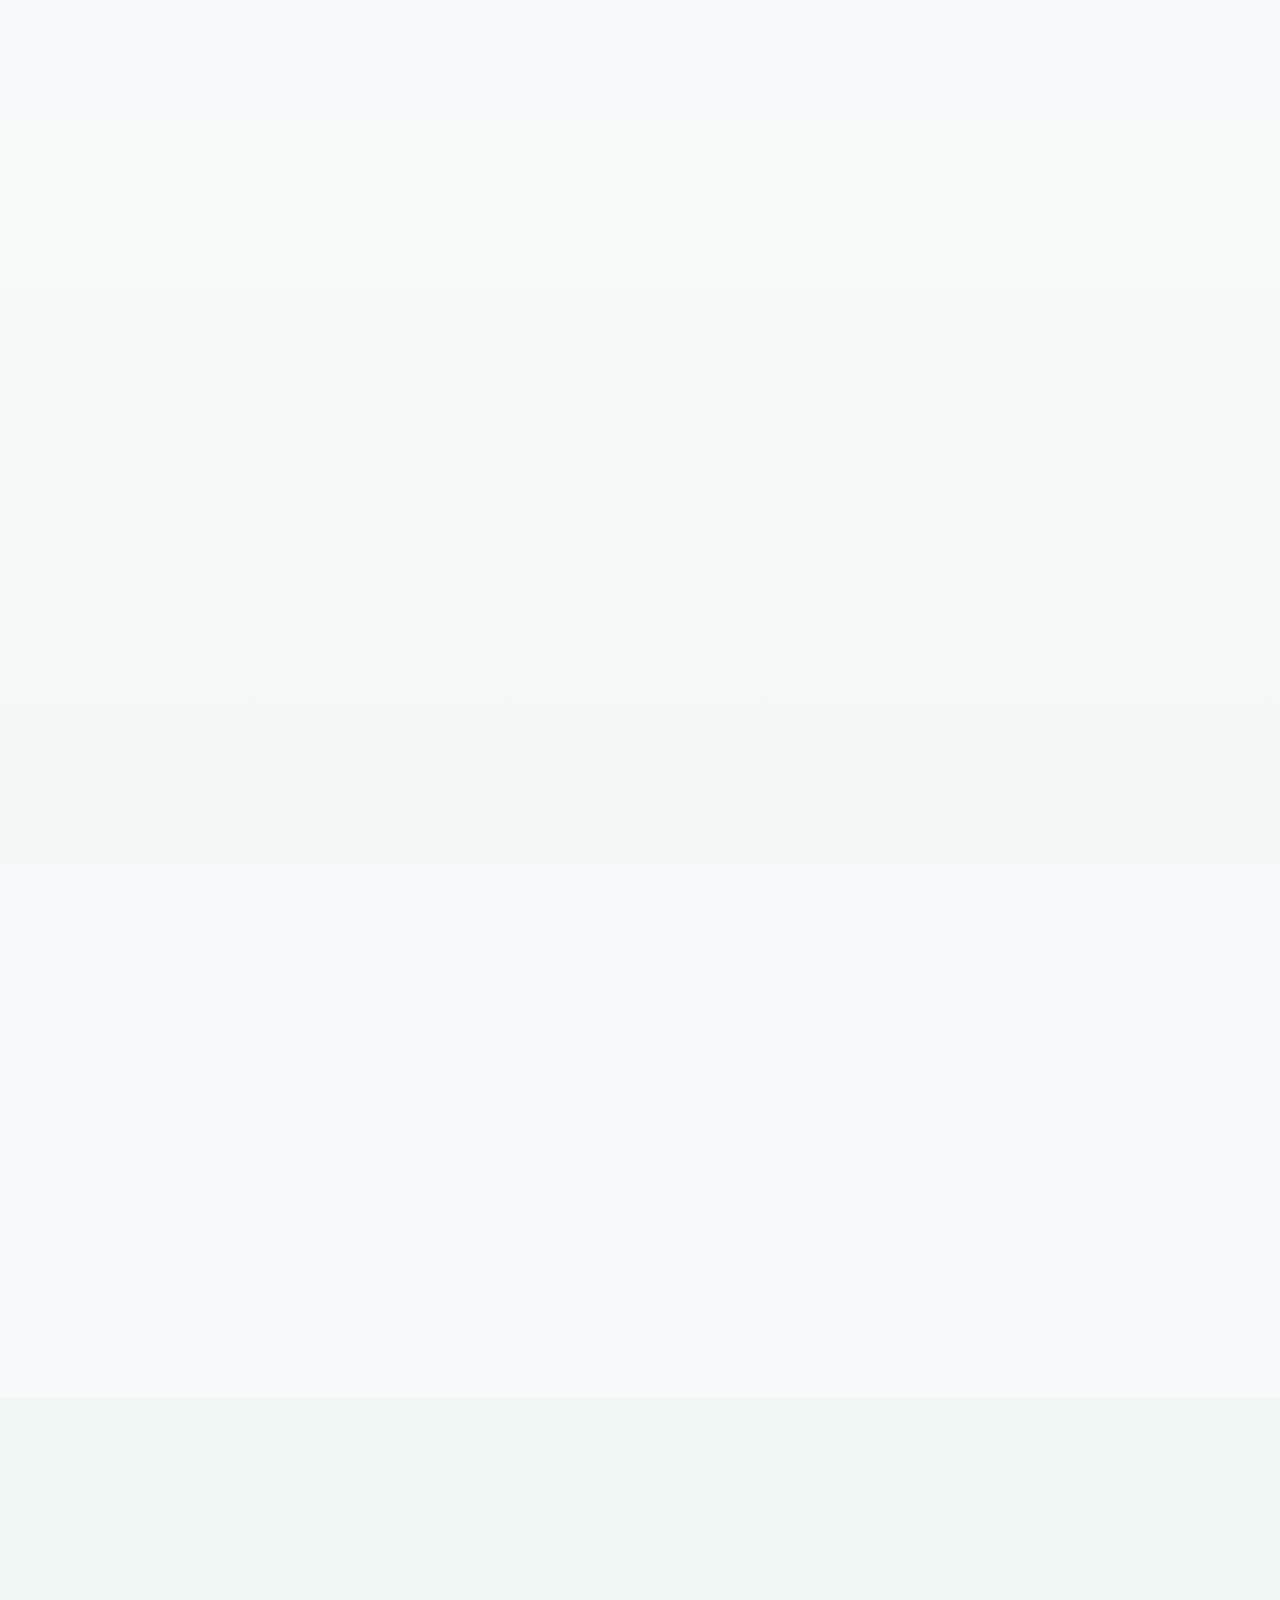
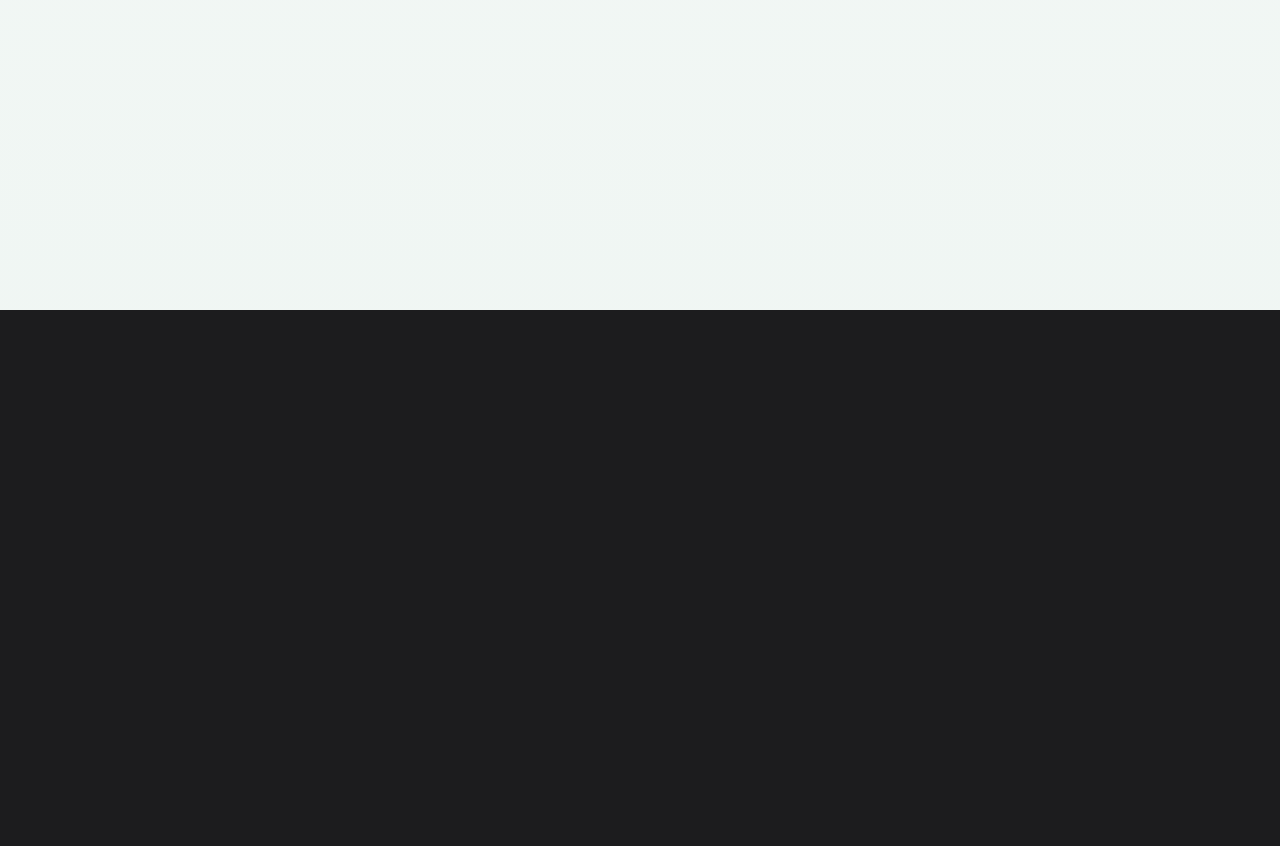
<file: website-design/index.html>
<!DOCTYPE html><html lang="en"><head><meta charset="UTF-8"><meta name="viewport" content="width=device-width, initial-scale=1.0"><meta http-equiv="refresh" content="0; url=../website-design-build-hosting/index.html"><title>Redirecting | ReadyStack</title><link rel="canonical" href="https://readystack.com.au/website-design-build-hosting/"></head><body><p>Redirecting to <a href="../website-design-build-hosting/index.html">ReadyStack service page</a>.</p></body></html>
</file>
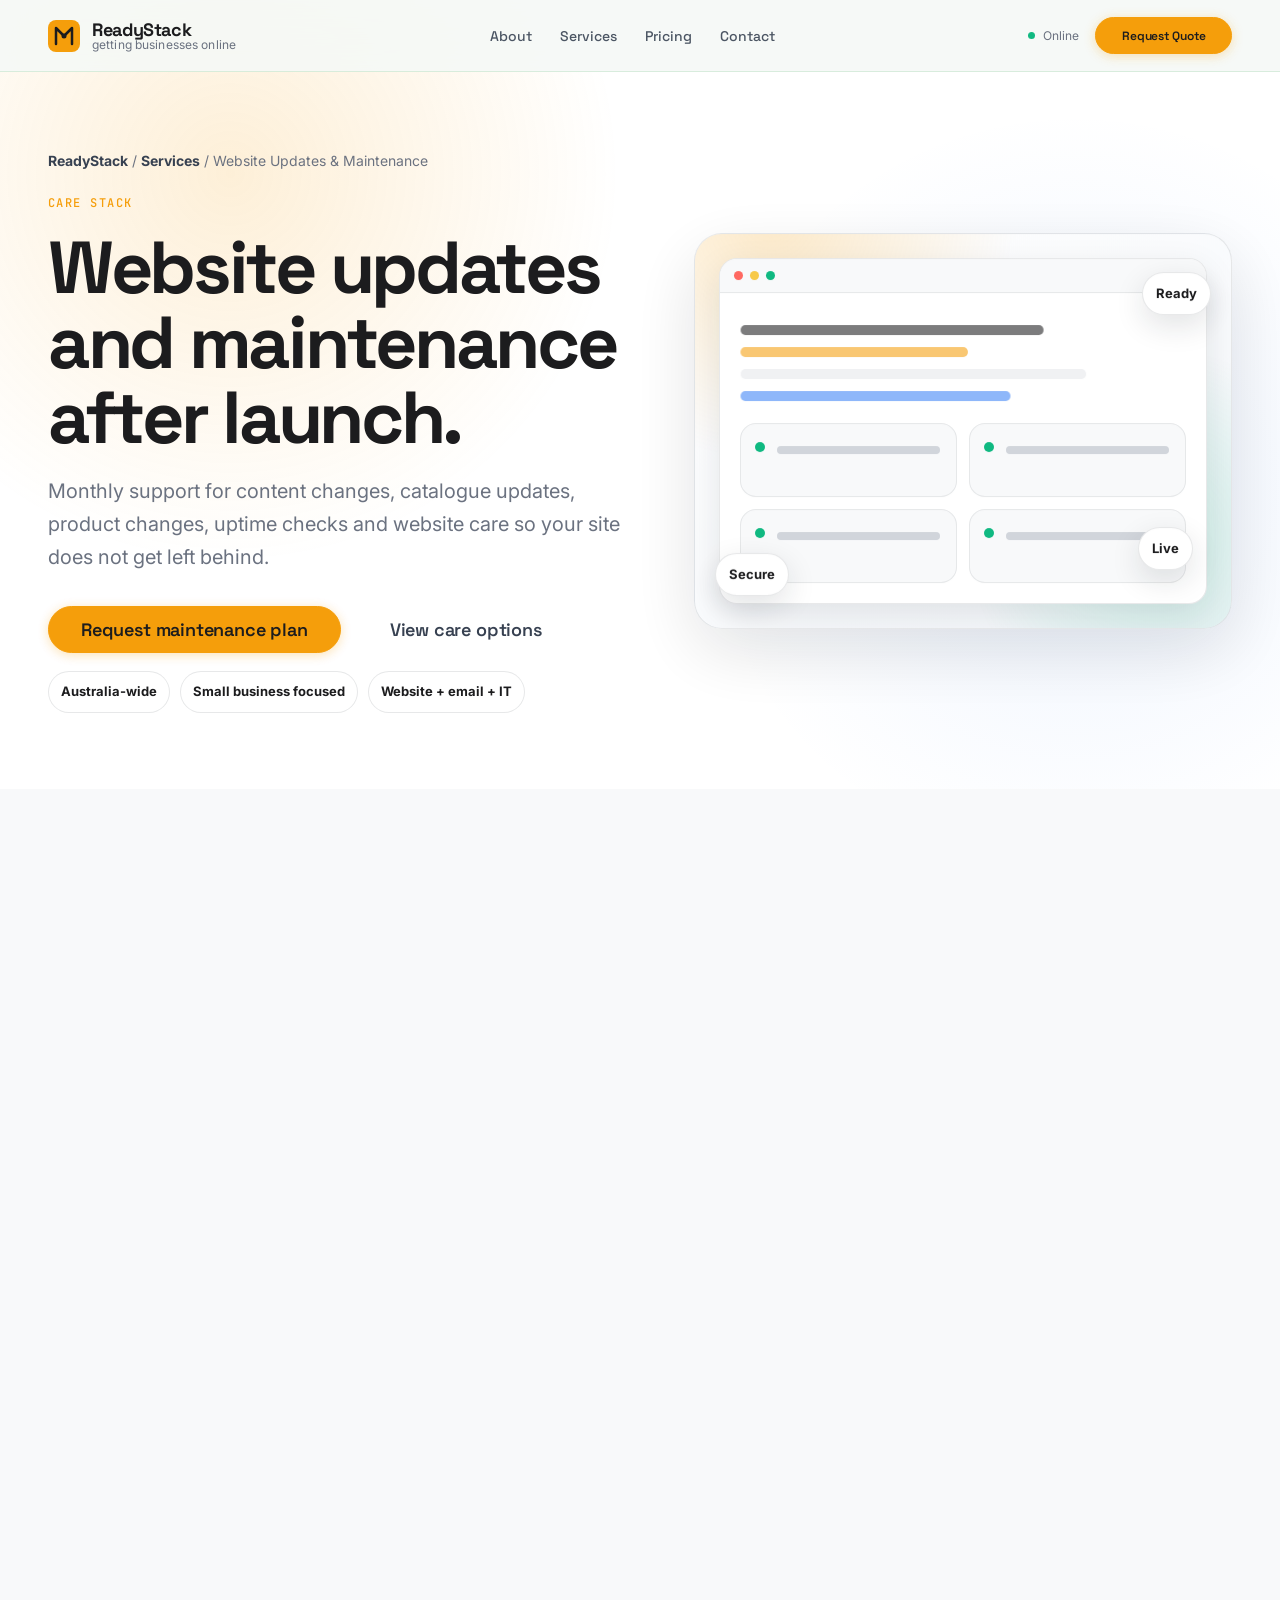
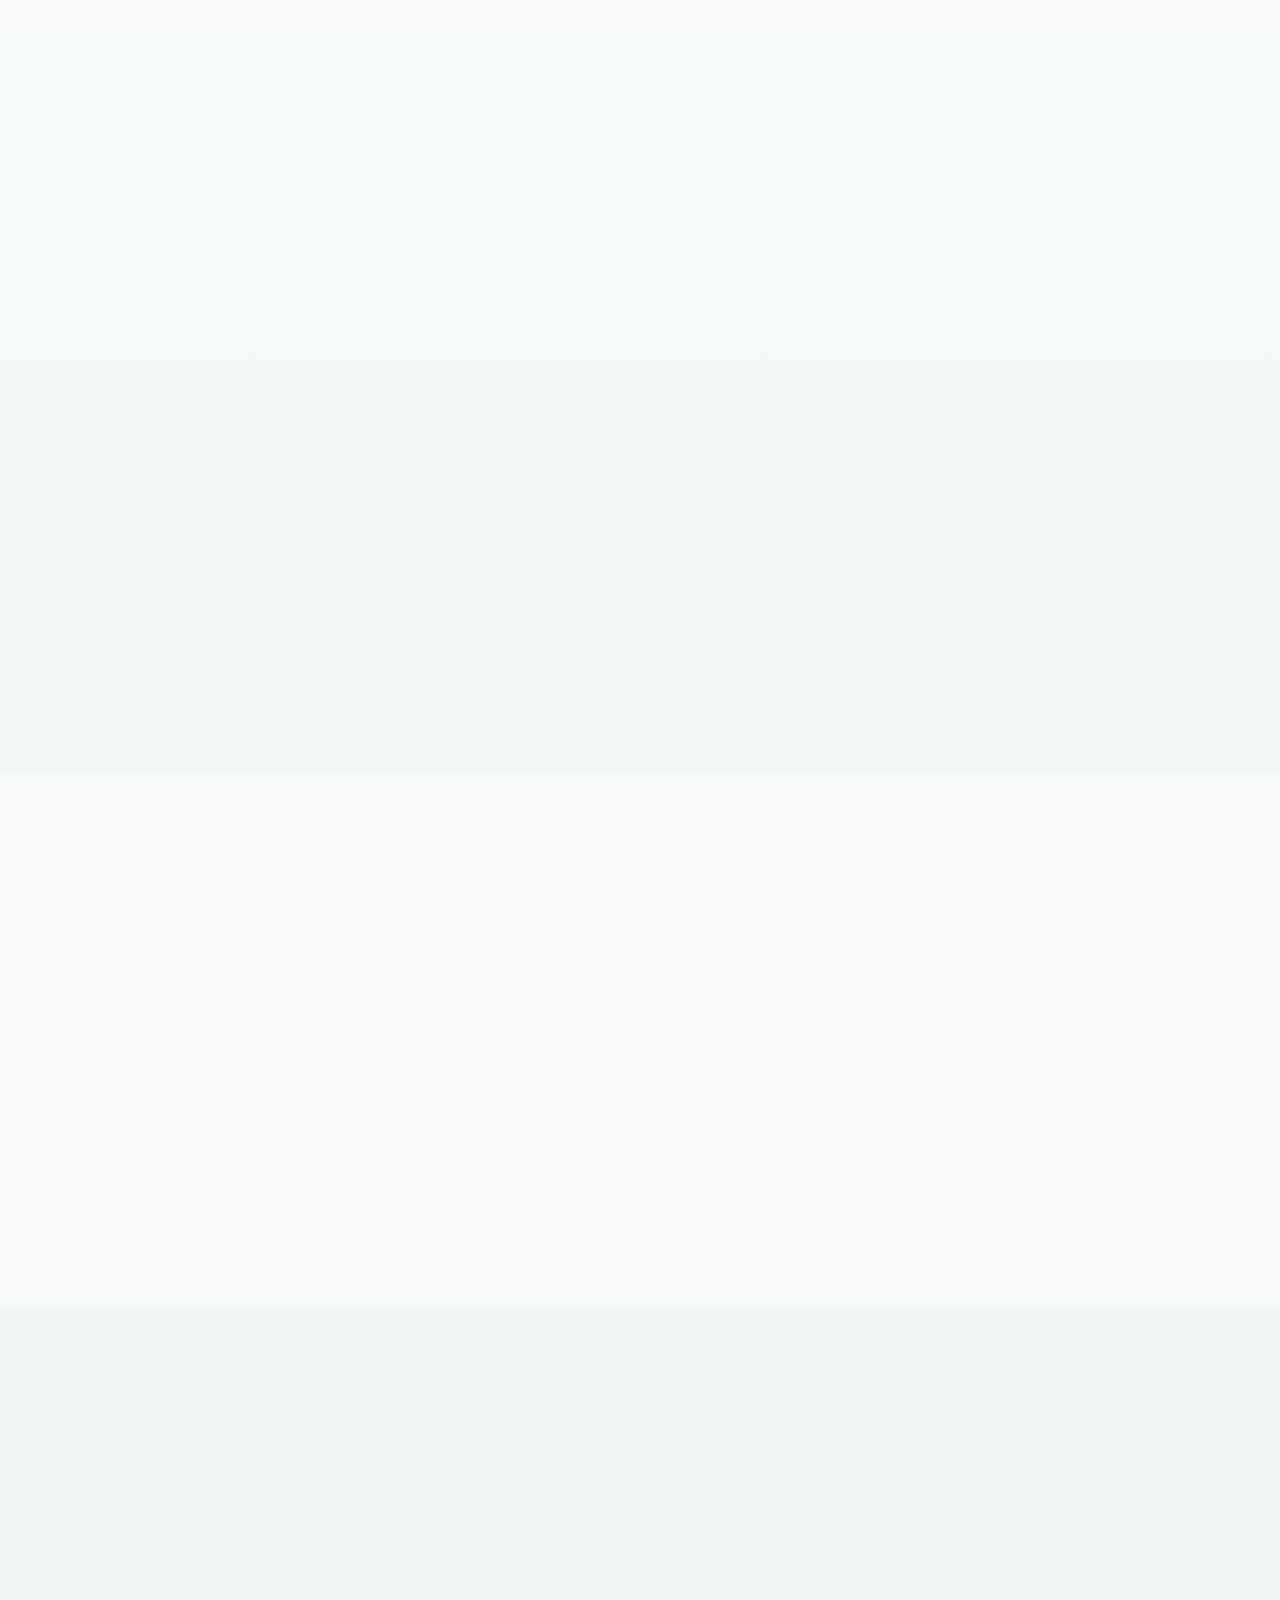
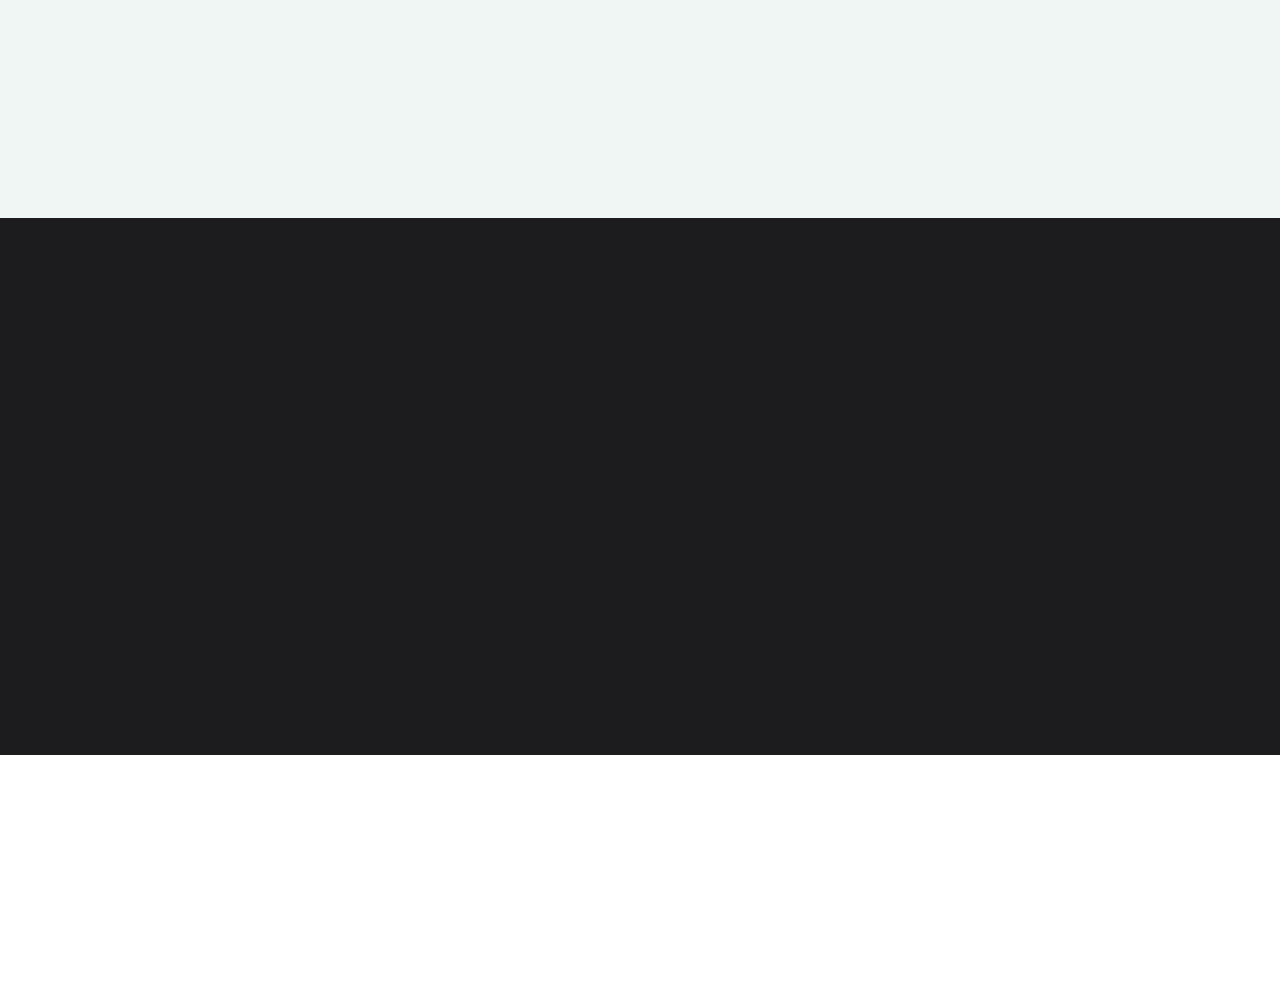
<file: website-maintenance/index.html>
<!DOCTYPE html><html lang="en"><head><meta charset="UTF-8"><meta name="viewport" content="width=device-width, initial-scale=1.0"><meta http-equiv="refresh" content="0; url=../website-updates-maintenance/index.html"><title>Redirecting | ReadyStack</title><link rel="canonical" href="https://readystack.com.au/website-updates-maintenance/"></head><body><p>Redirecting to <a href="../website-updates-maintenance/index.html">ReadyStack service page</a>.</p></body></html>
</file>
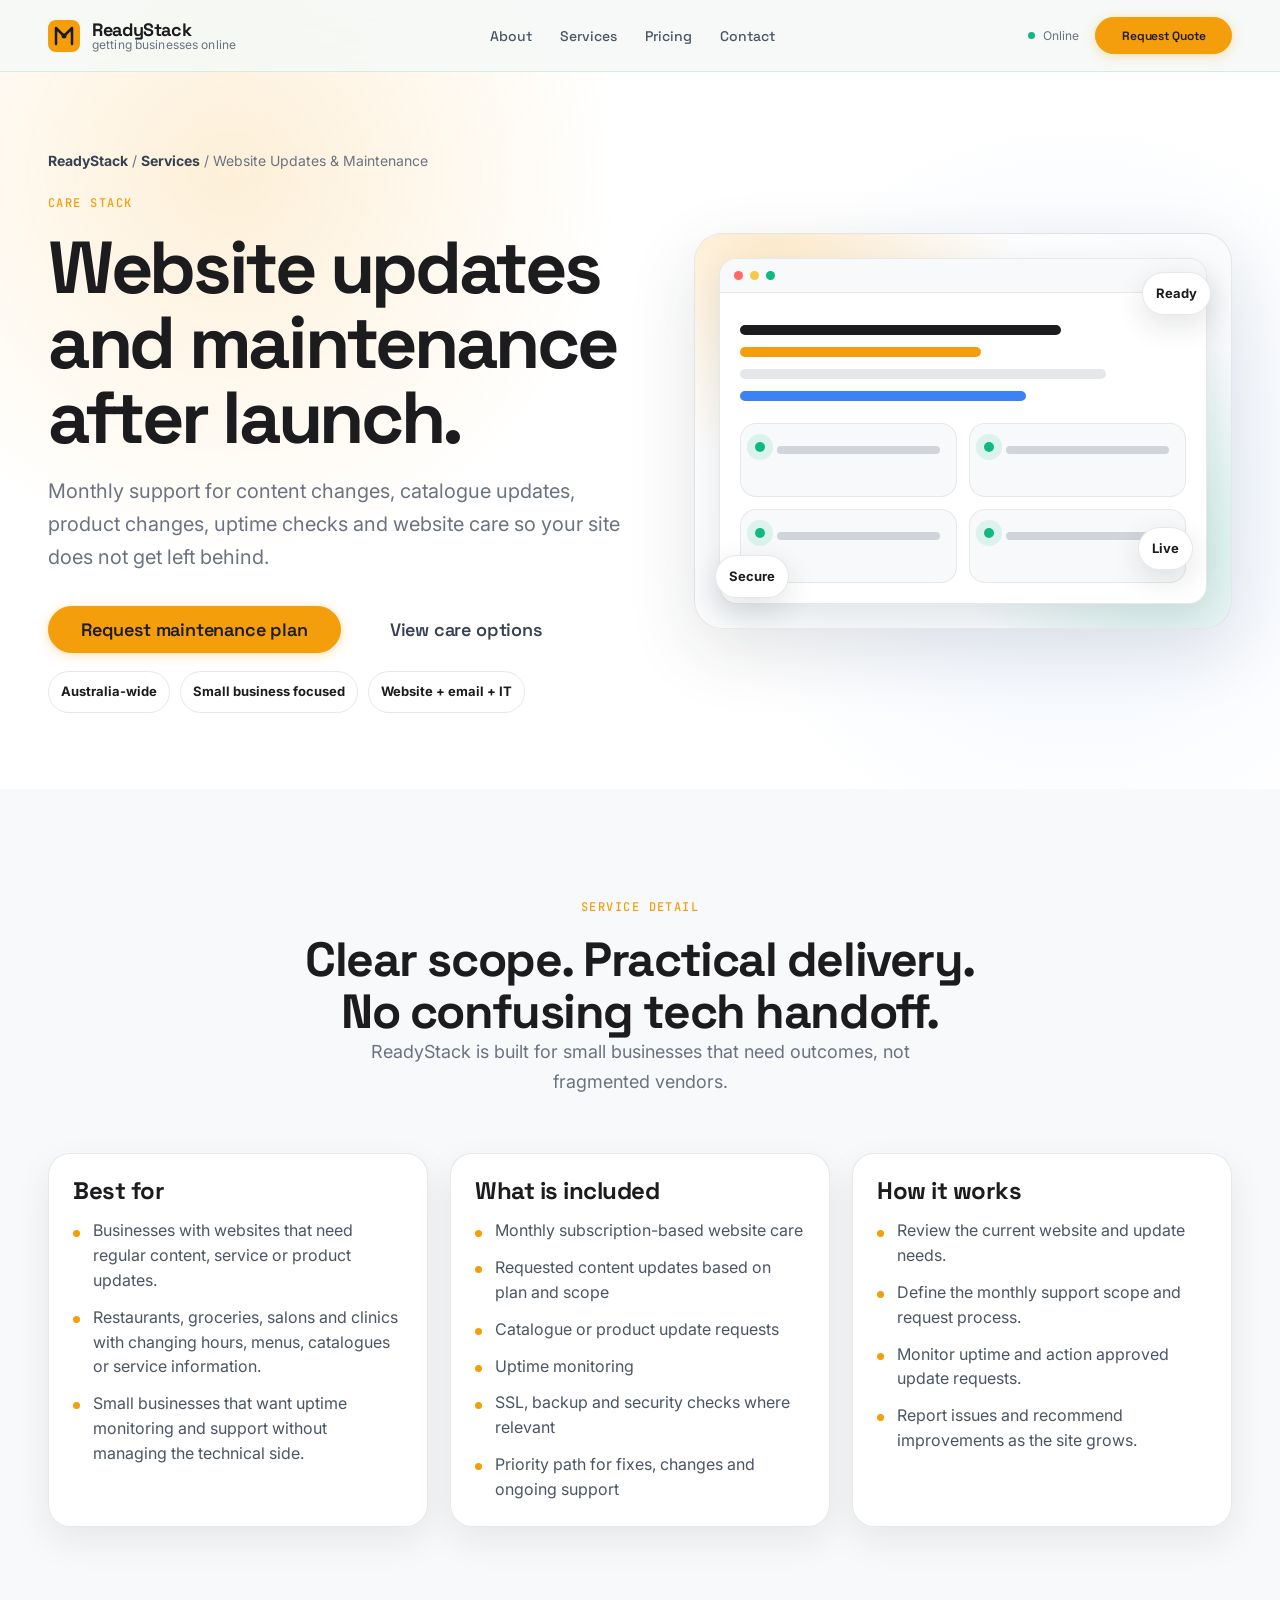
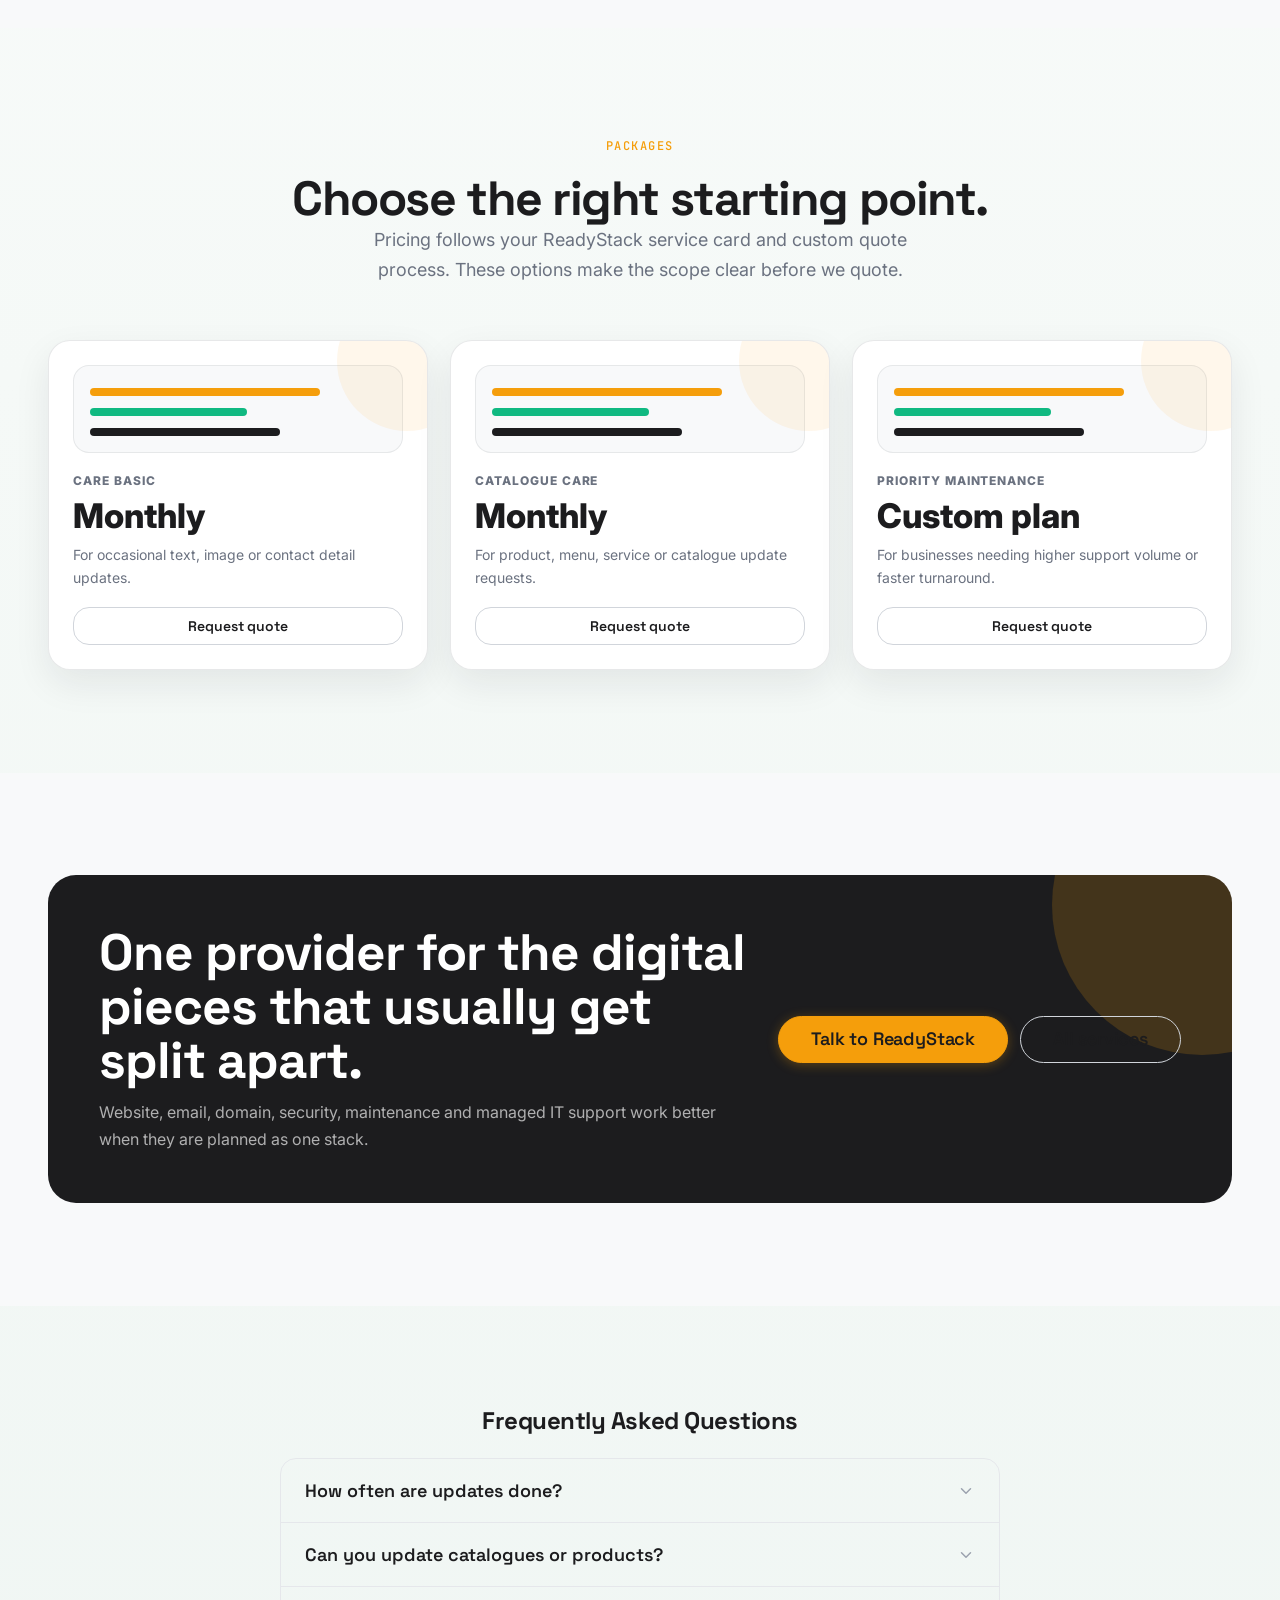
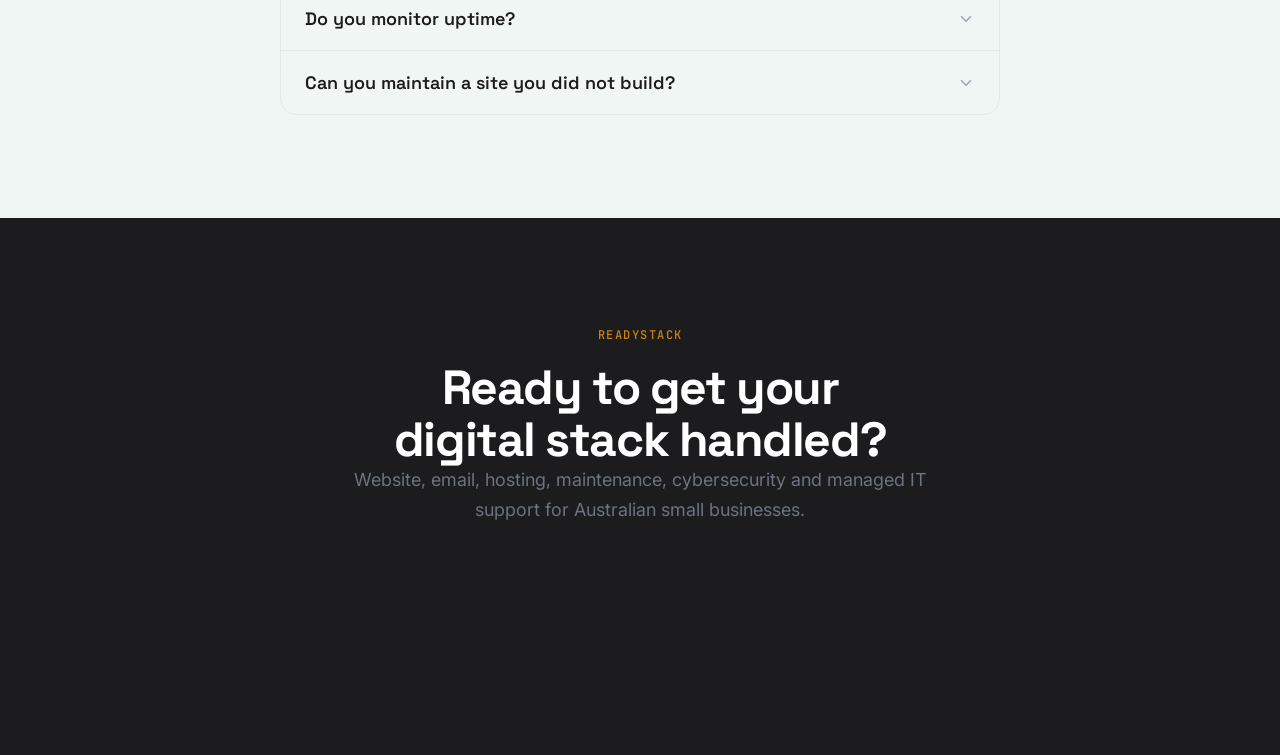
<file: website-updates-maintenance/index.html>
<!DOCTYPE html>
<html lang="en">
<head>
  <meta charset="UTF-8">
  <meta name="viewport" content="width=device-width, initial-scale=1.0">
  <title>Website Updates & Maintenance Australia | ReadyStack</title>
  <meta name="description" content="ReadyStack provides monthly website maintenance, requested content updates, catalogue and product updates, uptime monitoring and practical support for Australian small businesses.">
  <meta name="robots" content="index, follow">
  <link rel="canonical" href="https://readystack.com.au/website-updates-maintenance/">
  <meta property="og:title" content="Website Updates & Maintenance Australia | ReadyStack">
  <meta property="og:description" content="ReadyStack provides monthly website maintenance, requested content updates, catalogue and product updates, uptime monitoring and practical support for Australian small businesses.">
  <meta property="og:type" content="website">
  <meta property="og:url" content="https://readystack.com.au/website-updates-maintenance/">
  <meta property="og:image" content="https://readystack.com.au/og-image.jpg">
  <meta name="theme-color" content="#F59E0B">
  <link rel="icon" href="../assets/icons/favicon.png" type="image/png">
  <link rel="preconnect" href="https://fonts.googleapis.com">
  <link rel="preconnect" href="https://fonts.gstatic.com" crossorigin>
  <link href="https://fonts.googleapis.com/css2?family=Space+Grotesk:wght@300;400;500;600;700&family=Inter:wght@300;400;500;600&family=JetBrains+Mono:wght@400;500&display=swap" rel="stylesheet">
  <link rel="stylesheet" href="../css/base.css">
  <link rel="stylesheet" href="../css/layout.css">
  <link rel="stylesheet" href="../css/components.css">
  <link rel="stylesheet" href="../css/animations.css">

  <style>
    .service-page-hero{position:relative;min-height:78svh;display:flex;align-items:center;padding-top:var(--nav-h);background:var(--white);overflow:hidden;}
    .service-page-hero:before{content:"";position:absolute;inset:0;background:radial-gradient(circle at 18% 22%,rgba(245,158,11,.16),transparent 32%),radial-gradient(circle at 84% 62%,rgba(59,130,246,.09),transparent 32%);pointer-events:none;}
    .service-page-grid{position:relative;z-index:1;display:grid;grid-template-columns:1.05fr .95fr;gap:clamp(2rem,4vw,4rem);align-items:center;max-width:var(--container);margin-inline:auto;padding:clamp(3rem,6vw,5rem) var(--gutter);width:100%;}
    .service-breadcrumb{font-size:var(--text-sm);color:var(--charcoal-500);margin-bottom:var(--space-4);}
    .service-breadcrumb a{color:var(--charcoal-700);font-weight:700;}
    .service-page-title{font-size:clamp(2.6rem,1.8rem + 3.8vw,4.6rem);line-height:1.02;letter-spacing:-.045em;color:var(--charcoal-900);font-family:var(--font-display);font-weight:var(--weight-bold);margin-bottom:var(--space-5);}
    .service-page-sub{font-size:var(--text-lg);line-height:1.65;color:var(--charcoal-500);max-width:56ch;margin-bottom:var(--space-8);}
    .page-pill-row{display:flex;flex-wrap:wrap;gap:10px;margin-top:18px}.page-pill{padding:9px 12px;border-radius:999px;background:#fff;border:1px solid rgba(24,29,38,.1);font-size:13px;color:#1C1C1E;font-weight:700;}
    .motion-card{position:relative;min-height:390px;border-radius:28px;background:linear-gradient(145deg,#ffffff,#f4f7fb);border:1px solid rgba(24,29,38,.1);box-shadow:0 22px 70px rgba(24,29,38,.12);padding:24px;overflow:hidden;}
    .motion-card:before{content:"";position:absolute;inset:-40%;background:radial-gradient(circle at 30% 20%,rgba(245,158,11,.22),transparent 28%),radial-gradient(circle at 70% 65%,rgba(16,185,129,.16),transparent 24%);animation:floatGlow 8s ease-in-out infinite alternate;}
    .motion-window{position:relative;z-index:1;background:#fff;border:1px solid rgba(24,29,38,.1);border-radius:18px;box-shadow:0 12px 34px rgba(24,29,38,.1);overflow:hidden;}
    .mock-top{display:flex;gap:7px;align-items:center;padding:12px 14px;background:#F8F9FA;border-bottom:1px solid rgba(24,29,38,.08);}
    .mock-dot{width:9px;height:9px;border-radius:999px;background:#E5E7EB;}.mock-dot:nth-child(1){background:#ff6961}.mock-dot:nth-child(2){background:#f7c948}.mock-dot:nth-child(3){background:#10B981}
    .mock-body{padding:20px;min-height:230px;}
    .mock-line{height:10px;border-radius:999px;background:#E5E7EB;margin:12px 0;width:82%;animation:pulseLine 2.6s ease-in-out infinite;}.mock-line.short{width:54%;background:#F59E0B}.mock-line.dark{width:72%;background:#1C1C1E}.mock-line.green{width:42%;background:#10B981}.mock-line.blue{width:64%;background:#3B82F6}
    .motion-nodes{display:grid;grid-template-columns:repeat(2,1fr);gap:12px;margin-top:22px}.motion-node{height:74px;border-radius:16px;background:#F8F9FA;border:1px solid rgba(24,29,38,.08);position:relative;overflow:hidden}.motion-node:before{content:"";position:absolute;left:14px;top:18px;width:10px;height:10px;border-radius:50%;background:#10B981;box-shadow:0 0 0 8px rgba(16,185,129,.12);animation:pulseDot 2.2s infinite}.motion-node:after{content:"";position:absolute;left:36px;right:16px;top:22px;height:8px;border-radius:999px;background:#D1D5DB;}
    .floating-chip{position:absolute;z-index:2;background:#fff;border:1px solid rgba(24,29,38,.1);border-radius:999px;padding:10px 13px;font-size:13px;font-weight:700;color:#1C1C1E;box-shadow:0 10px 30px rgba(24,29,38,.12);animation:floatChip 4.5s ease-in-out infinite;}.chip-a{left:20px;bottom:30px}.chip-b{right:20px;top:38px;animation-delay:.8s}.chip-c{right:38px;bottom:58px;animation-delay:1.4s}
    .content-grid-3{display:grid;grid-template-columns:repeat(3,minmax(0,1fr));gap:22px;}.info-card{background:#fff;border:1px solid rgba(24,29,38,.1);border-radius:22px;box-shadow:0 14px 36px rgba(24,29,38,.08);padding:24px;}.info-card h3{font-family:var(--font-display);font-size:var(--text-xl);margin-bottom:14px;color:var(--charcoal-900)}.info-card ul{display:grid;gap:12px;color:var(--charcoal-600);line-height:1.55}.info-card li{position:relative;padding-left:20px}.info-card li:before{content:"";position:absolute;left:0;top:.7em;width:7px;height:7px;border-radius:999px;background:var(--amber)}
    .offer-grid{display:grid;grid-template-columns:repeat(3,minmax(0,1fr));gap:22px;margin-top:34px;}.offer-card{position:relative;border-radius:22px;background:#fff;border:1px solid rgba(24,29,38,.1);box-shadow:0 14px 36px rgba(24,29,38,.08);padding:24px;overflow:hidden;}.offer-card:after{content:"";position:absolute;right:-50px;top:-50px;width:140px;height:140px;border-radius:999px;background:rgba(245,158,11,.08)}.offer-kicker{font-size:12px;letter-spacing:.08em;text-transform:uppercase;color:#6B7280;font-weight:800;margin-bottom:8px}.offer-price{font-size:34px;line-height:1;font-weight:800;color:#1C1C1E;margin-bottom:10px}.offer-note{color:#6B7280;font-size:14px;margin-bottom:18px}.mini-graphic{height:88px;border-radius:16px;background:#F8F9FA;border:1px solid rgba(24,29,38,.08);position:relative;overflow:hidden;margin-bottom:18px}.mini-graphic .bar{position:absolute;height:8px;border-radius:999px;background:#F59E0B;left:16px;animation:barGrow 3s ease-in-out infinite}.mini-graphic .bar:nth-child(1){top:22px;width:70%;}.mini-graphic .bar:nth-child(2){top:42px;width:48%;background:#10B981;animation-delay:.4s}.mini-graphic .bar:nth-child(3){top:62px;width:58%;background:#1C1C1E;animation-delay:.8s}
    .service-cta-strip{border-radius:28px;background:var(--charcoal-900);color:#fff;padding:clamp(2rem,4vw,3.5rem);display:grid;grid-template-columns:1.4fr auto;gap:24px;align-items:center;overflow:hidden;position:relative}.service-cta-strip:before{content:"";position:absolute;right:-120px;top:-120px;width:300px;height:300px;border-radius:50%;background:rgba(245,158,11,.18)}.service-cta-strip>*{position:relative;z-index:1}.service-cta-strip h2{font-size:clamp(2rem,1.2rem + 2.5vw,3.4rem);line-height:1.05;color:#fff;margin:0}.service-cta-strip p{color:rgba(255,255,255,.65);margin-top:12px;max-width:62ch}.service-cta-actions{display:flex;gap:12px;flex-wrap:wrap;justify-content:flex-end;}
    @keyframes floatGlow{to{transform:translate3d(30px,20px,0) rotate(8deg)}}@keyframes pulseLine{50%{opacity:.55;transform:scaleX(.94);transform-origin:left}}@keyframes pulseDot{50%{box-shadow:0 0 0 16px rgba(16,185,129,0)}}@keyframes floatChip{50%{transform:translateY(-10px)}}@keyframes barGrow{50%{transform:scaleX(.72);transform-origin:left}}
    @media(max-width:900px){.service-page-grid,.content-grid-3,.offer-grid,.service-cta-strip{grid-template-columns:1fr}.service-cta-actions{justify-content:flex-start}.service-page-hero{min-height:auto}.motion-card{min-height:330px}}
  </style>

  <script type="application/ld+json">{"@context": "https://schema.org", "@type": "ProfessionalService", "name": "ReadyStack", "url": "https://readystack.com.au/website-updates-maintenance/", "description": "ReadyStack provides monthly website maintenance, requested content updates, catalogue and product updates, uptime monitoring and practical support for Australian small businesses.", "areaServed": "AU", "provider": {"@type": "Organization", "name": "ReadyStack", "url": "https://readystack.com.au"}}</script>
  <script type="application/ld+json">{"@context": "https://schema.org", "@type": "FAQPage", "mainEntity": [{"@type": "Question", "name": "How often are updates done?", "acceptedAnswer": {"@type": "Answer", "text": "Maintenance is monthly subscription-based, with updates completed as requested according to the agreed scope."}}, {"@type": "Question", "name": "Can you update catalogues or products?", "acceptedAnswer": {"@type": "Answer", "text": "Yes. Catalogue, product, menu or service updates can be included depending on the plan."}}, {"@type": "Question", "name": "Do you monitor uptime?", "acceptedAnswer": {"@type": "Answer", "text": "Yes. Uptime monitoring is included in maintenance scope."}}, {"@type": "Question", "name": "Can you maintain a site you did not build?", "acceptedAnswer": {"@type": "Answer", "text": "Usually yes, after a technical review of the site and access setup."}}]}</script>
</head>
<body>
<header id="site-header">
  <nav id="nav" role="navigation" aria-label="Primary navigation">
    <div class="nav-inner">
      <a href="../index.html" class="nav-logo" aria-label="ReadyStack home">
        <div class="logo-mark" aria-hidden="true"><svg width="32" height="32" viewBox="0 0 32 32" fill="none"><rect width="32" height="32" rx="8" fill="#F59E0B"/><path d="M8 24V8l8 8 8-8v16" stroke="#1C1C1E" stroke-width="2.5" stroke-linecap="round" stroke-linejoin="round"/><circle cx="16" cy="16" r="2.5" fill="#1C1C1E"/></svg></div>
        <div class="logo-text"><span class="logo-adc">ReadyStack</span><span class="logo-full">getting businesses online</span></div>
      </a>
      <ul class="nav-links" role="list">
        <li><a href="../index.html#about" class="nav-link">About</a></li>
        <li><a href="../index.html#services" class="nav-link">Services</a></li>
        <li><a href="../index.html#pricing" class="nav-link">Pricing</a></li>
        <li><a href="../index.html#contact" class="nav-link">Contact</a></li>
      </ul>
      <div class="nav-actions"><div class="nav-status" title="All systems operational"><span class="status-dot" aria-hidden="true"></span><span class="status-text">Online</span></div><a href="../index.html#contact" class="btn btn-amber btn-sm">Request Quote</a><button class="nav-hamburger" id="nav-toggle" aria-label="Open navigation menu" aria-expanded="false" aria-controls="mobile-menu"><span></span><span></span><span></span></button></div>
    </div>
  </nav>
  <div id="mobile-menu" class="mobile-menu" aria-hidden="true" role="dialog" aria-label="Mobile navigation"><div class="mobile-menu-inner"><nav aria-label="Mobile navigation links"><ul role="list"><li><a href="../index.html#about" class="mobile-link">About</a></li><li><a href="../index.html#services" class="mobile-link">Services</a></li><li><a href="../index.html#pricing" class="mobile-link">Pricing</a></li><li><a href="../index.html#contact" class="mobile-link">Contact</a></li></ul></nav><a href="../index.html#contact" class="btn btn-amber btn-full">Request quote</a></div></div>
</header>
<main>
  <section class="service-page-hero" aria-labelledby="service-heading">
    <div class="service-page-grid">
      <div class="reveal">
        <div class="service-breadcrumb"><a href="../index.html">ReadyStack</a> / <a href="../index.html#services">Services</a> / Website Updates & Maintenance</div>
        <div class="eyebrow">Care Stack</div>
        <h1 id="service-heading" class="service-page-title">Website updates and maintenance after launch.</h1>
        <p class="service-page-sub">Monthly support for content changes, catalogue updates, product changes, uptime checks and website care so your site does not get left behind.</p>
        <div class="hero-ctas"><a href="../index.html#contact" class="btn btn-amber btn-lg magnetic"><span>Request maintenance plan</span></a><a href="#packages" class="btn btn-ghost btn-lg"><span>View care options</span></a></div>
        <div class="page-pill-row"><span class="page-pill">Australia-wide</span><span class="page-pill">Small business focused</span><span class="page-pill">Website + email + IT</span></div>
      </div>
      <div class="motion-card reveal reveal-delay-1" aria-hidden="true">
        <div class="motion-window"><div class="mock-top"><span class="mock-dot"></span><span class="mock-dot"></span><span class="mock-dot"></span></div><div class="mock-body"><div class="mock-line dark"></div><div class="mock-line short"></div><div class="mock-line"></div><div class="mock-line blue"></div><div class="motion-nodes"><div class="motion-node"></div><div class="motion-node"></div><div class="motion-node"></div><div class="motion-node"></div></div></div></div>
        <span class="floating-chip chip-a">Secure</span><span class="floating-chip chip-b">Ready</span><span class="floating-chip chip-c">Live</span>
      </div>
    </div>
  </section>
  <section class="section section-tinted" aria-labelledby="details-heading"><div class="container"><div class="section-head reveal"><div class="eyebrow">Service Detail</div><h2 id="details-heading" class="section-h2">Clear scope. Practical delivery. No confusing tech handoff.</h2><p class="section-subline">ReadyStack is built for small businesses that need outcomes, not fragmented vendors.</p></div><div class="content-grid-3"><article class="info-card reveal"><h3>Best for</h3><ul><li>Businesses with websites that need regular content, service or product updates.</li><li>Restaurants, groceries, salons and clinics with changing hours, menus, catalogues or service information.</li><li>Small businesses that want uptime monitoring and support without managing the technical side.</li></ul></article><article class="info-card reveal reveal-delay-1"><h3>What is included</h3><ul><li>Monthly subscription-based website care</li><li>Requested content updates based on plan and scope</li><li>Catalogue or product update requests</li><li>Uptime monitoring</li><li>SSL, backup and security checks where relevant</li><li>Priority path for fixes, changes and ongoing support</li></ul></article><article class="info-card reveal reveal-delay-2"><h3>How it works</h3><ul><li>Review the current website and update needs.</li><li>Define the monthly support scope and request process.</li><li>Monitor uptime and action approved update requests.</li><li>Report issues and recommend improvements as the site grows.</li></ul></article></div></div></section>
  <section id="packages" class="section" aria-labelledby="packages-heading"><div class="container"><div class="section-head reveal"><div class="eyebrow">Packages</div><h2 id="packages-heading" class="section-h2">Choose the right starting point.</h2><p class="section-subline">Pricing follows your ReadyStack service card and custom quote process. These options make the scope clear before we quote.</p></div><div class="offer-grid"><article class="offer-card reveal"><div class="mini-graphic"><span class="bar"></span><span class="bar"></span><span class="bar"></span></div><div class="offer-kicker">Care Basic</div><div class="offer-price">Monthly</div><p class="offer-note">For occasional text, image or contact detail updates.</p><a href="../index.html#contact" class="btn btn-outline btn-full">Request quote</a></article><article class="offer-card reveal"><div class="mini-graphic"><span class="bar"></span><span class="bar"></span><span class="bar"></span></div><div class="offer-kicker">Catalogue Care</div><div class="offer-price">Monthly</div><p class="offer-note">For product, menu, service or catalogue update requests.</p><a href="../index.html#contact" class="btn btn-outline btn-full">Request quote</a></article><article class="offer-card reveal"><div class="mini-graphic"><span class="bar"></span><span class="bar"></span><span class="bar"></span></div><div class="offer-kicker">Priority Maintenance</div><div class="offer-price">Custom plan</div><p class="offer-note">For businesses needing higher support volume or faster turnaround.</p><a href="../index.html#contact" class="btn btn-outline btn-full">Request quote</a></article></div></div></section>
  <section class="section section-tinted" aria-labelledby="why-heading"><div class="container"><div class="service-cta-strip reveal"><div><h2 id="why-heading">One provider for the digital pieces that usually get split apart.</h2><p>Website, email, domain, security, maintenance and managed IT support work better when they are planned as one stack.</p></div><div class="service-cta-actions"><a href="../index.html#contact" class="btn btn-amber btn-lg">Talk to ReadyStack</a><a href="../index.html#services" class="btn btn-outline btn-lg">All services</a></div></div></div></section>
  <section class="section" aria-labelledby="faq-heading"><div class="container"><div class="faq-wrap reveal"><h2 id="faq-heading" class="faq-title">Frequently Asked Questions</h2><div class="faq-list" id="faq-list"><div class="faq-item"><button class="faq-q" aria-expanded="false"><span>How often are updates done?</span><svg class="faq-arrow" width="18" height="18" viewBox="0 0 18 18" fill="none" aria-hidden="true"><path d="M4.5 6.75L9 11.25l4.5-4.5" stroke="currentColor" stroke-width="1.5" stroke-linecap="round" stroke-linejoin="round"/></svg></button><div class="faq-a"><p>Maintenance is monthly subscription-based, with updates completed as requested according to the agreed scope.</p></div></div><div class="faq-item"><button class="faq-q" aria-expanded="false"><span>Can you update catalogues or products?</span><svg class="faq-arrow" width="18" height="18" viewBox="0 0 18 18" fill="none" aria-hidden="true"><path d="M4.5 6.75L9 11.25l4.5-4.5" stroke="currentColor" stroke-width="1.5" stroke-linecap="round" stroke-linejoin="round"/></svg></button><div class="faq-a"><p>Yes. Catalogue, product, menu or service updates can be included depending on the plan.</p></div></div><div class="faq-item"><button class="faq-q" aria-expanded="false"><span>Do you monitor uptime?</span><svg class="faq-arrow" width="18" height="18" viewBox="0 0 18 18" fill="none" aria-hidden="true"><path d="M4.5 6.75L9 11.25l4.5-4.5" stroke="currentColor" stroke-width="1.5" stroke-linecap="round" stroke-linejoin="round"/></svg></button><div class="faq-a"><p>Yes. Uptime monitoring is included in maintenance scope.</p></div></div><div class="faq-item"><button class="faq-q" aria-expanded="false"><span>Can you maintain a site you did not build?</span><svg class="faq-arrow" width="18" height="18" viewBox="0 0 18 18" fill="none" aria-hidden="true"><path d="M4.5 6.75L9 11.25l4.5-4.5" stroke="currentColor" stroke-width="1.5" stroke-linecap="round" stroke-linejoin="round"/></svg></button><div class="faq-a"><p>Usually yes, after a technical review of the site and access setup.</p></div></div></div></div></div></section>
</main>
<footer class="section section-dark" aria-label="ReadyStack footer"><div class="container"><div class="section-head reveal"><div class="eyebrow eyebrow-light">ReadyStack</div><h2 class="section-h2 section-h2-light">Ready to get your digital stack handled?</h2><p class="section-subline">Website, email, hosting, maintenance, cybersecurity and managed IT support for Australian small businesses.</p><div class="hero-ctas" style="justify-content:center; margin-top:24px;"><a href="../index.html#contact" class="btn btn-amber btn-lg">Request a quote</a><a href="../index.html#services" class="btn btn-ghost btn-lg">View all services</a></div></div></div></footer>
<script src="../js/main.js" defer></script>
<script src="../js/animations.js" defer></script>
</body>
</html>
</file>
<file: css/base.css>
/* ═══════════════════════════════════════════════════════════
   base.css — Design tokens · Reset · Typography · Globals
   ReadyStack · Website-first operations theme
═══════════════════════════════════════════════════════════ */

/* ─── Design Tokens ─────────────────────────────────────── */
:root {
  /* Palette */
  --white: #FFFFFF;
  --off-white: #F8F9FA;
  --tinted: #F2F4F7;

  --amber-50: #FFFBEB;
  --amber-100: #FEF3C7;
  --amber-300: #FCD34D;
  --amber: #F59E0B;
  --amber-600: #D97706;
  --amber-800: #92400E;

  --charcoal-50: #F9FAFB;
  --charcoal-100: #F3F4F6;
  --charcoal-200: #E5E7EB;
  --charcoal-300: #D1D5DB;
  --charcoal-400: #9CA3AF;
  --charcoal-500: #6B7280;
  --charcoal-600: #4B5563;
  --charcoal-700: #374151;
  --charcoal-800: #2D2D30;
  --charcoal-900: #1C1C1E;
  --charcoal-950: #0F0F10;

  /* Semantic colours */
  --green: #10B981;
  --green-dim: rgba(16, 185, 129, .12);
  --red: #EF4444;
  --red-dim: rgba(239, 68, 68, .12);
  --blue: #3B82F6;
  --blue-dim: rgba(59, 130, 246, .12);
  --purple: #8B5CF6;
  --purple-dim: rgba(139, 92, 246, .12);
  --amber-dim: rgba(245, 158, 11, .12);

  /* Surfaces */
  --surface: var(--white);
  --surface-alt: var(--off-white);
  --surface-dark: var(--charcoal-900);
  --border: var(--charcoal-200);
  --border-dark: rgba(255, 255, 255, .08);

  /* Typography */
  --font-display: 'Space Grotesk', system-ui, sans-serif;
  --font-body: 'Inter', system-ui, sans-serif;
  --font-mono: 'JetBrains Mono', 'Fira Code', monospace;

  /* Fluid type scale */
  --text-xs: clamp(.7rem, .65rem + .25vw, .75rem);
  --text-sm: clamp(.8rem, .75rem + .25vw, .875rem);
  --text-base: clamp(.9rem, .85rem + .25vw, 1rem);
  --text-md: clamp(1rem, .9rem + .5vw, 1.125rem);
  --text-lg: clamp(1.1rem, .95rem + .75vw, 1.25rem);
  --text-xl: clamp(1.2rem, 1rem + 1vw, 1.5rem);
  --text-2xl: clamp(1.5rem, 1.2rem + 1.5vw, 2rem);
  --text-3xl: clamp(2rem, 1.5rem + 2.5vw, 3rem);
  --text-4xl: clamp(2.5rem, 1.75rem + 3.5vw, 4rem);
  --text-hero: clamp(2.6rem, 1.8rem + 4vw, 4.5rem);

  /* Weights */
  --weight-light: 300;
  --weight-regular: 400;
  --weight-medium: 500;
  --weight-semibold: 600;
  --weight-bold: 700;

  /* Spacing */
  --space-1: .25rem;
  --space-2: .5rem;
  --space-3: .75rem;
  --space-4: 1rem;
  --space-5: 1.25rem;
  --space-6: 1.5rem;
  --space-8: 2rem;
  --space-10: 2.5rem;
  --space-12: 3rem;
  --space-16: 4rem;
  --space-20: 5rem;
  --space-24: 6rem;
  --space-32: 8rem;

  /* Radii */
  --radius-sm: 6px;
  --radius-md: 10px;
  --radius-lg: 16px;
  --radius-xl: 24px;
  --radius-full: 999px;

  /* Shadows */
  --shadow-sm: 0 1px 3px rgba(0,0,0,.06), 0 1px 2px rgba(0,0,0,.04);
  --shadow-md: 0 4px 16px rgba(0,0,0,.08), 0 2px 6px rgba(0,0,0,.05);
  --shadow-lg: 0 12px 40px rgba(0,0,0,.10), 0 4px 14px rgba(0,0,0,.06);
  --shadow-xl: 0 24px 60px rgba(0,0,0,.14), 0 8px 24px rgba(0,0,0,.08);
  --shadow-amber: 0 8px 32px rgba(245,158,11,.25);

  /* Transitions */
  --ease-out: cubic-bezier(.16, 1, .3, 1);
  --ease-spring: cubic-bezier(.34, 1.56, .64, 1);
  --ease-in-out: cubic-bezier(.65, 0, .35, 1);
  --dur-fast: 150ms;
  --dur-base: 250ms;
  --dur-slow: 400ms;
  --dur-xslow: 700ms;

  /* Layout */
  --nav-h: 72px;
  --container: 1280px;
  --container-sm: 900px;
  --gutter: clamp(1.25rem, 5vw, 3rem);
}

/* ─── Reset ─────────────────────────────────────────────── */
*, *::before, *::after {
  box-sizing: border-box;
  margin: 0;
  padding: 0;
}

html {
  scroll-behavior: smooth;
  scroll-padding-top: var(--nav-h);
  -webkit-text-size-adjust: 100%;
  tab-size: 2;
}

body {
  font-family: var(--font-body);
  font-size: var(--text-base);
  font-weight: var(--weight-regular);
  line-height: 1.65;
  color: var(--charcoal-900);
  background:
    radial-gradient(
      1200px 700px at 15% -10%,
      rgba(0, 140, 39, .12),
      transparent 60%
    ),
    radial-gradient(
      1000px 600px at 85% 0%,
      rgba(59, 130, 246, .08),
      transparent 65%
    ),
    radial-gradient(
      800px 500px at 50% 120%,
      rgba(0, 140, 39, .06),
      transparent 70%
    ),
    linear-gradient(
      to bottom,
      #ffffff 0%,
      #f5f9f7 50%,
      #eef5f2 100%
    );
  -webkit-font-smoothing: antialiased;
  -moz-osx-font-smoothing: grayscale;
  overflow-x: hidden;
}

body::after {
  content: '';
  position: fixed;
  inset: 0;
  pointer-events: none;
  z-index: -1;
  opacity: .45;
  background-image: url("data:image/svg+xml,%3Csvg viewBox='0 0 200 200' xmlns='http://www.w3.org/2000/svg'%3E%3Cfilter id='noise'%3E%3CfeTurbulence type='fractalNoise' baseFrequency='0.8' numOctaves='2' stitchTiles='stitch'/%3E%3C/filter%3E%3Crect width='100%25' height='100%25' filter='url(%23noise)' opacity='0.025'/%3E%3C/svg%3E");
}

img,
video,
svg {
  display: block;
  max-width: 100%;
}

img {
  height: auto;
}

a {
  color: inherit;
  text-decoration: none;
}

button {
  font-family: inherit;
  cursor: pointer;
  border: none;
  background: none;
}

input,
select,
textarea {
  font-family: inherit;
  font-size: inherit;
}

ul,
ol {
  list-style: none;
}

h1,
h2,
h3,
h4,
h5,
h6 {
  font-family: var(--font-display);
  font-weight: var(--weight-bold);
  line-height: 1.1;
  letter-spacing: -.02em;
}

p {
  max-width: 68ch;
}

/* ─── Typography Utilities ───────────────────────────────── */
.font-display {
  font-family: var(--font-display);
}

.font-mono {
  font-family: var(--font-mono);
}

/* ─── Section Text Hierarchy ─────────────────────────────── */
.eyebrow {
  display: inline-flex;
  align-items: center;
  gap: var(--space-2);
  font-family: var(--font-mono);
  font-size: var(--text-xs);
  font-weight: var(--weight-medium);
  letter-spacing: .12em;
  text-transform: uppercase;
  color: var(--amber);
  margin-bottom: var(--space-4);
}

.eyebrow-light {
  color: rgba(245, 158, 11, .8);
}

.section-h2 {
  font-size: var(--text-3xl);
  letter-spacing: -.03em;
  line-height: 1.08;
  margin-bottom: var(--space-6);
  color: var(--charcoal-900);
  max-width: 620px;
}

.section-h2-light {
  color: var(--white);
}

.section-subline {
  font-size: var(--text-md);
  color: var(--charcoal-500);
  max-width: 54ch;
  margin: 0 auto;
}

.body-copy {
  font-size: var(--text-md);
  color: var(--charcoal-600);
  line-height: 1.75;
  margin-bottom: var(--space-5);
}

.body-copy-light {
  color: rgba(255, 255, 255, .7);
}

/* ─── Colour Utilities ───────────────────────────────────── */
.text-amber {
  color: var(--amber);
}

.text-white {
  color: var(--white);
}

.text-muted {
  color: var(--charcoal-500);
}

.text-green {
  color: var(--green);
}

.text-blue {
  color: var(--blue);
}

.text-amber-grad {
  background: linear-gradient(135deg, var(--amber), var(--amber-300));
  -webkit-background-clip: text;
  background-clip: text;
  -webkit-text-fill-color: transparent;
}

/* ─── Custom Scrollbar ───────────────────────────────────── */
::-webkit-scrollbar {
  width: 6px;
  height: 6px;
}

::-webkit-scrollbar-track {
  background: var(--charcoal-100);
}

::-webkit-scrollbar-thumb {
  background: var(--charcoal-300);
  border-radius: 3px;
}

::-webkit-scrollbar-thumb:hover {
  background: var(--amber);
}

/* ─── Selection ──────────────────────────────────────────── */
::selection {
  background: rgba(245, 158, 11, .2);
  color: var(--charcoal-900);
}

/* ─── Focus ──────────────────────────────────────────────── */
:focus-visible {
  outline: 2px solid var(--amber);
  outline-offset: 3px;
  border-radius: var(--radius-sm);
}

/* ─── Status Dot ─────────────────────────────────────────── */
.status-dot {
  display: inline-block;
  width: 7px;
  height: 7px;
  border-radius: 50%;
  background: var(--green);
  animation: pulse-dot 2.4s ease-in-out infinite;
  flex-shrink: 0;
}

@keyframes pulse-dot {
  0%, 100% {
    opacity: 1;
    transform: scale(1);
  }

  50% {
    opacity: .6;
    transform: scale(.8);
  }
}

/* ─── Live Dot ───────────────────────────────────────────── */
.live-dot {
  display: inline-block;
  width: 6px;
  height: 6px;
  border-radius: 50%;
  background: #ff4444;
  box-shadow: 0 0 0 0 rgba(255, 68, 68, .4);
  animation: live-pulse 1.5s ease-out infinite;
}

@keyframes live-pulse {
  0% {
    box-shadow: 0 0 0 0 rgba(255, 68, 68, .5);
  }

  70% {
    box-shadow: 0 0 0 6px rgba(255, 68, 68, 0);
  }

  100% {
    box-shadow: 0 0 0 0 rgba(255, 68, 68, 0);
  }
}

/* ─── Spinning Utility ───────────────────────────────────── */
.spinning {
  animation: spin 1s linear infinite;
}

@keyframes spin {
  to {
    transform: rotate(360deg);
  }
}

/* ─── Accessibility: Skip Link ───────────────────────────── */
.skip-link {
  position: absolute;
  top: -100%;
  left: 1rem;
  padding: .5rem 1rem;
  background: var(--amber);
  color: var(--charcoal-900);
  font-weight: var(--weight-semibold);
  border-radius: var(--radius-sm);
  z-index: 9999;
  transition: top var(--dur-fast);
}

.skip-link:focus {
  top: 1rem;
}

/* ─── Reduced Motion ─────────────────────────────────────── */
@media (prefers-reduced-motion: reduce) {
  *,
  *::before,
  *::after {
    animation-duration: .01ms !important;
    animation-iteration-count: 1 !important;
    transition-duration: .01ms !important;
  }

  html {
    scroll-behavior: auto;
  }
}
</file>
<file: css/layout.css>
/* ═══════════════════════════════════════════════════════════
   layout.css  —  Containers · Sections · All grid/flex layouts
   ReadyStack  ·  Website-first operations theme
═══════════════════════════════════════════════════════════ */

/* ─── Container ──────────────────────────────────────────── */
.container {
  width: 100%;
  max-width: var(--container);
  margin-inline: auto;
  padding-inline: var(--gutter);
}

.container-sm {
  max-width: var(--container-sm);
  margin-inline: auto;
  padding-inline: var(--gutter);
}

/* ─── Section base ───────────────────────────────────────── */
.section {
  padding-block: clamp(4rem, 8vw, 7rem);
  position: relative;
  overflow: hidden;
}

.section-tinted  { background: var(--off-white); }
.section-alt     { background: var(--tinted); }

.section-dark {
  background: var(--charcoal-900);
  color: var(--white);
}

.section-head {
  max-width: 760px;
  margin: 0 auto 56px;
  text-align: center;
}

.section-h2 {
  display: block;
  max-width: 760px;
  margin: 0 auto;
  text-align: center;
  transform: none;
  text-wrap: balance;
}

/* ─── Navigation ─────────────────────────────────────────── */
#site-header {
  position: fixed;
  top: 0;
  left: 0;
  right: 0;
  z-index: 900;
  isolation: isolate;
}

#nav {
  height: var(--nav-h);
  background: rgba(245, 249, 247, 0.9);
  backdrop-filter: blur(20px) saturate(180%);
  -webkit-backdrop-filter: blur(18px);
  border-bottom: 1px solid rgba(0, 140, 39, 0.12);
  transition:
    background var(--dur-base) var(--ease-out),
    border-color var(--dur-base) var(--ease-out),
    box-shadow var(--dur-base) var(--ease-out);
}

#nav.nav-scrolled {
  background: rgba(255, 255, 255, .96);
  box-shadow: 0 1px 20px rgba(0, 0, 0, .06);
}

.nav-inner {
  display: flex;
  align-items: center;
  justify-content: space-between;
  gap: var(--space-6);
  height: 100%;
  max-width: var(--container);
  margin-inline: auto;
  padding-inline: var(--gutter);
}

.nav-logo {
  display: flex;
  align-items: center;
  gap: var(--space-3);
  flex-shrink: 0;
}

.logo-text {
  display: flex;
  flex-direction: column;
  line-height: 1;
}

.logo-adc {
  font-family: var(--font-display);
  font-weight: var(--weight-bold);
  font-size: var(--text-md);
  letter-spacing: -.02em;
  color: var(--charcoal-900);
}

.logo-full {
  font-family: var(--font-body);
  font-size: var(--text-xs);
  color: var(--charcoal-500);
  letter-spacing: .01em;
  white-space: nowrap;
}

.nav-links {
  display: flex;
  align-items: center;
  gap: var(--space-1);
  flex: 1;
  justify-content: center;
}

.nav-actions {
  display: flex;
  align-items: center;
  gap: var(--space-4);
  flex-shrink: 0;
}

.nav-status {
  display: flex;
  align-items: center;
  gap: var(--space-2);
  font-size: var(--text-xs);
  color: var(--charcoal-500);
  white-space: nowrap;
}

/* Mobile hamburger */
.nav-hamburger {
  display: none;
  flex-direction: column;
  justify-content: center;
  gap: 5px;
  width: 36px;
  height: 36px;
  padding: 8px;
  border-radius: var(--radius-sm);
  transition: background var(--dur-fast);
}

.nav-hamburger:hover { background: var(--charcoal-100); }

.nav-hamburger span {
  display: block;
  height: 2px;
  background: var(--charcoal-900);
  border-radius: 1px;
  transition: transform var(--dur-base) var(--ease-out), opacity var(--dur-fast);
  transform-origin: center;
}

.nav-hamburger.open span:nth-child(1) { transform: translateY(7px) rotate(45deg); }
.nav-hamburger.open span:nth-child(2) { opacity: 0; transform: scaleX(0); }
.nav-hamburger.open span:nth-child(3) { transform: translateY(-7px) rotate(-45deg); }

/* Mobile menu */
.mobile-menu {
  position: fixed;
  inset: 0;
  top: var(--nav-h);
  background: var(--white);
  z-index: 850;
  transform: translateX(100%);
  transition: transform var(--dur-slow) var(--ease-out);
  overflow-y: auto;
}

.mobile-menu.open { transform: translateX(0); }

.mobile-menu-inner {
  display: flex;
  flex-direction: column;
  gap: var(--space-8);
  padding: var(--space-8) var(--gutter);
}

.mobile-menu-inner nav ul {
  display: flex;
  flex-direction: column;
  gap: var(--space-2);
}

/* ─── Hero ───────────────────────────────────────────────── */
#hero {
  position: relative;
  min-height: 100svh;
  display: flex;
  align-items: center;
  padding-top: var(--nav-h);
  background: transparent;
  overflow: hidden;
}

#hero::before {
  content: '';
  position: absolute;
  width: 620px;
  height: 620px;
  top: -220px;
  left: -160px;
  background: radial-gradient(circle, rgba(245, 158, 11, .16), transparent 62%);
  filter: blur(62px);
  z-index: 0;
  pointer-events: none;
}

#hero::after {
  content: '';
  position: absolute;
  width: 520px;
  height: 520px;
  right: -120px;
  bottom: -220px;
  background: radial-gradient(circle, rgba(16, 185, 129, .12), transparent 70%);
  filter: blur(82px);
  z-index: 0;
  pointer-events: none;
}

#hero-particles {
  position: absolute;
  inset: 0;
  width: 100%;
  height: 100%;
  pointer-events: none;
  z-index: 0;
}

.hero-inner {
  position: relative;
  z-index: 1;
  display: grid;
  grid-template-columns: 1fr 1fr;
  gap: clamp(2rem, 4vw, 4rem);
  align-items: center;
  max-width: var(--container);
  margin-inline: auto;
  padding-inline: var(--gutter);
  padding-block: clamp(3rem, 6vw, 5rem);
  width: 100%;
}

/* Left: text */
.hero-text {
  display: flex;
  flex-direction: column;
  align-items: flex-start;
  gap: var(--space-6);
}

.hero-eyebrow {
  display: flex;
  flex-wrap: wrap;
  gap: var(--space-2);
}

.hero-ctas {
  display: flex;
  gap: var(--space-4);
  margin-top: var(--space-6);
}

.hero-proof {
  display: flex;
  flex-wrap: wrap;
  gap: var(--space-5);
}

.hero-capabilities {
  display: flex;
  flex-wrap: wrap;
  gap: var(--space-3);
  margin-top: var(--space-5);
  font-family: var(--font-mono);
  font-size: var(--text-xs);
  color: var(--charcoal-500);
}

.hero-capabilities li {
  padding: 0.25rem 0.6rem;
  background: rgba(0,0,0,0.04);
  border-radius: var(--radius-full);
}

.hero-trust {
  margin-top: var(--space-5);
  font-size: var(--text-xs);
  color: var(--charcoal-400);
}

/* ─── Dashboard Frame ─────────────────────────────────────── */
.dashboard-frame {
  position: relative;
  z-index: 1;
  background: var(--charcoal-900);
  border: 1px solid rgba(255, 255, 255, .1);
  border-radius: var(--radius-xl);
  overflow: hidden;
  box-shadow:
    0 0 0 1px rgba(255,255,255,.06),
    0 32px 80px rgba(0,0,0,.4),
    0 16px 40px rgba(0,0,0,.25);
}

.dash-topbar {
  display: flex;
  align-items: center;
  justify-content: space-between;
  padding: var(--space-3) var(--space-4);
  background: var(--charcoal-950);
  border-bottom: 1px solid rgba(255,255,255,.06);
  gap: var(--space-4);
  flex-shrink: 0;
}

.dash-brand {
  display: flex;
  align-items: center;
  gap: var(--space-3);
}

.dash-topbar-right {
  display: flex;
  align-items: center;
  gap: var(--space-4);
  margin-left: auto;
}

/* Main dashboard body: network + right col */
.dash-body {
  display: grid;
  grid-template-columns: repeat(2, minmax(0, 1fr));
  align-items: stretch;
  gap: 1px;
  background: rgba(255,255,255,.05);
}

.dash-panel {
  background: var(--charcoal-900);
  padding: var(--space-3);
}

.dash-right-col {
  display: flex;
  flex-direction: column;
  gap: 1px;
  background: rgba(255,255,255,.05);
}

.dash-right-col .dash-panel {
  flex: 1;
}

.dash-network-panel {
  min-height: 220px;
}

.dash-network-panel canvas {
  width: 100%;
  height: 180px;
  display: block;
}

/* Metrics strip */
.dash-metrics-strip {
  display: grid;
  grid-template-columns: repeat(4, 1fr);
  gap: 1px;
  background: rgba(255,255,255,.05);
  border-top: 1px solid rgba(255,255,255,.05);
}

.dash-metric {
  display: flex;
  align-items: center;
  gap: var(--space-2);
  padding: var(--space-3) var(--space-3);
  background: var(--charcoal-900);
  min-width: 0;
}

/* Alert feed */
.dash-alert-feed {
  border-top: 1px solid rgba(255,255,255,.05);
  background: var(--charcoal-950);
  max-height: 90px;
  overflow: hidden;
}

.alert-feed-header {
  display: flex;
  align-items: center;
  justify-content: space-between;
  padding: var(--space-2) var(--space-4);
  border-bottom: 1px solid rgba(255,255,255,.04);
}

.alert-feed-list {
  overflow: hidden;
}

/* Dashboard decorative elements */
.dashboard-glow {
  position: absolute;
  inset: -10%;
  background: radial-gradient(ellipse at 50% 60%, rgba(245,158,11,.15) 0%, transparent 65%);
  pointer-events: none;
  z-index: 0;
  border-radius: 50%;
  filter: blur(30px);
}

.dashboard-reflection {
  position: absolute;
  bottom: -30px;
  left: 5%;
  right: 5%;
  height: 30px;
  background: linear-gradient(to bottom, rgba(0,0,0,.12), transparent);
  border-radius: 50%;
  filter: blur(12px);
  pointer-events: none;
  z-index: 0;
}

/* Scroll nudge */
.scroll-nudge {
  position: absolute;
  bottom: var(--space-8);
  left: 50%;
  transform: translateX(-50%);
  display: flex;
  flex-direction: column;
  align-items: center;
  gap: var(--space-2);
  font-family: var(--font-mono);
  font-size: var(--text-xs);
  color: var(--charcoal-400);
  letter-spacing: .1em;
  text-transform: uppercase;
}

.scroll-line-wrap {
  width: 1px;
  height: 36px;
  background: var(--charcoal-200);
  border-radius: 1px;
  overflow: hidden;
}

.scroll-line-inner {
  width: 100%;
  height: 40%;
  background: var(--amber);
  border-radius: 1px;
  animation: scroll-drip 2s ease-in-out infinite;
}

@keyframes scroll-drip {
  0%   { transform: translateY(-100%); }
  100% { transform: translateY(300%); }
}

/* ─── Trust Strip ────────────────────────────────────────── */
#trust {
  background: var(--white);
  border-block: 1px solid var(--charcoal-200);
  padding-block: var(--space-5);
  overflow: hidden;
}

.trust-inner {
  display: flex;
  align-items: center;
  gap: var(--space-8);
  max-width: var(--container);
  margin-inline: auto;
  padding-inline: var(--gutter);
}

.trust-label {
  font-family: var(--font-mono);
  font-size: var(--text-xs);
  color: var(--charcoal-400);
  letter-spacing: .1em;
  text-transform: uppercase;
  white-space: nowrap;
  flex-shrink: 0;
}

.marquee-outer {
  flex: 1;
  overflow: hidden;
  -webkit-mask-image: linear-gradient(to right, transparent, black 10%, black 90%, transparent);
  mask-image: linear-gradient(to right, transparent, black 10%, black 90%, transparent);
}

.marquee-track {
  display: flex;
  gap: 0;
  animation: marquee 28s linear infinite;
  width: max-content;
}

.marquee-set {
  display: flex;
  align-items: center;
  gap: var(--space-6);
  padding-right: var(--space-6);
  flex-shrink: 0;
}

@keyframes marquee {
  0%   { transform: translateX(0); }
  100% { transform: translateX(-50%); }
}

/* ─── About ──────────────────────────────────────────────── */
.about-grid {
  display: grid;
  grid-template-columns: 1fr 1fr;
  gap: clamp(3rem, 6vw, 6rem);
  align-items: start;
}

.about-copy { display: flex; flex-direction: column; align-items: flex-start; }

.pillars {
  display: flex;
  flex-direction: column;
  gap: var(--space-5);
  margin-block: var(--space-8);
}

.pillar {
  display: flex;
  align-items: flex-start;
  gap: var(--space-4);
}

.pillar-icon {
  width: 44px;
  height: 44px;
  display: flex;
  align-items: center;
  justify-content: center;
  background: var(--amber-50);
  border: 1px solid rgba(245,158,11,.2);
  border-radius: var(--radius-md);
  flex-shrink: 0;
}

.pillar h3 {
  font-size: var(--text-md);
  font-weight: var(--weight-semibold);
  margin-bottom: var(--space-1);
  color: var(--charcoal-900);
}

.pillar p {
  font-size: var(--text-sm);
  color: var(--charcoal-500);
  line-height: 1.6;
}

/* About stat grid */
.about-stat-grid {
  display: grid;
  grid-template-columns: repeat(2, 1fr);
  gap: 1px;
  background: var(--charcoal-200);
  border: 1px solid var(--charcoal-200);
  border-radius: var(--radius-lg);
  overflow: hidden;
  margin-top: var(--space-5);
}

.about-stat {
  background: var(--white);
  padding: var(--space-6);
  display: flex;
  flex-direction: column;
  gap: var(--space-1);
}

/* ─── Services ───────────────────────────────────────────── */
.services-grid {
  display: grid;
  grid-template-columns: repeat(3, 1fr);
  gap: var(--space-5);
}

/* ─── Process ────────────────────────────────────────────── */
.process-wrap {
  position: relative;
  margin-top: clamp(2rem, 4vw, 4rem);
}

.process-connector {
  position: absolute;
  top: 28px;
  left: calc(28px + var(--gutter));
  right: calc(28px + var(--gutter));
  height: 2px;
  background: rgba(255,255,255,.08);
  z-index: 0;
}

.connector-fill {
  height: 100%;
  width: 0%;
  background: linear-gradient(to right, var(--amber), var(--amber-300));
  border-radius: 1px;
  transition: width 1.2s var(--ease-out);
}

.process-steps {
  position: relative;
  z-index: 1;
  display: grid;
  grid-template-columns: repeat(4, 1fr);
  gap: var(--space-5);
}

.process-step {
  display: flex;
  flex-direction: column;
  gap: var(--space-5);
}

.step-node {
  width: 56px;
  height: 56px;
  border-radius: 50%;
  background: var(--charcoal-800);
  border: 2px solid var(--amber);
  display: flex;
  align-items: center;
  justify-content: center;
  flex-shrink: 0;
}

.step-body {
  display: flex;
  flex-direction: column;
  gap: var(--space-3);
}

.step-output {
  display: flex;
  gap: var(--space-2);
  align-items: baseline;
  flex-wrap: wrap;
}

/* ─── Compliance ─────────────────────────────────────────── */
.compliance-grid {
  display: grid;
  grid-template-columns: 1fr 1fr;
  gap: clamp(3rem, 6vw, 6rem);
  align-items: center;
  margin-bottom: clamp(3rem, 5vw, 5rem);
}

.compliance-copy {
  display: flex;
  flex-direction: column;
  align-items: flex-start;
}

.compliance-ctas {
  display: flex;
  flex-wrap: wrap;
  gap: var(--space-3);
  margin-top: var(--space-6);
}

.compliance-chart {
  display: flex;
  flex-direction: column;
  align-items: center;
  gap: var(--space-4);
}

.compliance-chart canvas {
  max-width: 360px;
  width: 100%;
  height: auto;
}

.chart-legend {
  display: flex;
  gap: var(--space-6);
  flex-wrap: wrap;
  justify-content: center;
}

.legend-row {
  display: flex;
  align-items: center;
  gap: var(--space-2);
  font-size: var(--text-sm);
  color: var(--charcoal-600);
}


.compliance-dashboard {
  position: relative;
  width: 100%;
}

.compliance-dashboard .dashboard-frame {
  max-width: 100%;
}

.compliance-dashboard .dash-body {
  grid-template-columns: repeat(2, minmax(0, 1fr));
}

.compliance-dashboard .dash-score-panel,
.compliance-dashboard .dash-operate-panel {
  min-height: 100%;
}

.compliance-dashboard .dash-metrics-strip {
  grid-template-columns: repeat(4, minmax(0, 1fr));
}

.compliance-dashboard .dash-alert-feed {
  max-height: 120px;
  overflow: hidden;
}

/* E8 control grid */
.e8-grid {
  display: grid;
  grid-template-columns: repeat(4, 1fr);
  gap: var(--space-3);
}

/* ─── Pricing ────────────────────────────────────────────── */
.pricing-grid {
  display: grid;
  grid-template-columns: repeat(3, 1fr);
  gap: var(--space-5);
  align-items: start;
  margin-bottom: clamp(3rem, 5vw, 5rem);
}

.pricing-featured {
  /* featured card sits higher */
  margin-top: calc(-1 * var(--space-4));
}

/* FAQ */
.faq-wrap {
  max-width: 720px;
  margin-inline: auto;
}

.faq-title {
  font-size: var(--text-xl);
  text-align: center;
  margin-bottom: var(--space-6);
  color: var(--charcoal-900);
}

.faq-list {
  display: flex;
  flex-direction: column;
  gap: 0;
  border: 1px solid var(--charcoal-200);
  border-radius: var(--radius-lg);
  overflow: hidden;
}

/* Billing toggle */
.billing-toggle {
  display: inline-flex;
  gap: 0;
  background: var(--charcoal-100);
  border-radius: var(--radius-full);
  padding: 3px;
  margin-top: var(--space-6);
}

/* ─── Testimonials ───────────────────────────────────────── */
.testimonials-grid {
  display: grid;
  grid-template-columns: repeat(3, 1fr);
  gap: var(--space-5);
}

/* ─── Team ───────────────────────────────────────────────── */
.team-grid {
  display: grid;
  grid-template-columns: repeat(3, 1fr);
  gap: var(--space-6);
}

.team-img-wrap {
  position: relative;
  overflow: hidden;
  border-radius: var(--radius-lg) var(--radius-lg) 0 0;
  aspect-ratio: 1 / 1;
}

.team-img {
  width: 100%;
  height: 100%;
  object-fit: cover;
  object-position: top;
  transition: transform var(--dur-slow) var(--ease-out);
}

.team-card:hover .team-img { transform: scale(1.05); }

.team-info {
  padding: var(--space-5);
}

/* ─── Contact ────────────────────────────────────────────── */
.contact-grid {
  display: grid;
  grid-template-columns: 1fr 1fr;
  gap: clamp(3rem, 6vw, 6rem);
  align-items: start;
}

.contact-info {
  display: flex;
  flex-direction: column;
  gap: var(--space-6);
  padding-top: var(--space-4);
}

.contact-details {
  display: flex;
  flex-direction: column;
  gap: var(--space-5);
}

.contact-row {
  display: flex;
  align-items: flex-start;
  gap: var(--space-4);
}

.contact-icon {
  width: 38px;
  height: 38px;
  display: flex;
  align-items: center;
  justify-content: center;
  background: rgba(245,158,11,.1);
  border-radius: var(--radius-md);
  flex-shrink: 0;
}

/* Form layout */
.contact-form-wrap {
  background: rgba(255,255,255,.05);
  border: 1px solid rgba(255,255,255,.08);
  border-radius: var(--radius-xl);
  padding: var(--space-8);
}

.form-row-2 {
  display: grid;
  grid-template-columns: 1fr 1fr;
  gap: var(--space-4);
}

.form-group {
  display: flex;
  flex-direction: column;
  gap: var(--space-2);
  margin-bottom: var(--space-5);
}

/* Success state */
.form-success {
  text-align: center;
  padding: var(--space-12) var(--space-8);
  display: flex;
  flex-direction: column;
  align-items: center;
  gap: var(--space-4);
}

/* ─── Footer ─────────────────────────────────────────────── */
#footer {
  background: var(--charcoal-950);
  color: rgba(255,255,255,.7);
  padding-block: clamp(3rem, 5vw, 5rem);
}

.footer-top {
  display: grid;
  grid-template-columns: 1.2fr 1fr;
  gap: clamp(3rem, 6vw, 6rem);
  padding-bottom: clamp(2rem, 4vw, 3rem);
  border-bottom: 1px solid rgba(255,255,255,.06);
  margin-bottom: var(--space-8);
}

.footer-brand {
  display: flex;
  flex-direction: column;
  gap: var(--space-4);
}

.footer-nav {
  display: grid;
  grid-template-columns: repeat(3, 1fr);
  gap: var(--space-6);
}

.footer-col {
  display: flex;
  flex-direction: column;
  gap: var(--space-3);
}

.footer-col ul {
  display: flex;
  flex-direction: column;
  gap: var(--space-2);
}

.footer-bottom {
  display: flex;
  align-items: center;
  justify-content: space-between;
  flex-wrap: wrap;
  gap: var(--space-4);
}

.footer-legal {
  display: flex;
  gap: var(--space-5);
  flex-wrap: wrap;
}

/* Footer logo overrides */
#footer .nav-logo .logo-adc  { color: var(--white); }
#footer .nav-logo .logo-full { color: rgba(255,255,255,.5); }

.footer-trust-chips {
  display: flex;
  flex-wrap: wrap;
  gap: var(--space-2);
}

/* ─── Chat Widget ────────────────────────────────────────── */
#chat-widget {
  position: fixed;
  bottom: var(--space-6);
  right: var(--space-6);
  z-index: 800;
  display: flex;
  flex-direction: column;
  align-items: flex-end;
  gap: var(--space-3);
}

.chat-panel {
  position: absolute;
  bottom: calc(100% + var(--space-3));
  right: 0;
  width: 340px;
  max-height: 480px;
  background: var(--white);
  border-radius: var(--radius-xl);
  border: 1px solid var(--charcoal-200);
  box-shadow: var(--shadow-xl);
  display: flex;
  flex-direction: column;
  overflow: hidden;
  transform: scale(.94) translateY(12px);
  opacity: 0;
  pointer-events: none;
  transform-origin: bottom right;
  transition:
    transform var(--dur-base) var(--ease-spring),
    opacity var(--dur-base) var(--ease-out);
}

.chat-panel.open {
  transform: scale(1) translateY(0);
  opacity: 1;
  pointer-events: auto;
}

.chat-header {
  display: flex;
  align-items: center;
  justify-content: space-between;
  padding: var(--space-4);
  background: var(--charcoal-900);
  flex-shrink: 0;
}

.chat-agent-info {
  display: flex;
  align-items: center;
  gap: var(--space-3);
}

.chat-messages {
  flex: 1;
  overflow-y: auto;
  padding: var(--space-4);
  display: flex;
  flex-direction: column;
  gap: var(--space-3);
}

.chat-quick-replies {
  padding: var(--space-3) var(--space-4);
  border-top: 1px solid var(--charcoal-100);
  display: flex;
  flex-wrap: wrap;
  gap: var(--space-2);
  flex-shrink: 0;
}

/* ─── Page Loader ────────────────────────────────────────── */
#page-loader {
  position: fixed;
  inset: 0;
  z-index: 9999;
  background: var(--white);
  display: flex;
  align-items: center;
  justify-content: center;
  transition: opacity var(--dur-slow) var(--ease-out);
}

#page-loader.hidden {
  opacity: 0;
  pointer-events: none;
}

.loader-inner {
  display: flex;
  flex-direction: column;
  align-items: center;
  gap: var(--space-5);
}

.loader-logo {
  display: flex;
  align-items: center;
  gap: var(--space-3);
  font-family: var(--font-display);
  font-weight: var(--weight-bold);
  font-size: var(--text-xl);
  color: var(--charcoal-900);
}

.loader-track {
  width: 180px;
  height: 2px;
  background: var(--charcoal-200);
  border-radius: 1px;
  overflow: hidden;
}

.loader-bar {
  height: 100%;
  width: 0%;
  background: linear-gradient(to right, var(--amber), var(--amber-300));
  border-radius: 1px;
  transition: width var(--dur-base) var(--ease-out);
}

.loader-label {
  font-family: var(--font-mono);
  font-size: var(--text-xs);
  color: var(--charcoal-400);
  letter-spacing: .08em;
}

/* ─── Custom Cursor ──────────────────────────────────────── */
#cursor {
  position: fixed;
  top: 0;
  left: 0;
  pointer-events: none;
  z-index: 10000;
  mix-blend-mode: multiply;
}

.cursor-dot {
  position: absolute;
  width: 6px;
  height: 6px;
  background: var(--amber);
  border-radius: 50%;
  transform: translate(-50%, -50%);
  transition: transform var(--dur-fast), background var(--dur-fast);
}

.cursor-ring {
  position: absolute;
  width: 32px;
  height: 32px;
  border: 1.5px solid rgba(245, 158, 11, .5);
  border-radius: 50%;
  transform: translate(-50%, -50%);
  transition: transform .12s var(--ease-out), width .2s var(--ease-out), height .2s var(--ease-out), opacity .2s;
}

#cursor.cursor-hover .cursor-ring {
  width: 48px;
  height: 48px;
  border-color: rgba(245, 158, 11, .3);
}

#cursor.cursor-click .cursor-dot {
  transform: translate(-50%, -50%) scale(1.6);
}

/* Hide on touch devices */
@media (hover: none) {
  #cursor { display: none; }
}

/* ═══════════════════════════════════════════════════════════
   RESPONSIVE BREAKPOINTS
═══════════════════════════════════════════════════════════ */

/* Large → medium (≤ 1100px) */
@media (max-width: 1100px) {
  .hero-inner {
    grid-template-columns: 1fr 1fr;
    gap: var(--space-8);
  }

  .dash-body {
    grid-template-columns: 1fr 160px;
  }

  .dash-metrics-strip {
    grid-template-columns: repeat(2, 1fr);
  }

  .services-grid { grid-template-columns: repeat(2, 1fr); }
  .e8-grid       { grid-template-columns: repeat(4, 1fr); }
}

/* Tablet (≤ 900px) */
@media (max-width: 900px) {
  .nav-links  { display: none; }
  .nav-status { display: none; }
  .nav-hamburger { display: flex; }

  .hero-inner {
    grid-template-columns: 1fr;
    text-align: center;
  }

  .hero-text {
    align-items: center;
    order: 1;
  }

  .hero-dashboard {
    order: 2;
    max-width: 600px;
    margin-inline: auto;
  }

  .hero-eyebrow { justify-content: center; }
  .hero-ctas    { justify-content: center; }
  .hero-proof   { justify-content: center; }

  .about-grid       { grid-template-columns: 1fr; }
  .about-copy       { align-items: center; text-align: center; }
  .about-copy .btn  { align-self: center; }
  .pillars          { align-items: flex-start; text-align: left; }

  .compliance-grid  { grid-template-columns: 1fr; }
  .compliance-copy  { align-items: center; text-align: center; }

  .contact-grid     { grid-template-columns: 1fr; }
  .contact-info     { text-align: center; align-items: center; }

  .process-steps {
    grid-template-columns: repeat(2, 1fr);
    gap: var(--space-8);
  }

  .process-connector { display: none; }

  .team-grid          { grid-template-columns: repeat(2, 1fr); }
  .testimonials-grid  { grid-template-columns: 1fr; }

  .footer-top {
    grid-template-columns: 1fr;
    gap: var(--space-8);
  }
}

/* Mobile (≤ 600px) */
@media (max-width: 600px) {
  .hero-headline { font-size: clamp(2.2rem, 10vw, 3.2rem); }

  .dash-body {
    grid-template-columns: 1fr;
  }

  .dash-right-col {
    flex-direction: row;
  }

  .dash-metrics-strip {
    grid-template-columns: repeat(2, 1fr);
  }

  .services-grid      { grid-template-columns: 1fr; }
  .pricing-grid       { grid-template-columns: 1fr; }
  .pricing-featured   { margin-top: 0; }
  .e8-grid            { grid-template-columns: repeat(2, 1fr); }
  .team-grid          { grid-template-columns: 1fr; }
  .testimonials-grid  { grid-template-columns: 1fr; }

  .form-row-2 { grid-template-columns: 1fr; }

  .footer-nav  { grid-template-columns: repeat(2, 1fr); }
  .footer-bottom { flex-direction: column; align-items: flex-start; }

  .chat-panel { width: calc(100vw - 2rem); right: -1rem; }

  .about-stat-grid { grid-template-columns: repeat(2, 1fr); }

  .process-steps { grid-template-columns: 1fr; }
}


/* ─── ReadyStack responsive dashboard refinements ─────────── */
@media (max-width: 900px) {
  .hero-inner,
  .about-grid,
  .compliance-grid,
  .contact-grid {
    grid-template-columns: 1fr;
  }

  .compliance-dashboard .dash-body,
  .dash-body {
    grid-template-columns: 1fr;
  }

  .dash-metrics-strip,
  .compliance-dashboard .dash-metrics-strip {
    grid-template-columns: repeat(2, minmax(0, 1fr));
  }
}

@media (max-width: 620px) {
  .services-grid,
  .pricing-grid,
  .testimonials-grid,
  .team-grid,
  .e8-grid,
  .process-steps {
    grid-template-columns: 1fr;
  }

  .dash-metrics-strip,
  .compliance-dashboard .dash-metrics-strip {
    grid-template-columns: 1fr;
  }
}

/* ─── Date & Time Live Strip ─────────── */
.hero-live-strip {
  font-family: var(--font-mono);
  font-size: 0.7rem;
  color: var(--charcoal-500);
  letter-spacing: 0.05em;
}
</file>
<file: css/components.css>
/* ═══════════════════════════════════════════════════════════
   components.css  —  Every visual component & UI element
   ReadyStack  ·  Website-first operations theme
═══════════════════════════════════════════════════════════ */

/* ─── Buttons ────────────────────────────────────────────── */
.btn {
  display: inline-flex;
  align-items: center;
  justify-content: center;
  gap: var(--space-2);
  font-family: var(--font-display);
  font-weight: var(--weight-semibold);
  font-size: var(--text-sm);
  line-height: 1;
  letter-spacing: -.01em;
  white-space: nowrap;
  border-radius: var(--radius-full);
  cursor: pointer;
  border: 1.5px solid transparent;
  transition:
    background var(--dur-fast) var(--ease-out),
    color var(--dur-fast) var(--ease-out),
    border-color var(--dur-fast) var(--ease-out),
    box-shadow var(--dur-fast) var(--ease-out),
    transform var(--dur-fast) var(--ease-spring);
  position: relative;
  overflow: hidden;
  text-decoration: none;
}

.btn:active { transform: scale(.97); }

/* Sizes */
.btn-sm  { padding: .45rem 1rem;   font-size: var(--text-xs); }
.btn-md  { padding: .65rem 1.4rem; }
.btn     { padding: .7rem 1.6rem;  }
.btn-lg  { padding: .85rem 2rem;   font-size: var(--text-md); }
.btn-full { width: 100%; border-radius: var(--radius-lg); }

/* Amber (primary) */
.btn-amber {
  background: var(--amber);
  color: var(--charcoal-900);
  border-color: var(--amber);
  box-shadow: 0 2px 12px rgba(245,158,11,.3);
}
.btn-amber:hover {
  background: var(--amber-600);
  border-color: var(--amber-600);
  box-shadow: var(--shadow-amber);
}

/* Outline */
.btn-outline {
  background: transparent;
  color: var(--charcoal-900);
  border-color: var(--charcoal-300);
}
.btn-outline:hover {
  background: var(--charcoal-50);
  border-color: var(--charcoal-400);
}

/* Ghost (text-only) */
.btn-ghost {
  background: transparent;
  color: var(--charcoal-700);
  border-color: transparent;
}
.btn-ghost:hover {
  background: var(--charcoal-100);
  color: var(--charcoal-900);
}

/* Dark section variants */
.section-dark .btn-outline {
  color: var(--white);
  border-color: rgba(255,255,255,.25);
}
.section-dark .btn-outline:hover {
  background: rgba(255,255,255,.08);
  border-color: rgba(255,255,255,.4);
}

/* Submit state */
.btn-spinner { display: none; }
.btn.loading .btn-label  { display: none; }
.btn.loading .btn-spinner { display: flex; }

/* ─── Nav Links ──────────────────────────────────────────── */
.nav-link {
  font-family: var(--font-display);
  font-size: var(--text-sm);
  font-weight: var(--weight-medium);
  color: var(--charcoal-600);
  padding: var(--space-2) var(--space-3);
  border-radius: var(--radius-sm);
  transition: color var(--dur-fast), background var(--dur-fast);
  position: relative;
}

.nav-link::after {
  content: '';
  position: absolute;
  bottom: 4px;
  left: 50%;
  right: 50%;
  height: 1.5px;
  background: var(--amber);
  border-radius: 1px;
  transition: left var(--dur-base) var(--ease-out), right var(--dur-base) var(--ease-out);
}

.nav-link:hover,
.nav-link.active {
  color: var(--charcoal-900);
}

.nav-link.active::after,
.nav-link:hover::after {
  left: var(--space-3);
  right: var(--space-3);
}

/* Mobile links */
.mobile-link {
  display: block;
  font-family: var(--font-display);
  font-size: var(--text-xl);
  font-weight: var(--weight-semibold);
  color: var(--charcoal-900);
  padding: var(--space-3) 0;
  border-bottom: 1px solid var(--charcoal-100);
  transition: color var(--dur-fast), padding-left var(--dur-base) var(--ease-out);
}

.mobile-link:hover {
  color: var(--amber);
  padding-left: var(--space-3);
}

/* ─── Hero components ────────────────────────────────────── */
.hero-headline {
  font-size: var(--text-hero);
  font-weight: var(--weight-bold);
  line-height: 1;
  letter-spacing: -.04em;
  color: var(--charcoal-900);
}

.headline-amber {
  color: var(--amber);
  display: block;
}

.headline-outline {
  display: block;
  color: transparent;
  -webkit-text-stroke: 2px var(--charcoal-200);
}

.hero-sub {
  font-size: var(--text-lg);
  color: var(--charcoal-500);
  line-height: 1.6;
  max-width: 44ch;
}

/* Right: hero video visual */
.hero-visual {
  display: flex;
  justify-content: center;
  align-items: center;
  min-height: 520px;
  transform: translateY(-76px);
}

.hero-robot {
  position: relative;
  width: min(460px, 38vw);
  height: 420px;
  border-radius: 30px;
  overflow: hidden;
  background: transparent;
  box-shadow:
    0 24px 70px rgba(24, 29, 38, 0.10),
    0 8px 24px rgba(24, 29, 38, 0.06);
}

/* Soft edge blend */
.hero-robot::after {
  content: "";
  position: absolute;
  inset: 0;
  border-radius: inherit;
  background:
    radial-gradient(
      120% 90% at 50% 50%,
      rgba(255,255,255,0) 58%,
      rgba(255,255,255,0.28) 100%
    );
  pointer-events: none;
}

/* Video */
.hero-video {
  width: 100%;
  height: 100%;
  object-fit: contain;
  display: block;
  transform: scale(1.08) translateY(-6px);
}

/* Eyebrow pills */
.eyebrow-pill {
  display: inline-flex;
  align-items: center;
  gap: var(--space-2);
  padding: .35rem .85rem;
  background: var(--charcoal-50);
  border: 1px solid var(--charcoal-200);
  border-radius: var(--radius-full);
  font-family: var(--font-mono);
  font-size: var(--text-xs);
  font-weight: var(--weight-medium);
  color: var(--charcoal-600);
  letter-spacing: .04em;
}

.eyebrow-dot {
  width: 6px;
  height: 6px;
  border-radius: 50%;
  background: var(--green);
  animation: pulse-dot 2.4s ease-in-out infinite;
  flex-shrink: 0;
}

.eyebrow-pill-ghost {
  background: transparent;
  border-color: var(--charcoal-200);
}

/* Proof items */
.proof-item {
  display: flex;
  align-items: center;
  gap: var(--space-2);
  font-size: var(--text-sm);
  color: var(--charcoal-600);
  font-weight: var(--weight-medium);
}

/* ─── Dashboard UI elements ──────────────────────────────── */
.dash-brand-mark {
  font-family: var(--font-display);
  font-weight: var(--weight-bold);
  font-size: .58rem;
  letter-spacing: .04em;
  color: var(--charcoal-900);
  background: var(--amber);
  width: auto;
  min-width: 26px;
  height: 26px;
  padding-inline: .45rem;
  border-radius: 6px;
  display: flex;
  align-items: center;
  justify-content: center;
  flex-shrink: 0;
}

.dash-brand-label {
  font-family: var(--font-mono);
  font-size: var(--text-xs);
  color: rgba(255,255,255,.6);
  letter-spacing: .06em;
}

.dash-live-badge {
  display: flex;
  align-items: center;
  gap: 5px;
  background: rgba(239,68,68,.15);
  border: 1px solid rgba(239,68,68,.3);
  border-radius: var(--radius-full);
  padding: 2px 8px;
  font-family: var(--font-mono);
  font-size: .6rem;
  font-weight: var(--weight-bold);
  color: #ff6b6b;
  letter-spacing: .12em;
}

.dash-clock {
  font-family: var(--font-mono);
  font-size: var(--text-xs);
  color: rgba(255,255,255,.4);
  letter-spacing: .08em;
}

.dash-notif {
  position: relative;
  display: flex;
  align-items: center;
}

.notif-count {
  position: absolute;
  top: -5px;
  right: -5px;
  min-width: 14px;
  height: 14px;
  background: var(--amber);
  color: var(--charcoal-900);
  font-family: var(--font-mono);
  font-size: .55rem;
  font-weight: var(--weight-bold);
  border-radius: var(--radius-full);
  display: flex;
  align-items: center;
  justify-content: center;
  padding: 0 3px;
}

/* Panel header */
.panel-topbar {
  display: flex;
  align-items: center;
  justify-content: space-between;
  margin-bottom: var(--space-2);
}

.panel-title {
  font-family: var(--font-mono);
  font-size: .65rem;
  font-weight: var(--weight-medium);
  color: rgba(255,255,255,.35);
  letter-spacing: .1em;
  text-transform: uppercase;
}

.panel-badge {
  font-family: var(--font-mono);
  font-size: .55rem;
  font-weight: var(--weight-bold);
  letter-spacing: .08em;
  text-transform: uppercase;
  padding: 2px 6px;
  border-radius: var(--radius-full);
}

.panel-badge-green {
  background: rgba(16,185,129,.15);
  color: var(--green);
  border: 1px solid rgba(16,185,129,.25);
}

.panel-badge-amber {
  background: rgba(245,158,11,.15);
  color: var(--amber);
  border: 1px solid rgba(245,158,11,.25);
}

.panel-count {
  font-family: var(--font-mono);
  font-size: .6rem;
  color: rgba(255,255,255,.35);
}

/* Score ring */
.score-ring-wrap {
  position: relative;
  width: 110px;
  height: 110px;
  margin: var(--space-2) auto var(--space-1);
}

.score-ring-wrap canvas {
  width: 100% !important;
  height: 100% !important;
}

.score-overlay {
  position: absolute;
  inset: 0;
  display: flex;
  flex-direction: column;
  align-items: center;
  justify-content: center;
  line-height: 1;
  pointer-events: none;
}

.score-num {
  font-family: var(--font-display);
  font-size: 2rem;
  font-weight: var(--weight-bold);
  color: var(--white);
  line-height: .9;
  letter-spacing: -.04em;
}

.score-denom {
  font-family: var(--font-mono);
  font-size: .68rem;
  color: rgba(255,255,255,.42);
  margin-top: .12rem;
}

.score-label {
  font-family: var(--font-mono);
  font-size: .62rem;
  color: var(--green);
  text-align: center;
  letter-spacing: .08em;
  text-transform: uppercase;
  margin-top: var(--space-1);
}

/* Legacy fallback if the score ring is replaced with static text */
.score-placeholder {
  min-height: 120px;
  display: flex;
  flex-direction: column;
  justify-content: center;
  gap: 6px;
  padding: 10px 6px;
}

.score-placeholder span {
  font-family: var(--font-display);
  font-size: 1.35rem;
  font-weight: 700;
  color: var(--green);
}

.score-placeholder small {
  font-family: var(--font-mono);
  font-size: 0.62rem;
  color: rgba(255,255,255,.45);
}

/* Endpoint list */
.endpoint-list {
  display: flex;
  flex-direction: column;
  gap: 4px;
}

/* Metric card */
.metric-icon-wrap {
  width: 26px;
  height: 26px;
  border-radius: 6px;
  display: flex;
  align-items: center;
  justify-content: center;
  flex-shrink: 0;
}

.metric-green  { background: var(--green-dim); }
.metric-amber  { background: var(--amber-dim); }
.metric-blue   { background: var(--blue-dim);  }
.metric-purple { background: var(--purple-dim); }

.metric-body { flex: 1; min-width: 0; }

.metric-val {
  font-family: var(--font-display);
  font-size: .75rem;
  font-weight: var(--weight-bold);
  color: var(--white);
  white-space: nowrap;
  overflow: hidden;
  text-overflow: ellipsis;
}

.metric-lbl {
  font-family: var(--font-mono);
  font-size: .55rem;
  color: rgba(255,255,255,.3);
  letter-spacing: .06em;
  white-space: nowrap;
}

.metric-trend {
  font-family: var(--font-mono);
  font-size: .55rem;
  white-space: nowrap;
  flex-shrink: 0;
}

.trend-up      { color: var(--green); }
.trend-neutral { color: var(--blue);  }
.trend-good    { color: var(--green); }

.metric-spark { flex-shrink: 0; }

/* Alert feed items */
.alert-feed-list {
  display: flex;
  flex-direction: column;
}

.alert-item {
  display: flex;
  align-items: center;
  gap: var(--space-2);
  padding: 5px var(--space-4);
  font-family: var(--font-mono);
  font-size: .6rem;
  border-bottom: 1px solid rgba(255,255,255,.03);
  animation: alert-slide-in .3s var(--ease-out);
}

@keyframes alert-slide-in {
  from { opacity: 0; transform: translateX(12px); }
  to   { opacity: 1; transform: translateX(0); }
}

.alert-dot {
  width: 6px;
  height: 6px;
  border-radius: 50%;
  flex-shrink: 0;
}

.alert-dot-warn { background: var(--amber); }
.alert-dot-ok   { background: var(--green); }
.alert-dot-info { background: var(--blue);  }

.alert-text,
.alert-msg {
  color: rgba(255,255,255,.72);
  flex: 1;
  min-width: 0;
  line-height: 1.35;
}
.alert-time { color: rgba(255,255,255,.2); flex-shrink: 0; }

.alert-feed-header { padding: 5px var(--space-4); }

.alert-clear-btn {
  font-family: var(--font-mono);
  font-size: .55rem;
  color: var(--amber);
  letter-spacing: .06em;
  opacity: .7;
  transition: opacity var(--dur-fast);
}
.alert-clear-btn:hover { opacity: 1; }

/* Endpoint row */
.ep-row {
  display: flex;
  align-items: center;
  gap: 5px;
  padding: 2px 0;
}

.ep-dot {
  width: 5px;
  height: 5px;
  border-radius: 50%;
  flex-shrink: 0;
}

.ep-dot-online  { background: var(--green); }
.ep-dot-warning { background: var(--amber); }
.ep-dot-offline { background: rgba(255,255,255,.15); }

.ep-name {
  font-family: var(--font-mono);
  font-size: .58rem;
  color: rgba(255,255,255,.45);
  flex: 1;
  overflow: hidden;
  text-overflow: ellipsis;
  white-space: nowrap;
}

.ep-status {
  font-family: var(--font-mono);
  font-size: .5rem;
  color: rgba(255,255,255,.2);
}

/* ─── Trust strip chips ──────────────────────────────────── */
.partner-chip {
  min-height: 38px;
  display: inline-flex;
  align-items: center;
  justify-content: center;
  gap: var(--space-2);
  padding: .45rem 1.1rem;
  border: 1px solid var(--charcoal-200);
  border-radius: var(--radius-full);
  background: rgba(255,255,255,.86);
  color: var(--charcoal-500);
  font-family: var(--font-display);
  font-size: var(--text-sm);
  font-weight: var(--weight-semibold);
  letter-spacing: -.01em;
  white-space: nowrap;
  box-shadow: 0 1px 2px rgba(24,29,38,.03);
  transition:
    border-color var(--dur-fast) var(--ease-out),
    color var(--dur-fast) var(--ease-out),
    transform var(--dur-fast) var(--ease-out),
    box-shadow var(--dur-fast) var(--ease-out);
}

.partner-chip:hover {
  color: var(--charcoal-900);
  border-color: rgba(245,158,11,.35);
  box-shadow: 0 8px 24px rgba(24,29,38,.08);
  transform: translateY(-1px);
}

.partner-chip img {
  height: 24px;
  width: auto;
  object-fit: contain;
  filter: none;
  opacity: 1;
  transition: transform .2s ease, opacity .2s ease;
}

.partner-chip:hover img {
  transform: translateY(-1px);
  opacity: .92;
}

/* ─── About: terminal card ───────────────────────────────── */
.terminal-card {
  background: var(--charcoal-950);
  border-radius: var(--radius-lg);
  overflow: hidden;
  border: 1px solid rgba(255,255,255,.06);
  box-shadow: var(--shadow-lg);
}

.terminal-chrome {
  display: flex;
  align-items: center;
  gap: var(--space-2);
  padding: var(--space-3) var(--space-4);
  background: var(--charcoal-900);
  border-bottom: 1px solid rgba(255,255,255,.05);
}

.terminal-dot {
  width: 10px;
  height: 10px;
  border-radius: 50%;
  flex-shrink: 0;
}

.td-red   { background: #FF5F57; }
.td-amber { background: #FFBD2E; }
.td-green { background: #28C840; }

.terminal-filename {
  font-family: var(--font-mono);
  font-size: var(--text-xs);
  color: rgba(255,255,255,.3);
  margin-left: auto;
  letter-spacing: .04em;
}

.terminal-body {
  padding: var(--space-5);
  font-family: var(--font-mono);
  font-size: var(--text-xs);
  line-height: 1.8;
  color: rgba(255,255,255,.7);
  min-height: 160px;
}

.terminal-line {
  display: flex;
  gap: var(--space-3);
  align-items: baseline;
}

.terminal-prompt { color: var(--amber); flex-shrink: 0; }
.terminal-cmd    { color: rgba(255,255,255,.5); }
.terminal-out-ok   { color: var(--green);  }
.terminal-out-warn { color: var(--amber);  }
.terminal-out-info { color: var(--blue);   }
.terminal-cursor {
  display: inline-block;
  width: 7px;
  height: 13px;
  background: var(--amber);
  margin-left: 2px;
  animation: blink .9s step-end infinite;
  vertical-align: middle;
}

@keyframes blink {
  0%, 100% { opacity: 1; }
  50%       { opacity: 0; }
}

/* About stat numbers */
.about-stat-num {
  font-family: var(--font-display);
  font-size: var(--text-2xl);
  font-weight: var(--weight-bold);
  color: var(--amber);
  letter-spacing: -.03em;
  line-height: 1;
}

.about-stat-lbl {
  font-size: var(--text-xs);
  color: var(--charcoal-500);
  font-weight: var(--weight-medium);
}

/* ─── Service Cards ──────────────────────────────────────── */
.svc-card {
  background: var(--white);
  border: 1px solid var(--charcoal-200);
  border-radius: var(--radius-xl);
  padding: var(--space-6);
  display: flex;
  flex-direction: column;
  gap: var(--space-4);
  transition:
    border-color var(--dur-base) var(--ease-out),
    box-shadow var(--dur-base) var(--ease-out),
    transform var(--dur-base) var(--ease-out);
  cursor: default;
}

.svc-card:hover {
  border-color: var(--amber);
  box-shadow: 0 0 0 4px rgba(245,158,11,.06), var(--shadow-md);
  transform: translateY(-3px);
}

.svc-card-hot {
  border-color: rgba(245,158,11,.3);
  background: linear-gradient(135deg, var(--amber-50) 0%, var(--white) 60%);
}

.svc-top {
  display: flex;
  align-items: flex-start;
  justify-content: space-between;
  gap: var(--space-3);
}

.svc-icon {
  width: 48px;
  height: 48px;
  background: var(--charcoal-50);
  border: 1px solid var(--charcoal-200);
  border-radius: var(--radius-md);
  display: flex;
  align-items: center;
  justify-content: center;
  flex-shrink: 0;
  transition: background var(--dur-fast), border-color var(--dur-fast);
}

.svc-card:hover .svc-icon {
  background: var(--amber-50);
  border-color: rgba(245,158,11,.3);
}

.svc-tier {
  font-family: var(--font-mono);
  font-size: var(--text-xs);
  color: var(--charcoal-400);
  border: 1px solid var(--charcoal-200);
  padding: 2px 8px;
  border-radius: var(--radius-full);
  white-space: nowrap;
  letter-spacing: .04em;
}

.svc-tier-hot {
  color: var(--amber-600);
  background: var(--amber-50);
  border-color: rgba(245,158,11,.3);
}

.svc-tier-premium {
  color: var(--purple);
  background: var(--purple-dim);
  border-color: rgba(139,92,246,.2);
}

.svc-name {
  font-size: var(--text-lg);
  font-weight: var(--weight-bold);
  color: var(--charcoal-900);
  letter-spacing: -.02em;
}

.svc-desc {
  font-size: var(--text-sm);
  color: var(--charcoal-500);
  line-height: 1.65;
  flex: 1;
}

.svc-tags {
  display: flex;
  flex-wrap: wrap;
  gap: var(--space-2);
  margin-top: auto;
}

.svc-tags span {
  font-family: var(--font-mono);
  font-size: var(--text-xs);
  color: var(--charcoal-600);
  background: var(--charcoal-50);
  border: 1px solid var(--charcoal-200);
  border-radius: var(--radius-sm);
  padding: 2px 8px;
}

.svc-metric {
  display: flex;
  align-items: baseline;
  gap: var(--space-2);
  padding-top: var(--space-3);
  border-top: 1px solid var(--charcoal-100);
}

.svc-metric-num {
  font-family: var(--font-display);
  font-size: var(--text-xl);
  font-weight: var(--weight-bold);
  color: var(--amber);
  letter-spacing: -.03em;
}

.svc-metric-lbl {
  font-size: var(--text-xs);
  color: var(--charcoal-400);
}

/* ─── Process ────────────────────────────────────────────── */
.step-num {
  font-family: var(--font-mono);
  font-size: var(--text-xs);
  font-weight: var(--weight-bold);
  color: var(--amber);
  letter-spacing: .08em;
}

.step-tag {
  font-family: var(--font-mono);
  font-size: var(--text-xs);
  color: rgba(255,255,255,.3);
  letter-spacing: .08em;
  text-transform: uppercase;
}

.step-title {
  font-size: var(--text-lg);
  font-weight: var(--weight-bold);
  color: var(--white);
  letter-spacing: -.02em;
}

.step-desc {
  font-size: var(--text-sm);
  color: rgba(255,255,255,.5);
  line-height: 1.65;
}

.step-node {
  background: var(--charcoal-800);
  border: 2px solid var(--amber);
  box-shadow: 0 0 0 4px rgba(245,158,11,.1);
  transition: box-shadow var(--dur-base) var(--ease-out), background var(--dur-base);
}

.process-step:hover .step-node {
  background: rgba(245,158,11,.1);
  box-shadow: 0 0 0 8px rgba(245,158,11,.08);
}

.output-key {
  font-family: var(--font-mono);
  font-size: var(--text-xs);
  color: rgba(255,255,255,.25);
  letter-spacing: .06em;
  flex-shrink: 0;
}

.output-val {
  font-family: var(--font-mono);
  font-size: var(--text-xs);
  color: var(--amber);
  letter-spacing: .02em;
}

/* ─── Compliance ─────────────────────────────────────────── */
.legend-swatch {
  width: 12px;
  height: 12px;
  border-radius: 3px;
  flex-shrink: 0;
}

.legend-fort    { background: rgba(245,158,11,.5); }
.legend-command { background: var(--amber); }

/* E8 cards */
.e8-card {
  background: var(--white);
  border: 1px solid var(--charcoal-200);
  border-radius: var(--radius-md);
  padding: var(--space-4);
  display: flex;
  align-items: center;
  gap: var(--space-3);
  transition: border-color var(--dur-fast), box-shadow var(--dur-fast), transform var(--dur-fast);
}

.e8-card:hover {
  border-color: var(--amber);
  box-shadow: 0 0 0 3px rgba(245,158,11,.06);
  transform: translateY(-2px);
}

.e8-icon {
  width: 32px;
  height: 32px;
  background: var(--amber-50);
  border-radius: var(--radius-sm);
  display: flex;
  align-items: center;
  justify-content: center;
  color: var(--amber);
  flex-shrink: 0;
}

.e8-name {
  flex: 1;
  font-size: var(--text-xs);
  font-weight: var(--weight-medium);
  color: var(--charcoal-700);
  line-height: 1.3;
}

.e8-badge {
  font-family: var(--font-mono);
  font-size: .65rem;
  font-weight: var(--weight-bold);
  color: var(--amber-600);
  background: var(--amber-50);
  border: 1px solid rgba(245,158,11,.25);
  border-radius: var(--radius-full);
  padding: 2px 7px;
  white-space: nowrap;
  flex-shrink: 0;
}

.e8-badge-1 {
  color: var(--charcoal-500);
  background: var(--charcoal-50);
  border-color: var(--charcoal-200);
}

/* ─── Pricing Cards ──────────────────────────────────────── */
.pricing-card {
  background: var(--white);
  border: 1px solid var(--charcoal-200);
  border-radius: var(--radius-xl);
  padding: var(--space-6);
  display: flex;
  flex-direction: column;
  gap: var(--space-5);
  transition: box-shadow var(--dur-base) var(--ease-out), border-color var(--dur-base);
  position: relative;
}

.pricing-card:hover {
  box-shadow: var(--shadow-lg);
}

.pricing-featured {
  background: var(--charcoal-900);
  border-color: transparent;
  box-shadow: var(--shadow-xl), 0 0 0 1px rgba(245,158,11,.3);
}

.pricing-featured:hover {
  box-shadow: var(--shadow-xl), 0 0 0 2px var(--amber), var(--shadow-amber);
}

.featured-crown {
  position: absolute;
  top: -13px;
  left: 50%;
  transform: translateX(-50%);
  background: var(--amber);
  color: var(--charcoal-900);
  font-family: var(--font-display);
  font-size: var(--text-xs);
  font-weight: var(--weight-bold);
  padding: .3rem 1rem;
  border-radius: var(--radius-full);
  white-space: nowrap;
  letter-spacing: .02em;
}

.tier-label {
  font-family: var(--font-mono);
  font-size: var(--text-xs);
  color: var(--charcoal-400);
  letter-spacing: .1em;
  text-transform: uppercase;
}

.tier-label-amber { color: var(--amber); }

.tier-name {
  font-size: var(--text-xl);
  font-weight: var(--weight-bold);
  letter-spacing: -.03em;
}

.pricing-card:not(.pricing-featured) .tier-name { color: var(--charcoal-900); }
.pricing-featured .tier-name { color: var(--white); }

.tier-price {
  display: flex;
  align-items: baseline;
  gap: var(--space-1);
  line-height: 1;
}

.price-sign {
  font-family: var(--font-display);
  font-size: var(--text-lg);
  font-weight: var(--weight-semibold);
  color: var(--charcoal-400);
}

.price-num {
  font-family: var(--font-display);
  font-size: var(--text-4xl);
  font-weight: var(--weight-bold);
  letter-spacing: -.04em;
  transition: color var(--dur-base);
}

.pricing-card:not(.pricing-featured) .price-num { color: var(--charcoal-900); }
.pricing-featured .price-num { color: var(--amber); }

.price-per {
  font-size: var(--text-sm);
  color: var(--charcoal-400);
}

.tier-line {
  font-size: var(--text-sm);
  color: var(--charcoal-500);
  line-height: 1.5;
}

.pricing-featured .tier-line { color: rgba(255,255,255,.5); }
.pricing-featured .tier-label { color: rgba(255,255,255,.4); }
.pricing-featured .price-sign { color: rgba(255,255,255,.4); }
.pricing-featured .price-per  { color: rgba(255,255,255,.4); }

.tier-feats {
  display: flex;
  flex-direction: column;
  gap: var(--space-3);
  flex: 1;
}

.tier-feats li {
  display: flex;
  align-items: flex-start;
  gap: var(--space-2);
  font-size: var(--text-sm);
  line-height: 1.45;
}

.pricing-card:not(.pricing-featured) .tier-feats li { color: var(--charcoal-700); }
.pricing-featured .tier-feats li { color: rgba(255,255,255,.75); }

/* Billing toggle */
.toggle-btn {
  font-family: var(--font-display);
  font-size: var(--text-sm);
  font-weight: var(--weight-medium);
  color: var(--charcoal-500);
  padding: .45rem 1.1rem;
  border-radius: var(--radius-full);
  transition: background var(--dur-fast), color var(--dur-fast), box-shadow var(--dur-fast);
}

.toggle-btn:hover { color: var(--charcoal-900); }

.toggle-active {
  background: var(--white);
  color: var(--charcoal-900);
  box-shadow: var(--shadow-sm);
}

.save-chip {
  display: inline-block;
  background: var(--green);
  color: var(--white);
  font-size: var(--text-xs);
  font-weight: var(--weight-bold);
  padding: 1px 6px;
  border-radius: var(--radius-full);
  margin-left: var(--space-1);
  vertical-align: middle;
}

/* ─── FAQ Accordion ──────────────────────────────────────── */
.faq-item {
  border-bottom: 1px solid var(--charcoal-200);
}

.faq-item:last-child { border-bottom: none; }

.faq-q {
  width: 100%;
  display: flex;
  align-items: center;
  justify-content: space-between;
  gap: var(--space-4);
  padding: var(--space-5) var(--space-6);
  font-family: var(--font-display);
  font-size: var(--text-md);
  font-weight: var(--weight-semibold);
  color: var(--charcoal-900);
  text-align: left;
  transition: color var(--dur-fast), background var(--dur-fast);
}

.faq-q:hover { background: var(--charcoal-50); color: var(--amber); }
.faq-q[aria-expanded="true"] { color: var(--amber); }

.faq-arrow {
  flex-shrink: 0;
  transition: transform var(--dur-base) var(--ease-out);
  color: var(--charcoal-400);
}

.faq-q[aria-expanded="true"] .faq-arrow {
  transform: rotate(180deg);
  color: var(--amber);
}

.faq-a {
  max-height: 0;
  overflow: hidden;
  transition: max-height var(--dur-slow) var(--ease-out);
}

.faq-a.open { max-height: 300px; }

.faq-a p {
  padding: 0 var(--space-6) var(--space-5);
  font-size: var(--text-sm);
  color: var(--charcoal-600);
  line-height: 1.7;
}

/* ─── Testimonial Cards ──────────────────────────────────── */
.testi-card {
  background: var(--white);
  border: 1px solid var(--charcoal-200);
  border-radius: var(--radius-xl);
  padding: var(--space-6);
  display: flex;
  flex-direction: column;
  gap: var(--space-5);
  transition: border-color var(--dur-base), box-shadow var(--dur-base), transform var(--dur-base) var(--ease-out);
}

.testi-card:hover {
  border-color: var(--amber);
  box-shadow: 0 0 0 4px rgba(245,158,11,.05), var(--shadow-md);
  transform: translateY(-3px);
}

.testi-top {
  display: flex;
  align-items: center;
  justify-content: space-between;
  gap: var(--space-3);
}

.testi-stars {
  color: var(--amber);
  font-size: 1rem;
  letter-spacing: 2px;
}

.testi-verified {
  display: flex;
  align-items: center;
  gap: var(--space-1);
  font-family: var(--font-mono);
  font-size: var(--text-xs);
  color: var(--charcoal-400);
}

.testi-quote {
  font-size: var(--text-md);
  color: var(--charcoal-700);
  line-height: 1.7;
  font-style: italic;
  border-left: 3px solid var(--amber);
  padding-left: var(--space-4);
  flex: 1;
  quotes: none;
}

.testi-author {
  display: flex;
  align-items: center;
  gap: var(--space-3);
  padding-top: var(--space-4);
  border-top: 1px solid var(--charcoal-100);
}

.testi-avatar {
  width: 40px;
  height: 40px;
  border-radius: 50%;
  background: linear-gradient(135deg, var(--amber), var(--amber-600));
  color: var(--charcoal-900);
  font-family: var(--font-display);
  font-weight: var(--weight-bold);
  font-size: var(--text-xs);
  display: flex;
  align-items: center;
  justify-content: center;
  flex-shrink: 0;
}

.testi-meta { flex: 1; min-width: 0; }

.testi-name {
  font-weight: var(--weight-semibold);
  font-size: var(--text-sm);
  color: var(--charcoal-900);
  white-space: nowrap;
  overflow: hidden;
  text-overflow: ellipsis;
}

.testi-company {
  font-size: var(--text-xs);
  color: var(--charcoal-400);
  line-height: 1.4;
}

.testi-plan {
  font-family: var(--font-mono);
  font-size: var(--text-xs);
  color: var(--amber-600);
  background: var(--amber-50);
  border: 1px solid rgba(245,158,11,.2);
  border-radius: var(--radius-full);
  padding: 2px 8px;
  white-space: nowrap;
  flex-shrink: 0;
}

/* ─── Team Cards ─────────────────────────────────────────── */
.team-card {
  background: var(--white);
  border: 1px solid var(--charcoal-200);
  border-radius: var(--radius-xl);
  overflow: hidden;
  transition: box-shadow var(--dur-base) var(--ease-out), transform var(--dur-base) var(--ease-out), border-color var(--dur-base);
}

.team-card:hover {
  box-shadow: var(--shadow-lg);
  border-color: var(--amber);
  transform: translateY(-4px);
}

.team-linkedin {
  position: absolute;
  top: var(--space-3);
  right: var(--space-3);
  width: 34px;
  height: 34px;
  background: rgba(0,0,0,.5);
  backdrop-filter: blur(8px);
  border-radius: var(--radius-sm);
  display: flex;
  align-items: center;
  justify-content: center;
  opacity: 0;
  transform: translateY(-6px);
  transition: opacity var(--dur-base) var(--ease-out), transform var(--dur-base) var(--ease-out);
}

.team-card:hover .team-linkedin {
  opacity: 1;
  transform: translateY(0);
}

.team-name {
  font-size: var(--text-lg);
  font-weight: var(--weight-bold);
  color: var(--charcoal-900);
  letter-spacing: -.02em;
  margin-bottom: var(--space-1);
}

.team-role {
  font-family: var(--font-mono);
  font-size: var(--text-xs);
  color: var(--amber);
  letter-spacing: .04em;
  margin-bottom: var(--space-3);
}

.team-bio {
  font-size: var(--text-sm);
  color: var(--charcoal-500);
  line-height: 1.6;
  margin-bottom: var(--space-4);
}

.team-chips {
  display: flex;
  flex-wrap: wrap;
  gap: var(--space-2);
}

.team-chips span {
  font-family: var(--font-mono);
  font-size: var(--text-xs);
  color: var(--charcoal-600);
  background: var(--charcoal-50);
  border: 1px solid var(--charcoal-200);
  border-radius: var(--radius-sm);
  padding: 2px 8px;
}

/* ─── Contact form ───────────────────────────────────────── */
.contact-label {
  font-size: var(--text-xs);
  font-weight: var(--weight-medium);
  color: rgba(255,255,255,.5);
  letter-spacing: .04em;
}

.contact-val {
  font-size: var(--text-sm);
  color: var(--white);
  display: flex;
  flex-direction: column;
  gap: var(--space-1);
}

.contact-val a {
  color: var(--amber);
  transition: opacity var(--dur-fast);
}
.contact-val a:hover { opacity: .8; }

.contact-note {
  font-size: var(--text-xs);
  color: rgba(255,255,255,.3);
}

/* Form inputs */
.form-group label {
  font-size: var(--text-sm);
  font-weight: var(--weight-medium);
  color: rgba(255,255,255,.6);
  letter-spacing: .01em;
}

.form-group input,
.form-group select,
.form-group textarea {
  width: 100%;
  padding: .7rem 1rem;
  background: rgba(255,255,255,.05);
  border: 1px solid rgba(255,255,255,.1);
  border-radius: var(--radius-md);
  color: var(--white);
  font-size: var(--text-sm);
  line-height: 1.5;
  transition: border-color var(--dur-fast), box-shadow var(--dur-fast), background var(--dur-fast);
  appearance: none;
  -webkit-appearance: none;
}

.form-group input::placeholder,
.form-group textarea::placeholder { color: rgba(255,255,255,.2); }

.form-group input:focus,
.form-group select:focus,
.form-group textarea:focus {
  outline: none;
  border-color: var(--amber);
  background: rgba(255,255,255,.08);
  box-shadow: 0 0 0 3px rgba(245,158,11,.12);
}

.form-group input.invalid,
.form-group select.invalid,
.form-group textarea.invalid {
  border-color: var(--red);
  box-shadow: 0 0 0 3px rgba(239,68,68,.1);
}

.form-group select {
  cursor: pointer;
  background-image: url("data:image/svg+xml,%3Csvg xmlns='http://www.w3.org/2000/svg' width='16' height='16' viewBox='0 0 16 16' fill='none'%3E%3Cpath d='M4 6l4 4 4-4' stroke='rgba(255,255,255,0.3)' stroke-width='1.5' stroke-linecap='round' stroke-linejoin='round'/%3E%3C/svg%3E");
  background-repeat: no-repeat;
  background-position: right 12px center;
  padding-right: 2.5rem;
}

.form-group select option {
  background: var(--charcoal-900);
  color: var(--white);
}

.form-group textarea { resize: vertical; min-height: 100px; }

.form-note {
  font-size: var(--text-xs);
  color: rgba(255,255,255,.25);
  text-align: center;
  margin-top: var(--space-3);
  line-height: 1.5;
}

/* Success */
.form-success h3 {
  font-size: var(--text-xl);
  color: var(--white);
}

.form-success p {
  font-size: var(--text-sm);
  color: rgba(255,255,255,.5);
  text-align: center;
}

/* ─── Footer components ──────────────────────────────────── */
.footer-tagline {
  font-size: var(--text-sm);
  color: rgba(255,255,255,.4);
  max-width: 32ch;
  line-height: 1.6;
}

.footer-trust-chips span {
  font-family: var(--font-mono);
  font-size: var(--text-xs);
  color: rgba(255,255,255,.4);
  background: rgba(255,255,255,.05);
  border: 1px solid rgba(255,255,255,.08);
  border-radius: var(--radius-full);
  padding: .25rem .65rem;
}

.footer-col h4 {
  font-family: var(--font-display);
  font-size: var(--text-sm);
  font-weight: var(--weight-semibold);
  color: var(--white);
  letter-spacing: .02em;
  margin-bottom: var(--space-2);
}

.footer-col a {
  font-size: var(--text-sm);
  color: rgba(255,255,255,.4);
  transition: color var(--dur-fast);
  line-height: 1;
}

.footer-col a:hover { color: var(--amber); }

.footer-copy {
  font-size: var(--text-xs);
  color: rgba(255,255,255,.25);
}

.footer-legal a {
  font-size: var(--text-xs);
  color: rgba(255,255,255,.25);
  transition: color var(--dur-fast);
}

.footer-legal a:hover { color: rgba(255,255,255,.6); }

/* ─── Chat widget ────────────────────────────────────────── */
.chat-toggle-btn {
  width: 52px;
  height: 52px;
  border-radius: 50%;
  background: var(--charcoal-900);
  color: var(--white);
  display: flex;
  align-items: center;
  justify-content: center;
  box-shadow: 0 4px 20px rgba(0,0,0,.25), 0 0 0 1px rgba(255,255,255,.08);
  transition: transform var(--dur-fast) var(--ease-spring), box-shadow var(--dur-fast);
  position: relative;
}

.chat-toggle-btn:hover {
  transform: scale(1.08);
  box-shadow: 0 6px 28px rgba(0,0,0,.3), 0 0 0 1px rgba(255,255,255,.12);
}

.chat-icon-close { display: none; }

.chat-toggle-btn.open .chat-icon-open  { display: none; }
.chat-toggle-btn.open .chat-icon-close { display: block; }

.chat-unread {
  position: absolute;
  top: -4px;
  right: -4px;
  min-width: 18px;
  height: 18px;
  background: var(--amber);
  color: var(--charcoal-900);
  font-family: var(--font-mono);
  font-size: .6rem;
  font-weight: var(--weight-bold);
  border-radius: var(--radius-full);
  display: flex;
  align-items: center;
  justify-content: center;
  padding: 0 4px;
  border: 2px solid var(--white);
  transition: transform var(--dur-fast) var(--ease-spring);
}

.chat-unread.hidden { display: none; }

.chat-avatar {
  width: 34px;
  height: 34px;
  border-radius: 50%;
  background: linear-gradient(135deg, var(--amber), var(--amber-600));
  color: var(--charcoal-900);
  font-family: var(--font-display);
  font-weight: var(--weight-bold);
  font-size: .65rem;
  display: flex;
  align-items: center;
  justify-content: center;
  flex-shrink: 0;
}

.chat-agent-name {
  font-weight: var(--weight-semibold);
  font-size: var(--text-sm);
  color: var(--white);
}

.chat-agent-status {
  display: flex;
  align-items: center;
  gap: var(--space-1);
  font-size: var(--text-xs);
  color: rgba(255,255,255,.5);
}

.chat-close {
  color: rgba(255,255,255,.4);
  transition: color var(--dur-fast);
}
.chat-close:hover { color: var(--white); }

/* Chat messages */
.chat-msg {
  display: flex;
  flex-direction: column;
  gap: var(--space-1);
  animation: msg-in .25s var(--ease-spring);
}

@keyframes msg-in {
  from { opacity: 0; transform: translateY(8px) scale(.96); }
  to   { opacity: 1; transform: translateY(0) scale(1); }
}

.chat-msg-bubble {
  padding: var(--space-3) var(--space-4);
  border-radius: var(--radius-lg);
  font-size: var(--text-sm);
  line-height: 1.55;
  max-width: 85%;
}

.chat-msg-bubble.from-agent {
  background: var(--charcoal-50);
  color: var(--charcoal-800);
  border-bottom-left-radius: 4px;
  align-self: flex-start;
}

.chat-msg-bubble.from-user {
  background: var(--amber);
  color: var(--charcoal-900);
  border-bottom-right-radius: 4px;
  align-self: flex-end;
  font-weight: var(--weight-medium);
}

/* Quick reply buttons */
.quick-reply {
  font-size: var(--text-xs);
  padding: .35rem .85rem;
  background: var(--white);
  border: 1px solid var(--charcoal-200);
  border-radius: var(--radius-full);
  color: var(--charcoal-700);
  font-weight: var(--weight-medium);
  transition: background var(--dur-fast), border-color var(--dur-fast), color var(--dur-fast);
  white-space: nowrap;
}

.quick-reply:hover {
  background: var(--amber);
  border-color: var(--amber);
  color: var(--charcoal-900);
}

/* ─── Magnetic button helper ─────────────────────────────── */
.magnetic {
  transform-style: preserve-3d;
  will-change: transform;
}
.compliance-dashboard {
  position: relative;
  width: 100%;
}

.compliance-dashboard .dashboard-frame {
  max-width: 100%;
}

.compliance-dashboard .dash-body {
  display: grid;
  grid-template-columns: 1fr 1fr;
}

.compliance-dashboard .dash-score-panel,
.compliance-dashboard .dash-endpoints-panel {
  min-height: auto;
}

.compliance-dashboard .dash-metrics-strip {
  grid-template-columns: repeat(2, 1fr);
}

.compliance-dashboard .dash-alert-feed {
  max-height: 160px;
  overflow: hidden;
}

/* Security Score + Operate Stack */

.dash-body {
  align-items: stretch;
}

/* spacing between left and right sections */

.dash-score-panel,
.dash-operate-panel {
  min-height: 100%;
}


/* Status indicator dot for Operate Stack */

.operate-dot {
  width: 6px;
  height: 6px;
  border-radius: 999px;
  background: var(--green);
  box-shadow: 0 0 6px var(--green);
  opacity: 0.85;
}

/* ─── ReadyStack Operate Stack panel ─────────────────────── */
/* Keeps Security Score and Operate Stack visually balanced in the dashboard. */
.dash-score-panel,
.dash-operate-panel {
  min-height: 100%;
}

.dash-operate-panel {
  padding: .9rem 1rem;
}

.operate-stack-mini {
  display: grid;
  gap: .5rem;
  margin-top: .65rem;
}

.operate-mini-item {
  display: flex;
  align-items: center;
  gap: .55rem;
  padding: .5rem .65rem;
  border-radius: var(--radius-md);
  background: rgba(255,255,255,.035);
  border: 1px solid rgba(255,255,255,.06);
}

.operate-mini-item strong {
  display: block;
  font-family: var(--font-mono);
  font-size: .62rem;
  color: var(--green);
  letter-spacing: .04em;
  line-height: 1.1;
}

.operate-mini-item span:not(.operate-dot) {
  display: block;
  margin-top: .12rem;
  font-family: var(--font-mono);
  font-size: .58rem;
  color: rgba(255,255,255,.5);
  line-height: 1.2;
}

/* Live status dot for Operate Stack items. */
.operate-dot {
  width: 6px;
  height: 6px;
  border-radius: 999px;
  background: var(--green);
  box-shadow: 0 0 6px var(--green);
  opacity: .85;
  flex-shrink: 0;
}

.hero-live-strip {
  position: absolute;
  top: calc(var(--nav-h) + 1rem);
  left: 50%;
  transform: translateX(-50%);
  z-index: 3;
  display: inline-flex;
  align-items: center;
  gap: 0.65rem;
  padding: 0.5rem 0.85rem;
  border-radius: var(--radius-full);
  background: rgba(255,255,255,.72);
  border: 1px solid rgba(28,28,30,.08);
  backdrop-filter: blur(16px);
  -webkit-backdrop-filter: blur(16px);
  box-shadow: 0 8px 24px rgba(28,28,30,.06);
  font-family: var(--font-mono);
  font-size: 0.68rem;
  color: var(--charcoal-600);
  white-space: nowrap;
}

.live-separator {
  color: var(--amber);
}
</file>
<file: css/animations.css>
/* ═══════════════════════════════════════════════════════════
   animations.css  —  Scroll reveal · Entrances · Motion system
   ReadyStack  ·  Website-first operations theme
═══════════════════════════════════════════════════════════ */

/* ─── Scroll Reveal ──────────────────────────────────────── */
/*
  Elements start invisible. JS adds .revealed when they
  enter the viewport via IntersectionObserver.
*/
.reveal {
  opacity: 0;
  transform: translateY(28px);
  transition:
    opacity var(--dur-xslow) var(--ease-out),
    transform var(--dur-xslow) var(--ease-out);
  will-change: opacity, transform;
}

.reveal.revealed {
  opacity: 1;
  transform: translateY(0);
}

/* Stagger delay variants */
.reveal-delay-1 { transition-delay: 100ms; }
.reveal-delay-2 { transition-delay: 200ms; }
.reveal-delay-3 { transition-delay: 300ms; }
.reveal-delay-4 { transition-delay: 400ms; }

/* Direction variants */
.reveal-left {
  opacity: 0;
  transform: translateX(-32px);
  transition:
    opacity var(--dur-xslow) var(--ease-out),
    transform var(--dur-xslow) var(--ease-out);
}

.reveal-left.revealed {
  opacity: 1;
  transform: translateX(0);
}

.reveal-right {
  opacity: 0;
  transform: translateX(32px);
  transition:
    opacity var(--dur-xslow) var(--ease-out),
    transform var(--dur-xslow) var(--ease-out);
}

.reveal-right.revealed {
  opacity: 1;
  transform: translateX(0);
}

.reveal-scale {
  opacity: 0;
  transform: scale(.92);
  transition:
    opacity var(--dur-xslow) var(--ease-out),
    transform var(--dur-xslow) var(--ease-spring);
}

.reveal-scale.revealed {
  opacity: 1;
  transform: scale(1);
}

/* ─── Page Loader Sequence ───────────────────────────────── */
@keyframes loader-fade-in {
  from { opacity: 0; transform: translateY(12px); }
  to   { opacity: 1; transform: translateY(0); }
}

.loader-logo { animation: loader-fade-in .4s var(--ease-out) .1s both; }
.loader-track { animation: loader-fade-in .4s var(--ease-out) .2s both; }
.loader-label { animation: loader-fade-in .4s var(--ease-out) .3s both; }

/* ─── Hero Entrance ──────────────────────────────────────── */
/* These fire once on load, staggered from JS class additions */
@keyframes hero-word-in {
  from {
    opacity: 0;
    transform: translateY(40px) skewY(2deg);
    filter: blur(4px);
  }
  to {
    opacity: 1;
    transform: translateY(0) skewY(0);
    filter: blur(0);
  }
}

@keyframes hero-fade-up {
  from { opacity: 0; transform: translateY(20px); }
  to   { opacity: 1; transform: translateY(0); }
}

@keyframes hero-fade-in {
  from { opacity: 0; }
  to   { opacity: 1; }
}

@keyframes hero-slide-right {
  from { opacity: 0; transform: translateX(-20px); }
  to   { opacity: 1; transform: translateX(0); }
}

@keyframes hero-scale-in {
  from { opacity: 0; transform: scale(.88) translateY(16px); }
  to   { opacity: 1; transform: scale(1) translateY(0); }
}

/* Hero text layers — triggered when body gets .loaded class */
body.loaded .hero-eyebrow {
  animation: hero-fade-up .6s var(--ease-out) .2s both;
}

body.loaded .hero-headline {
  animation: hero-word-in .7s var(--ease-out) .35s both;
}

body.loaded .hero-sub {
  animation: hero-fade-up .6s var(--ease-out) .55s both;
}

body.loaded .hero-ctas {
  animation: hero-fade-up .6s var(--ease-out) .7s both;
}

body.loaded .hero-proof {
  animation: hero-fade-up .6s var(--ease-out) .85s both;
}

body.loaded .hero-dashboard {
  animation: hero-scale-in .8s var(--ease-spring) .5s both;
}

body.loaded .scroll-nudge {
  animation: hero-fade-in .6s var(--ease-out) 1.4s both;
}

/* ─── Nav Entrance ───────────────────────────────────────── */
@keyframes nav-drop {
  from { opacity: 0; transform: translateY(-100%); }
  to   { opacity: 1; transform: translateY(0); }
}

body.loaded #site-header {
  animation: nav-drop .5s var(--ease-out) .1s both;
}

/* ─── Dashboard Panels ───────────────────────────────────── */
@keyframes panel-in {
  from { opacity: 0; transform: translateY(10px); }
  to   { opacity: 1; transform: translateY(0); }
}

body.loaded .dash-topbar {
  animation: panel-in .4s var(--ease-out) .7s both;
}

body.loaded .dash-network-panel {
  animation: panel-in .5s var(--ease-out) .8s both;
}

body.loaded .dash-score-panel {
  animation: panel-in .5s var(--ease-out) .9s both;
}

body.loaded .dash-endpoints-panel,
body.loaded .dash-operate-panel {
  animation: panel-in .5s var(--ease-out) 1.0s both;
}

body.loaded .dash-metrics-strip {
  animation: panel-in .4s var(--ease-out) 1.1s both;
}

body.loaded .dash-alert-feed {
  animation: panel-in .4s var(--ease-out) 1.2s both;
}

/* ─── Tilt Card (3D perspective hover) ──────────────────── */
.tilt {
  transform-style: preserve-3d;
  transition: transform var(--dur-base) var(--ease-out);
  will-change: transform;
}

/* Inner content pushed forward on z-axis for depth */
.tilt-inner {
  transform: translateZ(20px);
  transform-style: preserve-3d;
}

/* ─── Magnetic Button ─────────────────────────────────────── */
.magnetic {
  transform-origin: center;
  will-change: transform;
  /* JS handles the translate; CSS just smooths the return */
  transition:
    transform .35s var(--ease-out),
    background var(--dur-fast),
    box-shadow var(--dur-fast);
}

/* ─── Shimmer loading skeleton ───────────────────────────── */
@keyframes shimmer {
  0%   { background-position: -600px 0; }
  100% { background-position: 600px 0; }
}

.skeleton {
  background: linear-gradient(
    90deg,
    var(--charcoal-100) 25%,
    var(--charcoal-50)  50%,
    var(--charcoal-100) 75%
  );
  background-size: 1200px 100%;
  animation: shimmer 1.6s infinite linear;
  border-radius: var(--radius-sm);
}

/* ─── Glowing Orb (hero background accent) ──────────────── */
@keyframes orb-drift {
  0%   { transform: translate(0, 0) scale(1); }
  33%  { transform: translate(20px, -15px) scale(1.04); }
  66%  { transform: translate(-15px, 10px) scale(.97); }
  100% { transform: translate(0, 0) scale(1); }
}

.orb {
  position: absolute;
  border-radius: 50%;
  pointer-events: none;
  animation: orb-drift 14s ease-in-out infinite;
}

.orb-1 {
  width: clamp(300px, 40vw, 600px);
  height: clamp(300px, 40vw, 600px);
  background: radial-gradient(circle, rgba(245,158,11,.08) 0%, transparent 70%);
  top: -10%;
  right: -5%;
  animation-delay: 0s;
}

.orb-2 {
  width: clamp(200px, 25vw, 400px);
  height: clamp(200px, 25vw, 400px);
  background: radial-gradient(circle, rgba(59,130,246,.06) 0%, transparent 70%);
  bottom: 10%;
  left: -8%;
  animation-delay: -5s;
}

/* ─── Number Counter Flash ───────────────────────────────── */
@keyframes count-flash {
  0%   { color: var(--amber-300); }
  100% { color: var(--amber); }
}

.counting { animation: count-flash .1s ease-out; }

/* ─── Process Connector Fill ─────────────────────────────── */
/* Driven by JS adding .active class when section is visible */
.connector-fill {
  transition: width 1.4s var(--ease-out);
}

/* ─── Pulsing Node (network topology nodes) ─────────────── */
@keyframes node-pulse {
  0%, 100% { r: 6; opacity: .9; }
  50%       { r: 8; opacity: 1; }
}

@keyframes node-ring {
  0%   { r: 6; opacity: .6; stroke-width: 2; }
  100% { r: 18; opacity: 0; stroke-width: .5; }
}

/* ─── Score Ring Draw ────────────────────────────────────── */
@keyframes ring-draw {
  from { stroke-dashoffset: 314; }
  to   { stroke-dashoffset: var(--target-offset, 40); }
}

.ring-arc {
  animation: ring-draw 1.4s var(--ease-out) .4s both;
}

/* ─── Alert slide-in (already in components, kept for ref) ─ */
@keyframes alert-in {
  from { opacity: 0; transform: translateX(10px); }
  to   { opacity: 1; transform: translateX(0); }
}

/* ─── Radar Chart Draw ───────────────────────────────────── */
@keyframes radar-expand {
  from { transform: scale(0); opacity: 0; transform-origin: center; }
  to   { transform: scale(1); opacity: 1; }
}

/* ─── Float badge ────────────────────────────────────────── */
@keyframes float-up-down {
  0%, 100% { transform: translateY(0); }
  50%       { transform: translateY(-8px); }
}

.float-badge {
  animation: float-up-down 3.5s ease-in-out infinite;
}

.float-badge-delayed {
  animation: float-up-down 3.5s ease-in-out 1.75s infinite;
}

/* ─── Typewriter cursor blink ────────────────────────────── */
@keyframes blink {
  0%, 100% { opacity: 1; }
  50%       { opacity: 0; }
}

/* ─── Sparkline draw ─────────────────────────────────────── */
@keyframes spark-draw {
  from { stroke-dashoffset: 100; opacity: 0; }
  to   { stroke-dashoffset: 0;   opacity: 1; }
}

.spark-path {
  animation: spark-draw 1s var(--ease-out) .5s both;
}

/* ─── Section heading accent line ────────────────────────── */
@keyframes line-expand {
  from { scaleX: 0; }
  to   { scaleX: 1; }
}

/* ─── Card border glow on hover ──────────────────────────── */
@keyframes border-glow {
  0%, 100% { box-shadow: 0 0 0 2px rgba(245,158,11,.2); }
  50%       { box-shadow: 0 0 0 4px rgba(245,158,11,.4); }
}

/* ─── Live dot pulse (hero topbar) ──────────────────────── */
@keyframes live-ring {
  0%   { box-shadow: 0 0 0 0 rgba(255,68,68,.5); }
  70%  { box-shadow: 0 0 0 7px rgba(255,68,68,0); }
  100% { box-shadow: 0 0 0 0 rgba(255,68,68,0); }
}

/* ─── Dashboard data tick ────────────────────────────────── */
@keyframes value-tick {
  0%   { transform: translateY(0); }
  25%  { transform: translateY(-2px); }
  50%  { transform: translateY(0); }
}

.value-ticking {
  animation: value-tick .25s var(--ease-out);
}

/* ─── Scroll nudge drip ──────────────────────────────────── */
@keyframes scroll-drip {
  0%   { transform: translateY(-100%); }
  100% { transform: translateY(300%); }
}

/* ─── Marquee pause on hover ─────────────────────────────── */
.marquee-outer:hover .marquee-track {
  animation-play-state: paused;
}

/* ─── Stagger children utility ───────────────────────────── */
/*
  Apply .stagger-children to a parent; each direct child
  gets an auto-calculated delay based on its index.
  JS sets --i on each child.
*/
.stagger-children > * {
  animation-delay: calc(var(--i, 0) * 80ms);
}

/* ─── Reduced motion overrides ───────────────────────────── */
@media (prefers-reduced-motion: reduce) {
  .reveal,
  .reveal-left,
  .reveal-right,
  .reveal-scale {
    opacity: 1;
    transform: none;
    transition: none;
  }

  body.loaded .hero-eyebrow,
  body.loaded .hero-headline,
  body.loaded .hero-sub,
  body.loaded .hero-ctas,
  body.loaded .hero-proof,
  body.loaded .hero-dashboard,
  body.loaded .scroll-nudge,
  body.loaded #site-header,
  body.loaded .dash-topbar,
  body.loaded .dash-network-panel,
  body.loaded .dash-score-panel,
  body.loaded .dash-endpoints-panel,
  body.loaded .dash-metrics-strip,
  body.loaded .dash-alert-feed {
    animation: none;
    opacity: 1;
    transform: none;
  }

  .orb       { animation: none; }
  .float-badge,
  .float-badge-delayed { animation: none; }
  .marquee-track { animation-duration: 60s; }

  .magnetic {
    transition: background var(--dur-fast), box-shadow var(--dur-fast);
  }
}
</file>
